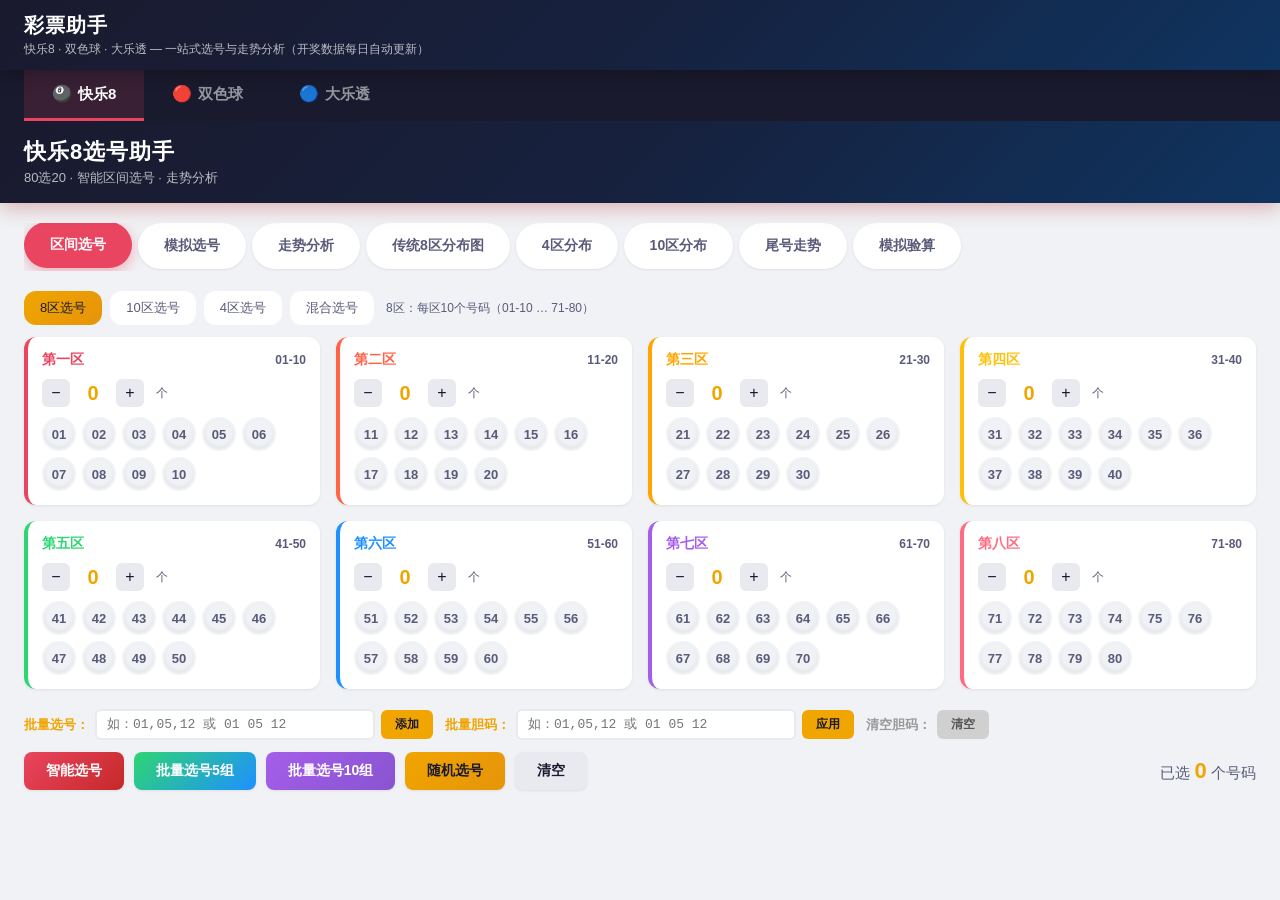
<file: index.html>
<!DOCTYPE html>
<html lang="zh-CN">
<head>
<meta charset="UTF-8">
<meta name="viewport" content="width=device-width, initial-scale=1.0, viewport-fit=cover">
<meta name="theme-color" content="#1a1a2e">
<title>彩票助手 · 快乐8 · 双色球 · 大乐透</title>
<style>
* { margin: 0; padding: 0; box-sizing: border-box; }
::-webkit-scrollbar { width: 6px; height: 6px; }
::-webkit-scrollbar-track { background: transparent; }
::-webkit-scrollbar-thumb { background: #c0c0c0; border-radius: 3px; }
::-webkit-scrollbar-thumb:hover { background: #999; }
:root {
  --bg-dark: #f0f2f5;
  --bg-mid: #ffffff;
  --bg-light: #e8eaf0;
  --fg-primary: #1a1a2e;
  --fg-secondary: #5a5a7a;
  --accent: #e94560;
  --accent-hover: #ff6b81;
  --green: #2ed573;
  --gold: #f0a500;
  --card-bg: #ffffff;
  --shadow-sm: 0 1px 3px rgba(0,0,0,.08);
  --shadow-md: 0 4px 12px rgba(0,0,0,.1);
  --shadow-lg: 0 8px 24px rgba(0,0,0,.12);
  --radius-sm: 8px;
  --radius-md: 12px;
  --radius-lg: 16px;
}
body {
  font-family: "Microsoft YaHei UI", "Segoe UI", sans-serif;
  background: var(--bg-dark);
  color: var(--fg-primary);
  min-height: 100vh;
  display: flex;
  flex-direction: column;
}

/* 顶部导航 */
.top-bar {
  background: linear-gradient(135deg, #1a1a2e 0%, #16213e 50%, #0f3460 100%);
  padding: 12px 24px;
  display: flex;
  align-items: center;
  justify-content: space-between;
  z-index: 100;
  box-shadow: 0 4px 20px rgba(0,0,0,.3);
  flex-shrink: 0;
}
.top-bar h1 {
  font-size: 20px;
  font-weight: 700;
  color: #ffffff;
  letter-spacing: 1px;
}
.top-bar .sub {
  font-size: 12px;
  color: rgba(255,255,255,.7);
  margin-top: 2px;
}

/* 主导航标签 */
.main-tabs {
  display: flex;
  gap: 0;
  background: #1a1a2e;
  padding: 0 24px;
  flex-shrink: 0;
  overflow-x: auto;
  -webkit-overflow-scrolling: touch;
}
.main-tab-btn {
  background: none;
  border: none;
  color: rgba(255,255,255,.55);
  padding: 14px 28px;
  font-size: 15px;
  font-weight: 600;
  cursor: pointer;
  transition: all .25s;
  white-space: nowrap;
  position: relative;
  border-bottom: 3px solid transparent;
}
.main-tab-btn:hover {
  color: rgba(255,255,255,.85);
  background: rgba(255,255,255,.05);
}
.main-tab-btn.active {
  color: #ffffff;
  border-bottom-color: var(--accent);
  background: rgba(233,69,96,.15);
}
.main-tab-btn .tab-icon {
  display: inline-block;
  margin-right: 6px;
  font-size: 16px;
}
.main-tab-btn.klb .tab-icon { color: #ff6b81; }
.main-tab-btn.ssq .tab-icon { color: #e94560; }
.main-tab-btn.dlt .tab-icon { color: #1e90ff; }
.main-tab-btn.active .tab-icon { color: #fff; }

/* iframe 容器 */
.iframe-container {
  flex: 1;
  position: relative;
  overflow: hidden;
}
.iframe-container iframe {
  position: absolute;
  inset: 0;
  width: 100%;
  height: 100%;
  border: none;
  display: none;
}
.iframe-container iframe.active {
  display: block;
}

/* 加载提示 */
.loading-overlay {
  position: absolute;
  inset: 0;
  display: flex;
  align-items: center;
  justify-content: center;
  background: var(--bg-dark);
  z-index: 5;
  pointer-events: none;
  opacity: 0;
  transition: opacity .3s;
}
.loading-overlay.show {
  opacity: 1;
}
.loading-spinner {
  width: 40px;
  height: 40px;
  border: 4px solid var(--bg-light);
  border-top-color: var(--accent);
  border-radius: 50%;
  animation: spin .8s linear infinite;
}
@keyframes spin { to { transform: rotate(360deg); } }

/* 移动端适配 */
@media (max-width: 768px) {
  .top-bar { padding: 10px 16px; }
  .top-bar h1 { font-size: 17px; }
  .main-tabs { padding: 0 8px; }
  .main-tab-btn { padding: 12px 16px; font-size: 14px; }
}
</style>
<link rel="icon" href="data:image/svg+xml,%3Csvg xmlns='http://www.w3.org/2000/svg' viewBox='0 0 32 32'%3E%3Ccircle cx='16' cy='16' r='14' fill='%23e94560'/%3E%3Ccircle cx='16' cy='16' r='6' fill='%23fff'/%3E%3C/svg%3E">
<link rel="stylesheet" href="mobile.css">
</head>
<body class="page-index">

<div class="top-bar">
  <div>
    <h1>彩票助手</h1>
    <div class="sub">快乐8 · 双色球 · 大乐透 — 一站式选号与走势分析（开奖数据每日自动更新）</div>
  </div>
</div>

<div class="main-tabs">
  <button class="main-tab-btn klb active" onclick="switchMainTab('klb', this)">
    <span class="tab-icon">🎱</span>快乐8
  </button>
  <button class="main-tab-btn ssq" onclick="switchMainTab('ssq', this)">
    <span class="tab-icon">🔴</span>双色球
  </button>
  <button class="main-tab-btn dlt" onclick="switchMainTab('dlt', this)">
    <span class="tab-icon">🔵</span>大乐透
  </button>
</div>

<div class="mobile-home" id="mobileHome">
  <div class="m-tip">选择要查看的玩法，开奖数据每日自动更新</div>

  <a class="m-card klb" href="Klb.html">
    <span class="m-ico">🎱</span>
    <span class="m-main">
      <span class="m-title">快乐8</span>
      <span class="m-desc">80选20 · 8/10/4 区智能选号 · 走势与分布</span>
    </span>
    <span class="m-go">进入 ›</span>
  </a>

  <a class="m-card ssq" href="Ssq.html">
    <span class="m-ico">🔴</span>
    <span class="m-main">
      <span class="m-title">双色球</span>
      <span class="m-desc">33选6+16选1 · 红球三区选号 · 走势分析</span>
    </span>
    <span class="m-go">进入 ›</span>
  </a>

  <a class="m-card dlt" href="Dlt.html">
    <span class="m-ico">🔵</span>
    <span class="m-main">
      <span class="m-title">大乐透</span>
      <span class="m-desc">35选5+12选2 · 三区分布 · 走势分析</span>
    </span>
    <span class="m-go">进入 ›</span>
  </a>

  <div class="m-foot">
    开奖数据每日 22:40 自动抓取官方开奖公告<br>数据来源：中国福利彩票网 · 中国体育彩票
  </div>
</div>

<div class="iframe-container" id="iframeContainer">
  <div class="loading-overlay" id="loadingOverlay">
    <div class="loading-spinner"></div>
  </div>
  <iframe id="iframeKlb" src="Klb.html" title="快乐8选号助手"></iframe>
  <iframe id="iframeSsq" src="Ssq.html" title="双色球走势与选号"></iframe>
  <iframe id="iframeDlt" src="Dlt.html" title="大乐透开奖分布图"></iframe>
</div>

<script>
(function() {
  var currentTab = 'klb';
  var iframes = {
    klb: document.getElementById('iframeKlb'),
    ssq: document.getElementById('iframeSsq'),
    dlt: document.getElementById('iframeDlt')
  };
  var loadingOverlay = document.getElementById('loadingOverlay');
  var tabButtons = document.querySelectorAll('.main-tab-btn');

  // 初始化：显示快乐8
  iframes.klb.classList.add('active');

  // 监听所有 iframe 加载完成
  Object.keys(iframes).forEach(function(key) {
    iframes[key].addEventListener('load', function() {
      loadingOverlay.classList.remove('show');
    });
  });

  window.switchMainTab = function(tab, btn) {
    if (currentTab === tab) return;

    // 切换按钮状态
    tabButtons.forEach(function(b) { b.classList.remove('active'); });
    btn.classList.add('active');

    // 隐藏当前 iframe
    iframes[currentTab].classList.remove('active');

    // 显示目标 iframe
    currentTab = tab;
    iframes[tab].classList.add('active');

    // 显示加载提示
    loadingOverlay.classList.add('show');
    // 如果 iframe 已加载完成，立即隐藏加载提示
    setTimeout(function() {
      loadingOverlay.classList.remove('show');
    }, 500);
  };

  // 键盘快捷键切换
  document.addEventListener('keydown', function(e) {
    if (e.ctrlKey && e.key >= '1' && e.key <= '3') {
      e.preventDefault();
      var idx = parseInt(e.key) - 1;
      var tabs = ['klb', 'ssq', 'dlt'];
      var btns = document.querySelectorAll('.main-tab-btn');
      switchMainTab(tabs[idx], btns[idx]);
    }
  });

  // 响应父窗口大小变化
  window.addEventListener('resize', function() {
    Object.keys(iframes).forEach(function(key) {
      var iframe = iframes[key];
      if (iframe.contentWindow) {
        // 触发子页面的 resize 事件
        iframe.contentWindow.dispatchEvent(new Event('resize'));
      }
    });
  });
})();
</script>

</body>
</html>
</file>
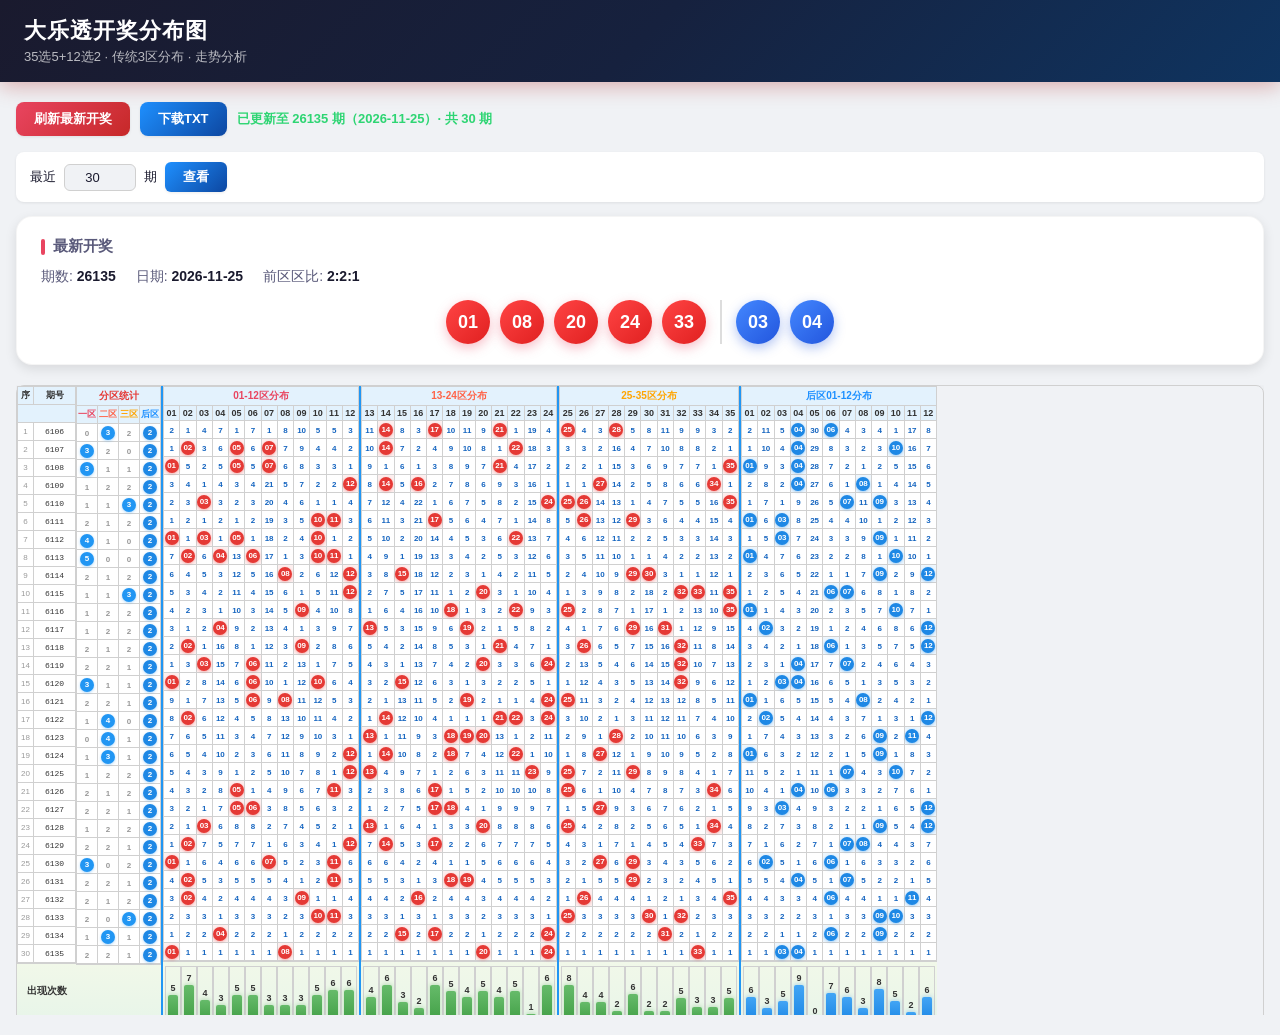
<file: Dlt.html>
<!DOCTYPE html>
<html lang="zh-CN">
<head>
<meta charset="UTF-8">
<meta name="viewport" content="width=device-width, initial-scale=1.0, viewport-fit=cover">
<meta name="theme-color" content="#1a1a2e">
<title>大乐透开奖分布图</title>
<style>
* { margin: 0; padding: 0; box-sizing: border-box; }
::-webkit-scrollbar { width: 6px; height: 6px; }
::-webkit-scrollbar-track { background: transparent; }
::-webkit-scrollbar-thumb { background: #c0c0c0; border-radius: 3px; }
::-webkit-scrollbar-thumb:hover { background: #999; }
:root {
  --bg-dark: #f0f2f5;
  --bg-mid: #ffffff;
  --bg-light: #e8eaf0;
  --fg-primary: #1a1a2e;
  --fg-secondary: #5a5a7a;
  --accent: #e94560;
  --accent-hover: #ff6b81;
  --green: #2ed573;
  --gold: #f0a500;
  --card-bg: #ffffff;
  --shadow-sm: 0 1px 3px rgba(0,0,0,.08);
  --shadow-md: 0 4px 12px rgba(0,0,0,.1);
  --shadow-lg: 0 8px 24px rgba(0,0,0,.12);
  --radius-sm: 8px;
  --radius-md: 12px;
  --radius-lg: 16px;
  --zone1: #e94560; --zone2: #ff6348; --zone3: #ffa502; --zone4: #1e90ff;
}
body {
  font-family: "Microsoft YaHei UI", "Segoe UI", sans-serif;
  background: var(--bg-dark);
  color: var(--fg-primary);
  min-height: 100vh;
}
.top-bar {
  background: linear-gradient(135deg, #1a1a2e 0%, #16213e 50%, #0f3460 100%);
  padding: 16px 24px;
  display: flex;
  align-items: center;
  justify-content: space-between;
  position: sticky; top: 0; z-index: 10;
  box-shadow: 0 4px 20px rgba(165, 10, 10, 0.3);
}
.top-bar h1 {
  font-size: 22px;
  font-weight: 700;
  color: #ffffff;
  letter-spacing: 1px;
}
.top-bar .sub { font-size: 13px; color: rgba(255,255,255,.7); margin-top: 2px; }
.container { max-width: 1400px; margin: 0 auto; padding: 20px 16px; }

.data-bar {
  display: flex;
  gap: 10px;
  align-items: center;
  margin-bottom: 16px;
  flex-wrap: wrap;
}
.data-bar button {
  border: none;
  padding: 8px 18px;
  border-radius: var(--radius-sm);
  font-size: 13px;
  font-weight: 600;
  cursor: pointer;
  transition: all .2s;
  box-shadow: var(--shadow-sm);
}
.btn-fetch {
  background: linear-gradient(135deg, #e94560, #c62828);
  color: #fff;
}
.btn-fetch:hover { box-shadow: var(--shadow-md); transform: translateY(-1px); }
.btn-download {
  background: linear-gradient(135deg, #1e90ff, #0d47a1);
  color: #fff;
}
.btn-download:hover { box-shadow: var(--shadow-md); transform: translateY(-1px); }
.data-status { font-size: 13px; color: var(--fg-secondary); }
.data-status.ok { color: var(--green); font-weight: 600; }

.period-selector {
  display: flex;
  gap: 8px;
  align-items: center;
  margin-bottom: 14px;
  flex-wrap: wrap;
  padding: 10px 14px;
  background: var(--card-bg);
  border-radius: var(--radius-sm);
  box-shadow: var(--shadow-sm);
  font-size: 13px;
  color: var(--fg-primary);
}
.period-input {
  width: 72px;
  padding: 5px 8px;
  border: 1px solid #d0d0d0;
  border-radius: 6px;
  font-size: 13px;
  text-align: center;
  outline: none;
  background: var(--bg-dark);
  color: var(--fg-primary);
  transition: border-color .2s;
}
.period-input:focus { border-color: var(--accent); }
.period-input::placeholder { color: #aaa; font-size: 11px; }
.btn-period-apply {
  border: none;
  padding: 6px 18px;
  border-radius: 6px;
  font-size: 13px;
  font-weight: 600;
  cursor: pointer;
  background: linear-gradient(135deg, #1e90ff, #0d47a1);
  color: #fff;
  transition: all .2s;
  box-shadow: var(--shadow-sm);
}
.btn-period-apply:hover { box-shadow: var(--shadow-md); transform: translateY(-1px); }
.period-hint { font-size: 12px; color: var(--fg-secondary); }
.period-hint.error { color: var(--accent); font-weight: 600; }

.latest-draw {
  background: var(--card-bg);
  border-radius: var(--radius-lg);
  padding: 20px 24px;
  margin-bottom: 20px;
  box-shadow: var(--shadow-md);
  border: 1px solid rgba(0,0,0,.04);
}
.latest-draw h3 {
  font-size: 15px;
  color: var(--fg-secondary);
  margin-bottom: 12px;
  display: flex;
  align-items: center;
  gap: 8px;
}
.latest-draw h3 .title-bar {
  display: inline-block;
  width: 4px;
  height: 16px;
  background: var(--accent);
  border-radius: 2px;
}
.latest-draw .draw-info {
  display: flex;
  gap: 20px;
  margin-bottom: 14px;
  font-size: 14px;
  color: var(--fg-secondary);
  flex-wrap: wrap;
}
.latest-draw .draw-info strong { color: var(--fg-primary); }
.latest-draw .balls-row {
  display: flex;
  align-items: center;
  gap: 10px;
  flex-wrap: wrap;
  justify-content: center;
}
.draw-ball {
  width: 44px; height: 44px;
  border-radius: 50%;
  display: flex;
  align-items: center;
  justify-content: center;
  font-size: 18px;
  font-weight: 700;
  color: #fff;
  box-shadow: 0 4px 12px rgba(233,69,96,.35);
  animation: popIn .4s cubic-bezier(.68,-.55,.27,1.55);
}
.draw-ball.red { background: linear-gradient(135deg, #ff4444, #e02020); }
.draw-ball.blue { background: linear-gradient(135deg, #4488ff, #2255dd); box-shadow: 0 4px 12px rgba(34,85,221,.35); }
.draw-divider { width: 2px; height: 44px; background: #ddd; margin: 0 4px; }
@keyframes popIn {
  0% { transform: scale(0) rotate(-45deg); opacity: 0; }
  70% { transform: scale(1.15) rotate(5deg); }
  100% { transform: scale(1) rotate(0); opacity: 1; }
}

.dist-container { overflow-x: auto; max-height: 70vh; overflow-y: auto; }
.dist-main {
  display: flex;
  gap: 0;
  min-width: max-content;
  border: 1px solid #d0d0d0;
  border-radius: var(--radius-sm);
  box-shadow: var(--shadow-md);
}
.dist-period-col {
  flex-shrink: 0;
  background: #fff;
  padding: 0;
}
.dist-stat-col {
  flex-shrink: 0;
  background: #fff;
  padding: 0;
  border-right: 2px solid #2196f3;
}
.dist-zones-row {
  display: flex;
  gap: 0;
}
.dist-zone-col {
  flex-shrink: 0;
  background: #fff;
  padding: 0;
  border-right: 2px solid #2196f3;
}
.dist-zone-col:last-child { border-right: none; }
.dist-table {
  border-collapse: collapse;
  font-size: 10px;
  border: 1px solid #d0d0d0;
}
.dist-table th {
  background: #e3f2fd;
  padding: 2px 1px;
  text-align: center;
  font-weight: 600;
  font-size: 9px;
  white-space: nowrap;
  min-width: 16px;
  border: 1px solid #d0d0d0;
  color: #333;
}
.dist-table td {
  padding: 0;
  text-align: center;
  border: 1px solid #d0d0d0;
  height: 18px;
  width: 16px;
  min-width: 16px;
  position: relative;
}
.dist-ball {
  display: inline-flex;
  align-items: center;
  justify-content: center;
  width: 14px;
  height: 14px;
  border-radius: 50%;
  font-size: 8px;
  font-weight: 700;
  color: #fff;
  background: #e53935;
  box-shadow: 0 1px 3px rgba(229,57,53,.35);
}
.dist-ball.blue-ball {
  background: #1e88e5;
  box-shadow: 0 1px 3px rgba(30,136,229,.35);
}
.dist-miss {
  font-size: 8px;
  color: #1565c0;
  font-weight: 600;
}
.dist-table .hit { background: rgba(229,57,53,.08); }
.dist-table .hit-blue { background: rgba(30,136,229,.08); }
.dist-stat-ball {
  display: inline-flex;
  align-items: center;
  justify-content: center;
  width: 14px;
  height: 14px;
  border-radius: 50%;
  font-size: 8px;
  font-weight: 700;
  color: #fff;
  background: #2196f3;
  box-shadow: 0 1px 3px rgba(33,150,243,.35);
}
.dist-stat-num {
  font-size: 8px;
  color: #999;
  font-weight: 600;
}
.dist-zone-col, .dist-period-col, .dist-stat-col {
  display: flex;
  flex-direction: column;
}
.zone-stat {
  display: grid;
  grid-template-columns: repeat(var(--cols), 1fr);
  gap: 0;
  padding: 4px 2px;
  border-top: 1px solid #d0d0d0;
  background: linear-gradient(to top, #e8f5e9, #f1f8e9);
  flex-shrink: 0;
}
.zone-stat-cell {
  display: flex;
  flex-direction: column;
  align-items: center;
  justify-content: flex-end;
  height: 55px;
  min-width: 16px;
  border: 1px solid #d0d0d0;
}
.zone-stat-count {
  font-size: 9px;
  font-weight: 700;
  color: #333;
  margin-bottom: 2px;
  line-height: 1;
}
.zone-stat-bar {
  width: 10px;
  min-height: 2px;
  background: linear-gradient(to top, #43a047, #66bb6a);
  border-radius: 2px 2px 0 0;
  transition: height 0.3s ease;
  box-shadow: 0 -1px 4px rgba(67,160,71,.3);
}
.dist-footer-label {
  height: 55px;
  display: flex;
  align-items: center;
  justify-content: center;
  font-size: 10px;
  font-weight: 600;
  color: #333;
  background: linear-gradient(to top, #e8f5e9, #f1f8e9);
  border-top: 1px solid #d0d0d0;
  padding: 4px 2px;
  flex-shrink: 0;
}
.dist-footer-placeholder {
  height: 55px;
  background: linear-gradient(to top, #e8f5e9, #f1f8e9);
  border-top: 1px solid #d0d0d0;
  flex-shrink: 0;
}
</style>
<link rel="icon" href="data:image/svg+xml,%3Csvg xmlns='http://www.w3.org/2000/svg' viewBox='0 0 32 32'%3E%3Ccircle cx='16' cy='16' r='14' fill='%23e94560'/%3E%3Ccircle cx='16' cy='16' r='6' fill='%23fff'/%3E%3C/svg%3E">
<link rel="stylesheet" href="mobile.css">
</head>
<body class="page-dlt">

<div class="top-bar">
  <div>
    <h1>大乐透开奖分布图</h1>
    <div class="sub">35选5+12选2 · 传统3区分布 · 走势分析</div>
  </div>
</div>

<div class="container">
  <div class="data-bar">
    <button class="btn-fetch" onclick="fetchData(null, true)">刷新最新开奖</button>
    <button class="btn-download" onclick="downloadDataTxt()">下载TXT</button>
    <span class="data-status" id="dataStatus">未加载数据</span>
  </div>

  <div class="period-selector">
    <span>最近</span>
    <input type="number" id="recentN" value="30" min="1" max="100" class="period-input" placeholder="期数">
    <span>期</span>
    <button class="btn-period-apply" onclick="applyPeriod()">查看</button>
    <span class="period-hint" id="periodHint"></span>
  </div>

  <div id="latestDraw" class="latest-draw" style="display:none;">
    <h3><span class="title-bar"></span>最新开奖</h3>
    <div class="draw-info" id="drawInfo"></div>
    <div class="balls-row" id="drawBalls"></div>
  </div>

  <div class="scroll-hint">表格较宽，左右滑动查看全部号码</div>
<div class="dist-container" id="distContainer"></div>
</div>

<script src="data.js"></script>
<script>
var drawData = [];

var RED_ZONES = [
  { id: 1, label: '第一区', range: [1, 12],  color: '#e94560' },
  { id: 2, label: '第二区', range: [13, 24], color: '#ff6348' },
  { id: 3, label: '第三区', range: [25, 35], color: '#ffa502' }
];

var BLUE_ZONE = { id: 4, label: '后区', range: [1, 12], color: '#1e90ff' };

function getRedZoneCounts(redNums) {
  return RED_ZONES.map(function(z) {
    return redNums.filter(function(n) { return n >= z.range[0] && n <= z.range[1]; }).length;
  });
}

var RED_KEYS = ['one','two','three','four','five'];
var BLUE_KEYS = ['six','seven'];

function parseItemNums(item) {
  var reds = RED_KEYS.map(function(k) { return parseInt(item[k]); }).filter(function(n) { return !isNaN(n) && n >= 1 && n <= 35; }).sort(function(a, b) { return a - b; });
  var blues = BLUE_KEYS.map(function(k) { return parseInt(item[k]); }).filter(function(n) { return !isNaN(n) && n >= 1 && n <= 12; });
  if (reds.length < 5) {
    var numsStr = item.number || item.nums || item.haoma || '';
    var parts = String(numsStr).split('+');
    reds = parts[0] ? parts[0].split(/[,，\s]+/).map(Number).filter(function(n) { return !isNaN(n) && n >= 1 && n <= 35; }).sort(function(a, b) { return a - b; }) : reds;
    blues = parts[1] ? parts[1].split(/[,，\s]+/).map(Number).filter(function(n) { return !isNaN(n) && n >= 1 && n <= 12; }) : blues;
  }
  return { reds: reds, blues: blues };
}

function downloadDataTxt() {
  if (drawData.length === 0) {
    alert('暂无数据，请先获取最新开奖数据');
    return;
  }
  var data = drawData.slice().reverse();
  var lines = [];
  lines.push('大乐透开奖数据');
  lines.push('期号\t日期\t前区\t后区\t区比');
  data.forEach(function(item) {
    lines.push(
      item.period + '\t' +
      item.date + '\t' +
      item.reds.map(function(n) { return String(n).padStart(2, '0'); }).join(' ') + '\t' +
      item.blues.map(function(n) { return String(n).padStart(2, '0'); }).join(' ') + '\t' +
      item.zoneCounts.join(':')
    );
  });
  var blob = new Blob([lines.join('\n')], { type: 'text/plain;charset=utf-8' });
  var link = document.createElement('a');
  link.download = '大乐透开奖数据.txt';
  link.href = URL.createObjectURL(blob);
  link.click();
  URL.revokeObjectURL(link.href);
}

function fetchData(limit, forceFresh) {
  limit = parseInt(limit || (document.getElementById('recentN') || {}).value, 10) || 30;
  if (limit < 1) limit = 1;
  if (limit > 100) limit = 100;
  document.getElementById('recentN').value = limit;

  var statusEl = document.getElementById('dataStatus');
  statusEl.textContent = '正在获取最新开奖数据...';
  statusEl.className = 'data-status';

  return LotteryData.load('dlt', { fresh: !!forceFresh })
    .then(function(res) {
      drawData = res.draws.slice(0, Math.max(limit, 30)).map(function(d) {
        var reds = (d.nums || []).slice().sort(function(a, b) { return a - b; });
        var blues = (d.extra || []).slice().sort(function(a, b) { return a - b; });
        return {
          period: String(d.period),
          date: d.date || '',
          reds: reds,
          blues: blues,
          zoneCounts: getRedZoneCounts(reds)
        };
      }).filter(function(d) { return d.reds.length >= 5; });

      if (drawData.length === 0) throw new Error('有效数据不足');

      statusEl.textContent = '已更新至 ' + res.latest + ' 期（' + (res.latestDate || '—') + '）· 共 ' + drawData.length + ' 期';
      statusEl.className = 'data-status ok';

      renderLatestDraw();
      buildDistribution();
      return drawData;
    })
    .catch(function(err) {
      statusEl.textContent = '获取失败: ' + (err.message || '请稍后重试');
      statusEl.className = 'data-status';
      throw err;
    });
}

function applyPeriod() {
  var hintEl = document.getElementById('periodHint');
  hintEl.textContent = '';
  hintEl.className = 'period-hint';

  var n = parseInt(document.getElementById('recentN').value) || 30;
  if (n < 1 || n > 100) {
    hintEl.textContent = '期数请填1-100';
    hintEl.className = 'period-hint error';
    return;
  }

  fetchData(n);
}

function renderLatestDraw() {
  if (drawData.length === 0) return;
  var item = drawData[0];
  var el = document.getElementById('latestDraw');
  el.style.display = '';

  document.getElementById('drawInfo').innerHTML =
    '<span>期数: <strong>' + item.period + '</strong></span>' +
    '<span>日期: <strong>' + item.date + '</strong></span>' +
    '<span>前区区比: <strong>' + item.zoneCounts.join(':') + '</strong></span>';

  var ballsHtml = '';
  item.reds.forEach(function(n) {
    ballsHtml += '<div class="draw-ball red">' + String(n).padStart(2, '0') + '</div>';
  });
  ballsHtml += '<div class="draw-divider"></div>';
  item.blues.forEach(function(n) {
    ballsHtml += '<div class="draw-ball blue">' + String(n).padStart(2, '0') + '</div>';
  });
  document.getElementById('drawBalls').innerHTML = ballsHtml;
}

function buildDistribution() {
  var container = document.getElementById('distContainer');
  container.innerHTML = '';
  if (drawData.length === 0) return;

  var dataSlice = drawData.slice().reverse();

  var redMissings = {};
  for (var n = 1; n <= 35; n++) {
    redMissings[n] = [];
    for (var i = 0; i < dataSlice.length; i++) {
      if (dataSlice[i].reds.indexOf(n) !== -1) {
        redMissings[n][i] = 0;
      } else {
        var found = false;
        for (var j = i + 1; j < dataSlice.length; j++) {
          if (dataSlice[j].reds.indexOf(n) !== -1) {
            redMissings[n][i] = j - i;
            found = true;
            break;
          }
        }
        redMissings[n][i] = found ? redMissings[n][i] : dataSlice.length - i;
      }
    }
  }

  var blueMissings = {};
  for (var n = 1; n <= 12; n++) {
    blueMissings[n] = [];
    for (var i = 0; i < dataSlice.length; i++) {
      if (dataSlice[i].blues.indexOf(n) !== -1) {
        blueMissings[n][i] = 0;
      } else {
        var found = false;
        for (var j = i + 1; j < dataSlice.length; j++) {
          if (dataSlice[j].blues.indexOf(n) !== -1) {
            blueMissings[n][i] = j - i;
            found = true;
            break;
          }
        }
        blueMissings[n][i] = found ? blueMissings[n][i] : dataSlice.length - i;
      }
    }
  }

  var redCounts = {};
  for (var n = 1; n <= 35; n++) {
    redCounts[n] = dataSlice.filter(function(d) { return d.reds.indexOf(n) !== -1; }).length;
  }
  var blueCounts = {};
  for (var n = 1; n <= 12; n++) {
    blueCounts[n] = dataSlice.filter(function(d) { return d.blues.indexOf(n) !== -1; }).length;
  }

  var main = document.createElement('div');
  main.className = 'dist-main';

  var periodDiv = document.createElement('div');
  periodDiv.className = 'dist-period-col';
  var periodTbody = '';
  dataSlice.forEach(function(d, i) {
    periodTbody += '<tr>' +
      '<td style="color:#999;font-size:8px;">' + (i + 1) + '</td>' +
      '<td style="font-family:Consolas,monospace;font-size:8px;color:#333;">' + d.period.slice(-4) + '</td>' +
    '</tr>';
  });
  periodDiv.innerHTML =
    '<table class="dist-table">' +
      '<thead><tr><th style="width:16px;">序</th><th style="width:42px;">期号</th></tr><tr><th colspan="2" style="height:18px;"></th></tr></thead>' +
      '<tbody>' + periodTbody + '</tbody>' +
    '</table>' +
    '<div class="dist-footer-label">出现次数</div>';
  main.appendChild(periodDiv);

  var statDiv = document.createElement('div');
  statDiv.className = 'dist-stat-col';
  var statTbody = '';
  dataSlice.forEach(function(d) {
    var rowHtml = '';
    d.zoneCounts.forEach(function(c) {
      if (c >= 3) {
        rowHtml += '<td><span class="dist-stat-ball">' + c + '</span></td>';
      } else {
        rowHtml += '<td><span class="dist-stat-num">' + c + '</span></td>';
      }
    });
    var blueCount = d.blues.length;
    if (blueCount >= 1) {
      rowHtml += '<td><span class="dist-stat-ball" style="background:#1e88e5;">' + blueCount + '</span></td>';
    } else {
      rowHtml += '<td><span class="dist-stat-num">' + blueCount + '</span></td>';
    }
    statTbody += '<tr>' + rowHtml + '</tr>';
  });
  statDiv.innerHTML =
    '<table class="dist-table">' +
      '<thead>' +
        '<tr><th colspan="4" style="color:#e53935;font-size:10px;">分区统计</th></tr>' +
        '<tr>' +
          '<th style="color:#e94560;">一区</th>' +
          '<th style="color:#ff6348;">二区</th>' +
          '<th style="color:#ffa502;">三区</th>' +
          '<th style="color:#1e90ff;">后区</th>' +
        '</tr>' +
      '</thead>' +
      '<tbody>' + statTbody + '</tbody>' +
    '</table>' +
    '<div class="dist-footer-placeholder"></div>';
  main.appendChild(statDiv);

  var zonesDiv = document.createElement('div');
  zonesDiv.className = 'dist-zones-row';

  RED_ZONES.forEach(function(zone) {
    var zoneDiv = document.createElement('div');
    zoneDiv.className = 'dist-zone-col';

    var nums = [];
    for (var n = zone.range[0]; n <= zone.range[1]; n++) nums.push(n);
    var ballCount = nums.length;

    var tbodyHtml = '';
    dataSlice.forEach(function(d, rowIdx) {
      var rowHtml = '';
      nums.forEach(function(n) {
        if (d.reds.indexOf(n) !== -1) {
          rowHtml += '<td class="hit"><span class="dist-ball">' + String(n).padStart(2, '0') + '</span></td>';
        } else {
          var miss = redMissings[n][rowIdx];
          rowHtml += '<td><span class="dist-miss">' + miss + '</span></td>';
        }
      });
      tbodyHtml += '<tr>' + rowHtml + '</tr>';
    });

    var zoneMaxCount = Math.max.apply(null, nums.map(function(n) { return redCounts[n]; }));
    var statHtml = nums.map(function(n) {
      var count = redCounts[n];
      var barHeight = zoneMaxCount > 0 ? Math.max(2, Math.round((count / zoneMaxCount) * 35)) : 0;
      return '<div class="zone-stat-cell">' +
        '<div class="zone-stat-count">' + count + '</div>' +
        '<div class="zone-stat-bar" style="height:' + barHeight + 'px;"></div>' +
      '</div>';
    }).join('');

    zoneDiv.innerHTML =
      '<table class="dist-table">' +
        '<thead>' +
          '<tr><th colspan="' + ballCount + '" style="color:' + zone.color + ';font-size:10px;">' +
            String(zone.range[0]).padStart(2, '0') + '-' + String(zone.range[1]).padStart(2, '0') + '区分布</th></tr>' +
          '<tr>' + nums.map(function(n) { return '<th>' + String(n).padStart(2, '0') + '</th>'; }).join('') + '</tr>' +
        '</thead>' +
        '<tbody>' + tbodyHtml + '</tbody>' +
      '</table>' +
      '<div class="zone-stat" style="--cols:' + ballCount + ';">' + statHtml + '</div>';
    zonesDiv.appendChild(zoneDiv);
  });

  var blueZoneDiv = document.createElement('div');
  blueZoneDiv.className = 'dist-zone-col';

  var blueNums = [];
  for (var n = BLUE_ZONE.range[0]; n <= BLUE_ZONE.range[1]; n++) blueNums.push(n);

  var blueTbodyHtml = '';
  dataSlice.forEach(function(d, rowIdx) {
    var rowHtml = '';
    blueNums.forEach(function(n) {
      if (d.blues.indexOf(n) !== -1) {
        rowHtml += '<td class="hit-blue"><span class="dist-ball blue-ball">' + String(n).padStart(2, '0') + '</span></td>';
      } else {
        var miss = blueMissings[n][rowIdx];
        rowHtml += '<td><span class="dist-miss">' + miss + '</span></td>';
      }
    });
    blueTbodyHtml += '<tr>' + rowHtml + '</tr>';
  });

  var blueMaxCount = Math.max.apply(null, blueNums.map(function(n) { return blueCounts[n]; }));
  var blueStatHtml = blueNums.map(function(n) {
    var count = blueCounts[n];
    var barHeight = blueMaxCount > 0 ? Math.max(2, Math.round((count / blueMaxCount) * 35)) : 0;
    return '<div class="zone-stat-cell">' +
      '<div class="zone-stat-count">' + count + '</div>' +
      '<div class="zone-stat-bar" style="height:' + barHeight + 'px;background:linear-gradient(to top,#1e88e5,#42a5f5);box-shadow:0 -1px 4px rgba(30,136,229,.3);"></div>' +
    '</div>';
  }).join('');

  blueZoneDiv.innerHTML =
    '<table class="dist-table">' +
      '<thead>' +
        '<tr><th colspan="12" style="color:' + BLUE_ZONE.color + ';font-size:10px;">后区01-12分布</th></tr>' +
        '<tr>' + blueNums.map(function(n) { return '<th>' + String(n).padStart(2, '0') + '</th>'; }).join('') + '</tr>' +
      '</thead>' +
      '<tbody>' + blueTbodyHtml + '</tbody>' +
    '</table>' +
    '<div class="zone-stat" style="--cols:12;">' + blueStatHtml + '</div>';
  zonesDiv.appendChild(blueZoneDiv);

  main.appendChild(zonesDiv);
  container.appendChild(main);
}

fetchData().catch(function () { /* 状态已提示 */ });
</script>
<script src="mobile.js"></script>
</body>
</html>
</file>
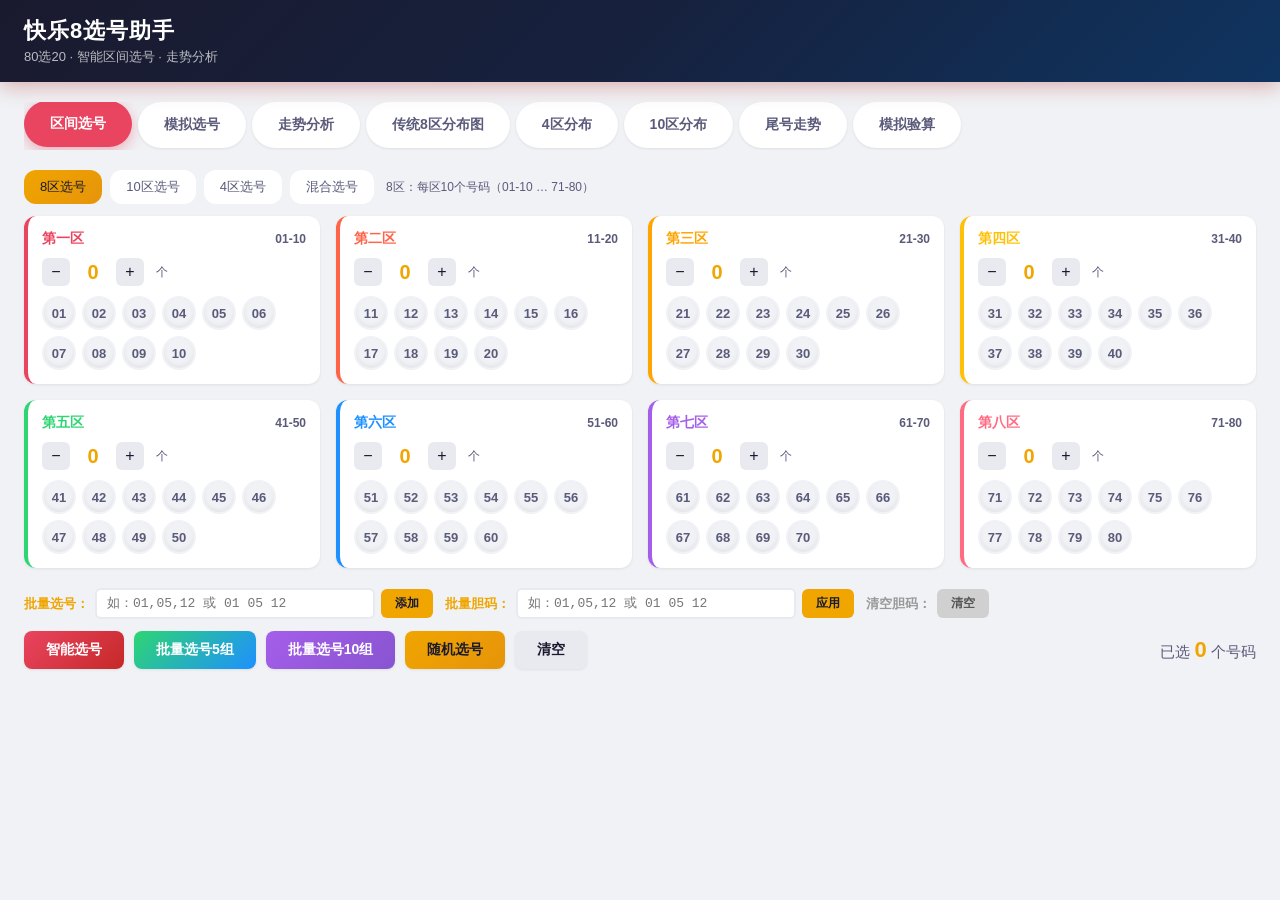
<file: Klb.html>
<!DOCTYPE html>
<html lang="zh-CN">
<head>
<meta charset="UTF-8">
<meta name="viewport" content="width=device-width, initial-scale=1.0, viewport-fit=cover">
<meta name="theme-color" content="#1a1a2e">
<title>快乐8选号助手</title>
<style>
* { margin: 0; padding: 0; box-sizing: border-box; }
::-webkit-scrollbar { width: 6px; height: 6px; }
::-webkit-scrollbar-track { background: transparent; }
::-webkit-scrollbar-thumb { background: #c0c0c0; border-radius: 3px; }
::-webkit-scrollbar-thumb:hover { background: #999; }
:root {
  --bg-dark: #f0f2f5;
  --bg-mid: #ffffff;
  --bg-light: #e8eaf0;
  --fg-primary: #1a1a2e;
  --fg-secondary: #5a5a7a;
  --accent: #e94560;
  --accent-hover: #ff6b81;
  --green: #2ed573;
  --gold: #f0a500;
  --card-bg: #ffffff;
  --shadow-sm: 0 1px 3px rgba(0,0,0,.08);
  --shadow-md: 0 4px 12px rgba(0,0,0,.1);
  --shadow-lg: 0 8px 24px rgba(0,0,0,.12);
  --radius-sm: 8px;
  --radius-md: 12px;
  --radius-lg: 16px;
  --zone1: #e94560; --zone2: #ff6348; --zone3: #ffa502; --zone4: #ffc107;
  --zone5: #2ed573; --zone6: #1e90ff; --zone7: #a55eea; --zone8: #ff6b81;
}
body {
  font-family: "Microsoft YaHei UI", "Segoe UI", sans-serif;
  background: var(--bg-dark);
  color: var(--fg-primary);
  min-height: 100vh;
}
.top-bar {
  background: linear-gradient(135deg, #1a1a2e 0%, #16213e 50%, #0f3460 100%);
  padding: 16px 24px;
  display: flex;
  align-items: center;
  justify-content: space-between;
  position: sticky; top: 0; z-index: 10;
  box-shadow: 0 4px 20px rgba(165, 10, 10, 0.3);
}
.top-bar h1 {
  font-size: 22px;
  font-weight: 700;
  color: #ffffff;
  letter-spacing: 1px;
}
.top-bar .sub { font-size: 13px; color: rgba(255,255,255,.7); margin-top: 2px; }

.container { max-width: 1920px; margin: 0 auto; padding: 20px 24px; }

/* Tabs */
.tabs { display: flex; gap: 6px; margin-bottom: 20px; overflow-x: auto; -webkit-overflow-scrolling: touch; padding-bottom: 2px; min-height: 48px; }
.tab-btn {
  background: var(--bg-mid);
  color: var(--fg-secondary);
  border: 2px solid transparent;
  padding: 10px 24px;
  border-radius: 24px;
  font-size: 14px;
  font-weight: 600;
  cursor: grab;
  transition: all .25s;
  white-space: nowrap;
  flex-shrink: 0;
  box-shadow: var(--shadow-sm);
  position: relative;
}
.tab-btn:active { cursor: grabbing; }
.tab-btn.dragging {
  opacity: 0.5;
  transform: scale(1.05);
}
.tab-btn.drag-over {
  border-color: var(--accent);
  background: rgba(233,69,96,0.1);
}
.tab-btn.active {
  background: var(--accent);
  color: #fff;
  box-shadow: 0 4px 14px rgba(233,69,96,.4);
  transform: translateY(-1px);
}
.tab-btn:hover:not(.active) { background: var(--bg-light); color: var(--fg-primary); }
.tab-panel { display: none; }
.tab-panel.active { display: block; animation: fadeIn .3s ease; }
@keyframes fadeIn { from { opacity: 0; transform: translateY(6px); } to { opacity: 1; transform: translateY(0); } }

/* 选号面板 */
.zone-grid {
  display: grid;
  grid-template-columns: repeat(auto-fill, minmax(280px, 1fr));
  gap: 16px;
  margin-bottom: 20px;
}
.zone-card {
  background: var(--card-bg);
  border-radius: var(--radius-md);
  padding: 14px;
  border-left: 4px solid var(--zcolor, var(--accent));
  box-shadow: var(--shadow-sm);
  transition: box-shadow .2s, transform .2s;
}
.zone-card:hover { box-shadow: var(--shadow-md); transform: translateY(-2px); }
.zone-card h3 {
  font-size: 14px;
  margin-bottom: 10px;
  display: flex;
  align-items: center;
  justify-content: space-between;
}
.zone-card h3 .range { color: var(--fg-secondary); font-size: 12px; }
.zone-count-ctrl {
  display: flex;
  align-items: center;
  gap: 8px;
  margin-bottom: 10px;
}
.zone-count-ctrl button {
  width: 28px; height: 28px;
  border-radius: 6px;
  border: none;
  background: var(--bg-light);
  color: var(--fg-primary);
  font-size: 16px;
  cursor: pointer;
  transition: all .15s;
}
.zone-count-ctrl button:hover { background: var(--accent); color: #fff; transform: scale(1.1); }
.zone-count-ctrl .count-display {
  font-size: 20px;
  font-weight: 700;
  min-width: 30px;
  text-align: center;
  color: var(--gold);
}
.zone-balls {
  display: flex;
  flex-wrap: wrap;
  gap: 6px;
}
.ball {
  width: 34px; height: 34px;
  border-radius: 50%;
  display: flex;
  align-items: center;
  justify-content: center;
  font-size: 13px;
  font-weight: 600;
  cursor: pointer;
  transition: all .2s;
  background: var(--bg-dark);
  color: var(--fg-secondary);
  border: 2px solid transparent;
  box-shadow: inset 0 -2px 4px rgba(0,0,0,.06);
}
.ball:hover { border-color: var(--accent); color: var(--fg-primary); transform: scale(1.08); }
.ball.selected {
  background: var(--zcolor, var(--accent));
  color: #fff;
  border-color: transparent;
  transform: scale(1.1);
  box-shadow: 0 3px 10px rgba(233,69,96,.35);
}
.ball.auto-picked {
  background: var(--green);
  color: #1a1a2e;
  border-color: transparent;
  transform: scale(1.1);
  box-shadow: 0 0 10px rgba(46,213,115,.5);
}
.ball.fixed {
  background: var(--gold);
  color: #1a1a2e;
  border-color: transparent;
  transform: scale(1.1);
  box-shadow: 0 0 10px rgba(240,165,0,.5);
  position: relative;
}
.ball.fixed::after {
  content: '★';
  position: absolute;
  top: -8px;
  right: -8px;
  font-size: 10px;
  color: var(--gold);
  text-shadow: 0 0 2px rgba(0,0,0,.5);
}

/* 操作栏 */
.action-bar {
  display: flex;
  gap: 10px;
  margin-bottom: 20px;
  flex-wrap: wrap;
  align-items: center;
}
.action-bar button {
  border: none;
  padding: 10px 22px;
  border-radius: var(--radius-sm);
  font-size: 14px;
  font-weight: 600;
  cursor: pointer;
  transition: all .25s;
  box-shadow: var(--shadow-sm);
}
.action-bar button:hover { opacity: .9; transform: translateY(-2px); box-shadow: var(--shadow-md); }
.action-bar button:active { transform: translateY(0); }
.btn-generate {
  background: linear-gradient(135deg, #e94560, #c62828);
  color: #fff;
}
.btn-mode {
  padding: 8px 16px;
  border: 2px solid var(--border-color);
  background: var(--card-bg);
  color: var(--fg-secondary);
  border-radius: var(--radius-md);
  font-size: 13px;
  cursor: pointer;
  transition: all 0.2s;
}
.btn-mode:hover { border-color: var(--gold); color: var(--gold); }
.btn-mode.active {
  background: linear-gradient(135deg, var(--gold), #e6940a);
  border-color: var(--gold);
  color: #1a1a2e;
}
.zone-mode-row {
  display: flex;
  gap: 8px;
  margin-bottom: 12px;
  flex-wrap: wrap;
  align-items: center;
}
.zone-mode-hint {
  font-size: 12px;
  color: var(--fg-secondary);
  margin-left: 4px;
}
/* 10区选号：每区8个号码，球排成一行 */
.zone-grid.zone-grid-10 {
  grid-template-columns: repeat(auto-fill, minmax(268px, 1fr));
  gap: 12px;
}
.zone-grid.zone-grid-10 .zone-balls {
  display: grid;
  grid-template-columns: repeat(8, 1fr);
  gap: 4px;
}
.zone-grid.zone-grid-10 .ball {
  width: 100%;
  min-width: 0;
  height: auto;
  aspect-ratio: 1 / 1;
  font-size: 12px;
}
.btn-clear { background: var(--bg-light); color: var(--fg-primary); }
.btn-random {
  background: linear-gradient(135deg, #f0a500, #e6940a);
  color: #1a1a2e;
}
.total-info {
  margin-left: auto;
  font-size: 15px;
  color: var(--fg-secondary);
}
.total-info strong { color: var(--gold); font-size: 22px; }

/* 结果区 */
.result-area {
  background: var(--card-bg);
  border-radius: var(--radius-lg);
  padding: 24px;
  margin-bottom: 20px;
  min-height: 80px;
  box-shadow: var(--shadow-md);
  border: 1px solid rgba(0,0,0,.04);
}
.result-area h3 { margin-bottom: 14px; font-size: 15px; color: var(--fg-secondary); }
.result-balls {
  display: flex;
  flex-wrap: wrap;
  gap: 10px;
  justify-content: center;
}
.result-ball {
  width: 44px; height: 44px;
  border-radius: 50%;
  display: flex;
  align-items: center;
  justify-content: center;
  font-size: 16px;
  font-weight: 700;
  background: var(--accent);
  color: #fff;
  box-shadow: 0 4px 12px rgba(233,69,96,.4);
  animation: popIn .4s cubic-bezier(.68,-.55,.27,1.55);
}
@keyframes popIn {
  0% { transform: scale(0) rotate(-45deg); opacity: 0; }
  70% { transform: scale(1.15) rotate(5deg); }
  100% { transform: scale(1) rotate(0); opacity: 1; }
}

/* 历史记录 */
.history-list {
  display: flex;
  flex-direction: column;
  gap: 8px;
}
.history-item {
  background: var(--card-bg);
  border-radius: var(--radius-sm);
  padding: 12px 16px;
  box-shadow: var(--shadow-sm);
  transition: box-shadow .2s;
}
.history-item:hover { box-shadow: var(--shadow-md); }
.history-item .label {
  font-size: 12px;
  color: var(--fg-secondary);
  margin-bottom: 6px;
}
.history-item .nums {
  display: flex;
  flex-wrap: wrap;
  gap: 5px;
}
.history-item .mini-ball {
  width: 28px; height: 28px;
  border-radius: 50%;
  display: flex;
  align-items: center;
  justify-content: center;
  font-size: 11px;
  font-weight: 600;
  background: var(--bg-light);
  color: var(--fg-primary);
  box-shadow: inset 0 -1px 2px rgba(0,0,0,.08);
}

/* 已保存选号区域 */
.history-section {
  background: var(--card-bg);
  border-radius: var(--radius-lg);
  padding: 16px;
  margin-bottom: 16px;
  box-shadow: var(--shadow-sm);
  border: 1px solid rgba(0,0,0,.04);
}
.history-section-header {
  display: flex;
  align-items: center;
  justify-content: space-between;
  margin-bottom: 12px;
}
.history-section-header h3 {
  font-size: 15px;
  display: flex;
  align-items: center;
  gap: 8px;
}
.saved-card {
  background: var(--card-bg);
  border-radius: var(--radius-lg);
  padding: 16px;
  margin-bottom: 16px;
  box-shadow: var(--shadow-md);
  border: 2px solid var(--gold);
  animation: fadeIn .3s ease;
}
.saved-card-header {
  display: flex;
  align-items: center;
  justify-content: space-between;
  margin-bottom: 10px;
}
.saved-card-title {
  font-size: 14px;
  font-weight: 700;
  color: var(--gold);
}
.saved-balls-preview {
  display: flex;
  flex-wrap: wrap;
  gap: 6px;
  padding: 12px;
  background: var(--bg-dark);
  border-radius: 8px;
  min-height: 50px;
  margin-bottom: 10px;
}
.saved-balls-preview .preview-ball {
  width: 30px; height: 30px;
  border-radius: 50%;
  display: flex;
  align-items: center;
  justify-content: center;
  font-size: 12px;
  font-weight: 600;
  background: var(--accent);
  color: #fff;
  box-shadow: 0 2px 6px rgba(233,69,96,.3);
}
.saved-card-footer {
  display: flex;
  gap: 8px;
  align-items: center;
  flex-wrap: wrap;
}
.save-name-input {
  flex: 1;
  min-width: 160px;
  padding: 8px 12px;
  border: 1px solid var(--bg-light);
  border-radius: 6px;
  font-size: 13px;
  background: var(--bg-dark);
  color: var(--fg-primary);
  outline: none;
}
.save-name-input:focus {
  border-color: var(--gold);
}
.btn-save {
  border: none;
  padding: 8px 18px;
  border-radius: 6px;
  font-size: 13px;
  font-weight: 600;
  cursor: pointer;
  background: linear-gradient(135deg, #f0a500, #e6940a);
  color: #1a1a2e;
  transition: all .2s;
  box-shadow: var(--shadow-sm);
}
.btn-save:hover {
  transform: translateY(-1px);
  box-shadow: var(--shadow-md);
}

/* 已保存列表项 */
.saved-bet-item {
  background: var(--bg-dark);
  border-radius: var(--radius-sm);
  padding: 10px 14px;
  transition: all .2s;
  border: 1px solid transparent;
}
.saved-bet-item:hover {
  background: var(--bg-light);
  border-color: var(--gold);
}
.saved-bet-top {
  display: flex;
  align-items: center;
  justify-content: space-between;
  margin-bottom: 6px;
}
.saved-bet-name {
  font-size: 13px;
  font-weight: 700;
  color: var(--gold);
}
.saved-bet-time {
  font-size: 11px;
  color: var(--fg-secondary);
}
.saved-bet-count {
  font-size: 11px;
  color: var(--fg-secondary);
}
.saved-bet-nums {
  display: flex;
  flex-wrap: wrap;
  gap: 4px;
  margin-bottom: 6px;
}
.saved-bet-ball {
  width: 24px; height: 24px;
  border-radius: 50%;
  display: flex;
  align-items: center;
  justify-content: center;
  font-size: 10px;
  font-weight: 600;
  background: var(--accent);
  color: #fff;
}
.saved-bet-actions {
  display: flex;
  gap: 6px;
  margin-top: 6px;
}
.saved-bet-actions button {
  border: none;
  padding: 4px 10px;
  border-radius: 4px;
  font-size: 12px;
  cursor: pointer;
  transition: all .2s;
}
.btn-load { background: var(--green); color: #fff; }
.btn-load:hover { opacity: .85; }
.btn-copy-saved { background: var(--bg-light); color: var(--fg-primary); }
.btn-copy-saved:hover { background: var(--accent); color: #fff; }
.btn-del { background: #ffebee; color: #c62828; }
.btn-del:hover { background: #c62828; color: #fff; }

/* 模拟选号 */
.sim-play-bar {
  display: flex; gap: 12px; align-items: center; margin-bottom: 16px; flex-wrap: wrap;
}
.sim-play-bar select {
  padding: 10px 16px; border-radius: var(--radius-sm); border: 2px solid var(--accent);
  font-size: 15px; font-weight: 700; color: var(--accent); background: var(--card-bg);
  cursor: pointer; outline: none;
}
.sim-hint { font-size: 13px; color: var(--fg-secondary); }
.sim-hint strong { color: var(--accent); }
.sim-dan-hint { font-size: 12px; color: var(--gold); margin-left: auto; }
.sim-batch-row {
  display: flex; gap: 12px; align-items: center; margin-bottom: 12px; flex-wrap: wrap;
}
.sim-batch-group {
  display: flex; align-items: center; gap: 6px;
}
.sim-batch-label {
  font-size: 13px; font-weight: 600; white-space: nowrap;
}
.sim-batch-label.dan-label { color: var(--gold); }
.sim-batch-label.exclude-label { color: #999; }
.sim-batch-input {
  width: 280px; padding: 6px 10px; border: 2px solid var(--bg-light);
  border-radius: 6px; font-size: 13px; font-family: Consolas, 'Courier New', monospace;
  background: var(--card-bg); color: var(--fg-primary); outline: none;
  transition: border-color .2s;
}
.sim-batch-input:focus { border-color: var(--accent); }
.sim-batch-input.dan-input:focus { border-color: var(--gold); }
.sim-batch-apply {
  border: none; padding: 6px 14px; border-radius: 6px; font-size: 12px;
  font-weight: 600; cursor: pointer; transition: all .2s; white-space: nowrap;
}
.sim-batch-apply.dan-apply { background: var(--gold); color: #1a1a2e; }
.sim-batch-apply.dan-apply:hover { opacity: .85; }
.sim-batch-apply.exclude-apply { background: #d0d0d0; color: #555; }
.sim-batch-apply.exclude-apply:hover { opacity: .85; }
.sim-grid-wrap {
  background: var(--card-bg); border-radius: var(--radius-md); padding: 16px;
  box-shadow: var(--shadow-sm); margin-bottom: 16px; overflow-x: auto;
  -webkit-touch-callout: none; -webkit-user-select: none; user-select: none;
  touch-action: manipulation;
}
.sim-grid {
  display: grid; grid-template-columns: repeat(10, 1fr); gap: 6px; min-width: 420px;
}
.sim-cell { display: flex; flex-direction: column; align-items: center; gap: 2px; }
.sim-ball {
  width: 38px; height: 38px; border-radius: 50%; display: flex; align-items: center;
  justify-content: center; font-size: 14px; font-weight: 700; cursor: pointer;
  transition: all .2s; background: var(--bg-dark); color: var(--fg-primary);
  border: 2px solid transparent; user-select: none;
  -webkit-touch-callout: none;
}
.sim-ball:hover { border-color: var(--accent); transform: scale(1.08); }
.sim-ball.selected {
  background: var(--accent); color: #fff; border-color: transparent;
  transform: scale(1.1); box-shadow: 0 3px 10px rgba(233,69,96,.35);
}
.sim-ball.dan {
  background: var(--gold); color: #1a1a2e; border-color: transparent;
  transform: scale(1.1); box-shadow: 0 3px 10px rgba(240,165,0,.5);
}
.sim-ball.excluded {
  background: #d0d0d0; color: #aaa; text-decoration: line-through;
  opacity: 0.5; cursor: not-allowed; transform: scale(0.9);
}
.sim-count { font-size: 10px; color: var(--fg-secondary); }
.sim-exclude-hint { font-size: 12px; color: #999; margin-left: auto; }
.sim-actions {
  display: flex; gap: 10px; margin-bottom: 16px; flex-wrap: wrap; align-items: center;
}
.sim-actions button {
  border: none; padding: 10px 22px; border-radius: var(--radius-sm);
  font-size: 14px; font-weight: 600; cursor: pointer; transition: all .25s;
  box-shadow: var(--shadow-sm);
}
.sim-actions button:hover { opacity: .9; transform: translateY(-2px); box-shadow: var(--shadow-md); }
.sim-slip {
  background: var(--card-bg); border-radius: var(--radius-lg); padding: 16px;
  box-shadow: var(--shadow-md); border: 2px solid var(--gold);
}
.sim-slip-header {
  display: flex; align-items: center; justify-content: space-between; margin-bottom: 12px;
}
.sim-slip-header h3 { font-size: 16px; display: flex; align-items: center; gap: 8px; }
.sim-slip-list { max-height: 320px; overflow-y: auto; margin-bottom: 12px; }
.sim-slip-bet {
  display: flex; align-items: center; padding: 10px 12px; border-radius: var(--radius-sm);
  background: var(--bg-dark); margin-bottom: 6px; gap: 8px; flex-wrap: wrap;
}
.sim-slip-bet-info {
  flex-shrink: 0; font-size: 12px; color: var(--fg-secondary); min-width: 80px;
}
.sim-slip-bet-info strong { color: var(--accent); }
.sim-slip-bet-nums { display: flex; flex-wrap: wrap; gap: 3px; flex: 1; }
.sim-slip-bet-nums .s-ball {
  width: 24px; height: 24px; border-radius: 50%; display: flex; align-items: center;
  justify-content: center; font-size: 10px; font-weight: 600; background: var(--accent); color: #fff;
}
.sim-slip-bet-nums .s-ball.dan-ball { background: var(--gold); color: #1a1a2e; }
.sim-slip-bet-del {
  border: none; background: transparent; color: var(--accent); font-size: 18px;
  cursor: pointer; padding: 2px 6px; flex-shrink: 0;
}
.sim-slip-bet-del:hover { background: #ffebee; border-radius: 4px; }
.sim-slip-footer {
  display: flex; align-items: center; justify-content: space-between; gap: 12px; flex-wrap: wrap;
}
.sim-slip-total { font-size: 15px; color: var(--fg-secondary); }
.sim-slip-total strong { color: var(--accent); font-size: 20px; }
.sim-slip-empty { text-align: center; padding: 20px; color: var(--fg-secondary); font-size: 13px; }
.sim-selected-info {
  font-size: 13px; color: var(--fg-secondary); margin-left: auto;
}
.sim-selected-info strong { color: var(--accent); font-size: 16px; }

@media (max-width: 600px) {
  .sim-batch-row { flex-direction: column; align-items: stretch; }
  .sim-batch-group { flex-wrap: wrap; }
  .sim-batch-input { width: auto; flex: 1; min-width: 0; font-size: 16px; }
  .sim-grid { grid-template-columns: repeat(8, 1fr); gap: 4px; min-width: 300px; }
  .sim-ball { width: 32px; height: 32px; font-size: 12px; }
  .sim-slip-footer { flex-direction: column; align-items: flex-start; }
}

@media (max-width: 600px) {
  .saved-card-footer { flex-direction: column; }
  .save-name-input { width: 100%; }
  .btn-save, .saved-card-footer .btn-icon { width: 100%; }
}

/* 走势图面板 */
.trend-tables-grid {
  margin-bottom: 12px;
}
.trend-main {
  display: flex;
  gap: 2px;
  overflow-x: auto;
  padding-bottom: 2px;
}
.trend-period-col {
  flex-shrink: 0;
  background: var(--card-bg);
  border-radius: var(--radius-md);
  padding: 4px 2px;
  box-shadow: var(--shadow-sm);
}
.trend-zones-row {
  display: flex;
  gap: 2px;
  flex: 1;
  min-width: 0;
}
.trend-zone-col {
  flex: 1;
  min-width: 52px;
  background: var(--card-bg);
  border-radius: var(--radius-md);
  padding: 4px 2px;
  box-shadow: var(--shadow-sm);
}
.trend-wrapper {
  position: relative;
  overflow: hidden;
}
.trend-table {
  width: 100%;
  border-collapse: collapse;
  font-size: 10px;
  border: 1px solid #d0d0d0;
}
.trend-table th {
  background: var(--bg-light);
  padding: 1px 0;
  text-align: center;
  font-weight: 600;
  font-size: 9px;
  white-space: nowrap;
  border: 1px solid #d0d0d0;
}
.trend-table td {
  padding: 0;
  text-align: center;
  border: 1px solid #d0d0d0;
  height: 16px;
  position: relative;
}
.trend-ball {
  display: inline-flex;
  align-items: center;
  justify-content: center;
  width: 14px;
  height: 14px;
  border-radius: 50%;
  font-size: 8px;
  font-weight: 700;
  color: #fff;
  position: relative;
  z-index: 2;
  box-shadow: 0 1px 3px rgba(0,0,0,.25);
}
.trend-svg {
  position: absolute;
  top: 0;
  left: 0;
  width: 100%;
  height: 100%;
  pointer-events: none;
  z-index: 1;
}
.data-bar {
  display: flex;
  gap: 10px;
  align-items: center;
  margin-bottom: 16px;
  flex-wrap: wrap;
}
.data-bar button {
  border: none;
  padding: 8px 18px;
  border-radius: var(--radius-sm);
  font-size: 13px;
  font-weight: 600;
  cursor: pointer;
  transition: all .2s;
  box-shadow: var(--shadow-sm);
}
.btn-fetch {
  background: linear-gradient(135deg, #e94560, #c62828);
  color: #fff;
}
.btn-fetch:hover { box-shadow: var(--shadow-md); transform: translateY(-1px); }
.btn-download {
  background: linear-gradient(135deg, #1e90ff, #0d47a1);
  color: #fff;
}
.btn-download:hover { box-shadow: var(--shadow-md); transform: translateY(-1px); }
.period-selector {
  display: flex;
  gap: 8px;
  align-items: center;
  margin-bottom: 14px;
  flex-wrap: wrap;
  padding: 10px 14px;
  background: var(--card-bg);
  border-radius: var(--radius-sm);
  box-shadow: var(--shadow-sm);
  font-size: 13px;
  color: var(--fg-primary);
}
.period-select {
  padding: 5px 8px;
  border: 1px solid #d0d0d0;
  border-radius: 6px;
  font-size: 13px;
  outline: none;
  background: var(--bg-dark);
  color: var(--fg-primary);
  cursor: pointer;
  transition: border-color .2s;
}
.period-select:focus {
  border-color: var(--accent);
}
.period-input {
  width: 72px;
  padding: 5px 8px;
  border: 1px solid #d0d0d0;
  border-radius: 6px;
  font-size: 13px;
  text-align: center;
  outline: none;
  background: var(--bg-dark);
  color: var(--fg-primary);
  transition: border-color .2s;
}
.period-input:focus {
  border-color: var(--accent);
}
.period-input::placeholder {
  color: #aaa;
  font-size: 11px;
}
.btn-period-apply {
  border: none;
  padding: 6px 18px;
  border-radius: 6px;
  font-size: 13px;
  font-weight: 600;
  cursor: pointer;
  background: linear-gradient(135deg, #1e90ff, #0d47a1);
  color: #fff;
  transition: all .2s;
  box-shadow: var(--shadow-sm);
}
.btn-period-apply:hover { box-shadow: var(--shadow-md); transform: translateY(-1px); }
.period-hint {
  font-size: 12px;
  color: var(--fg-secondary);
}
.period-hint.error {
  color: var(--accent);
  font-weight: 600;
}
.data-status { font-size: 13px; color: var(--fg-secondary); }
.data-status.ok { color: var(--green); font-weight: 600; }

/* ========== 分布图 ========== */
.dist-container { overflow-x: auto; max-height: 70vh; overflow-y: auto; }
.dist-main {
  display: flex;
  gap: 0;
  min-width: max-content;
  border: 1px solid #d0d0d0;
  border-radius: var(--radius-sm);
  box-shadow: var(--shadow-md);
}
.dist-period-col {
  position: sticky;
  left: 0;
  z-index: 3;
  flex-shrink: 0;
  align-self: flex-start;
  background: #fff;
  padding: 0;
}
.dist-stat-col {
  position: sticky;
  left: 72px;
  z-index: 3;
  flex-shrink: 0;
  align-self: flex-start;
  background: #fff;
  padding: 0;
  border-right: 2px solid #2196f3;
}
.dist-zones-row {
  display: flex;
  gap: 0;
}
.dist-zone-col {
  flex-shrink: 0;
  background: #fff;
  padding: 0;
  border-right: 2px solid #2196f3;
}
.dist-zone-col:last-child {
  border-right: none;
}
.dist-table {
  border-collapse: collapse;
  font-size: 11px;
  border: 1px solid #d0d0d0;
}
.dist-table th {
  background: #e3f2fd;
  padding: 2px 1px;
  text-align: center;
  font-weight: 600;
  font-size: 10px;
  white-space: nowrap;
  min-width: 20px;
  border: 1px solid #d0d0d0;
  color: #333;
}
.dist-table td {
  padding: 0;
  text-align: center;
  border: 1px solid #d0d0d0;
  height: 22px;
  width: 20px;
  min-width: 20px;
  position: relative;
}
.dist-ball {
  display: inline-flex;
  align-items: center;
  justify-content: center;
  width: 18px;
  height: 18px;
  border-radius: 50%;
  font-size: 10px;
  font-weight: 700;
  color: #fff;
  background: #e53935;
  box-shadow: 0 1px 3px rgba(229,57,53,.35);
}
.dist-miss {
  font-size: 10px;
  color: #777;
  font-weight: 500;
}
.dist-table .hit {
  background: rgba(229,57,53,.08);
}
.dist-stat-ball {
  display: inline-flex;
  align-items: center;
  justify-content: center;
  width: 18px;
  height: 18px;
  border-radius: 50%;
  font-size: 10px;
  font-weight: 700;
  color: #fff;
  background: #1976d2;
  box-shadow: 0 1px 3px rgba(25,118,210,.35);
}
.dist-stat-num {
  font-size: 10px;
  color: #555;
  font-weight: 600;
}

/* 分布图底部统计 */
.dist-zone-col, .dist-period-col, .dist-stat-col {
  display: flex;
  flex-direction: column;
}
.zone-stat {
  display: grid;
  grid-template-columns: repeat(var(--cols), 1fr);
  gap: 0;
  padding: 4px 2px;
  border-top: 1px solid #d0d0d0;
  background: linear-gradient(to top, #e8f5e9, #f1f8e9);
  flex-shrink: 0;
}
.zone-stat-cell {
  display: flex;
  flex-direction: column;
  align-items: center;
  justify-content: flex-end;
  height: 60px;
  min-width: 20px;
  border: 1px solid #d0d0d0;
}
.zone-stat-count {
  font-size: 10px;
  font-weight: 700;
  color: #333;
  margin-bottom: 2px;
  line-height: 1;
}
.zone-stat-bar {
  width: 12px;
  min-height: 2px;
  background: linear-gradient(to top, #43a047, #66bb6a);
  border-radius: 2px 2px 0 0;
  transition: height 0.3s ease;
  box-shadow: 0 -1px 4px rgba(67,160,71,.3);
}
.dist-footer-label {
  height: 60px;
  display: flex;
  align-items: center;
  justify-content: center;
  font-size: 11px;
  font-weight: 600;
  color: #333;
  background: linear-gradient(to top, #e8f5e9, #f1f8e9);
  border-top: 1px solid #d0d0d0;
  padding: 4px 2px;
  flex-shrink: 0;
}
.dist-footer-placeholder {
  height: 60px;
  background: linear-gradient(to top, #e8f5e9, #f1f8e9);
  border-top: 1px solid #d0d0d0;
  flex-shrink: 0;
}

/* 横向滚动容器 */
.trend-tables-grid, .dist-container {
  overflow-x: auto;
  -webkit-overflow-scrolling: touch;
  width: 100%;
}
.trend-main, .dist-main {
  min-width: max-content;
}

/* 验算面板 */
.verify-card {
  background: var(--card-bg);
  border-radius: var(--radius-lg);
  padding: 20px;
  margin-bottom: 16px;
  box-shadow: var(--shadow-md);
  border: 1px solid rgba(0,0,0,.04);
}
.verify-header {
  display: flex;
  align-items: center;
  justify-content: space-between;
  margin-bottom: 12px;
}
.verify-header h3 {
  font-size: 15px;
  display: flex;
  align-items: center;
  gap: 8px;
}
.verify-title-bar {
  display: inline-block;
  width: 4px;
  height: 16px;
  background: var(--accent);
  border-radius: 2px;
}
.verify-sub {
  color: var(--fg-secondary);
  font-size: 13px;
  font-weight: normal;
}
.verify-sub strong {
  color: var(--accent);
  font-size: 16px;
}
.verify-textarea {
  width: 100%;
  min-height: 140px;
  border: 1px solid var(--bg-light);
  border-radius: 8px;
  padding: 12px;
  font-family: Consolas, 'Courier New', monospace;
  font-size: 14px;
  resize: vertical;
  background: var(--bg-dark);
  color: var(--fg-primary);
  line-height: 1.8;
  outline: none;
}
.verify-textarea:focus {
  border-color: var(--accent);
}
.verify-toolbar {
  display: flex;
  align-items: center;
  justify-content: space-between;
  margin-top: 12px;
  gap: 12px;
  flex-wrap: wrap;
}
.verify-toolbar-left {
  display: flex;
  gap: 8px;
}
.verify-toolbar-right {
  display: flex;
  align-items: center;
  gap: 10px;
  flex-wrap: wrap;
}
.btn-icon {
  border: none;
  padding: 8px 14px;
  border-radius: var(--radius-sm);
  font-size: 13px;
  cursor: pointer;
  background: var(--bg-light);
  color: var(--fg-primary);
  display: flex;
  align-items: center;
  gap: 4px;
  transition: all .2s;
}
.btn-icon:hover {
  background: var(--accent);
  color: #fff;
}
.period-tabs {
  display: flex;
  gap: 2px;
  background: var(--bg-light);
  border-radius: 6px;
  padding: 2px;
}
.period-tab {
  border: none;
  background: transparent;
  padding: 6px 12px;
  border-radius: 4px;
  font-size: 13px;
  cursor: pointer;
  color: var(--fg-secondary);
  font-weight: 600;
  transition: all .2s;
}
.period-tab.active {
  background: var(--gold);
  color: #1a1a2e;
}
.verify-select {
  padding: 8px 12px;
  border-radius: 6px;
  border: 1px solid var(--bg-light);
  background: var(--bg-mid);
  color: var(--fg-primary);
  font-size: 13px;
  cursor: pointer;
  outline: none;
}
.verify-period-input {
  display: flex;
  align-items: center;
  gap: 4px;
  background: var(--bg-light);
  padding: 6px 10px;
  border-radius: 6px;
}
.verify-period-input input {
  width: 44px;
  text-align: center;
  border: none;
  background: transparent;
  font-size: 14px;
  font-weight: 700;
  color: var(--fg-primary);
  outline: none;
}
.verify-period-input span {
  font-size: 13px;
  color: var(--fg-secondary);
}
.verify-check {
  display: flex;
  align-items: center;
  gap: 4px;
  font-size: 13px;
  color: var(--fg-secondary);
  cursor: pointer;
  user-select: none;
}
.verify-check input {
  cursor: pointer;
}
.verify-result-empty {
  font-size: 13px;
  color: var(--fg-secondary);
  text-align: center;
  padding: 30px;
}
.verify-result-item {
  padding: 12px;
  border-bottom: 1px solid var(--bg-light);
}
.verify-result-item:last-child {
  border-bottom: none;
}
.verify-result-period {
  font-size: 14px;
  font-weight: 700;
  color: var(--fg-primary);
  margin-bottom: 6px;
}
.verify-result-detail {
  font-size: 13px;
  color: var(--fg-secondary);
  line-height: 1.6;
}
.verify-hit-tag {
  display: inline-block;
  padding: 2px 8px;
  border-radius: 4px;
  font-size: 12px;
  font-weight: 600;
  margin-left: 6px;
}
.verify-hit-tag.win {
  background: #e8f5e9;
  color: #2e7d32;
}
.verify-hit-tag.lose {
  background: #ffebee;
  color: #c62828;
}
.verify-num-ball {
  display: inline-flex;
  align-items: center;
  justify-content: center;
  width: 24px;
  height: 24px;
  border-radius: 50%;
  font-size: 11px;
  font-weight: 600;
  background: var(--accent);
  color: #fff;
  margin: 1px;
}
.verify-num-ball.miss {
  background: var(--bg-light);
  color: var(--fg-secondary);
}

/* 验算模式选择 */
.verify-mode-tabs {
  display: flex;
  gap: 4px;
  margin-bottom: 10px;
}
.verify-mode-btn {
  border: 2px solid var(--bg-light);
  background: var(--bg-light);
  color: var(--fg-secondary);
  padding: 8px 20px;
  border-radius: 20px;
  font-size: 13px;
  font-weight: 600;
  cursor: pointer;
  transition: all .2s;
}
.verify-mode-btn.active {
  background: var(--accent);
  color: #fff;
  border-color: var(--accent);
}
.verify-mode-btn:hover:not(.active) {
  border-color: var(--accent);
  color: var(--accent);
}

/* 移动端适配 */
@media (max-width: 768px) {
  .container { padding: 12px 8px; }
  .top-bar { padding: 12px 16px; }
  .top-bar h1 { font-size: 18px; }
  .top-bar .sub { font-size: 12px; }
  .tab-btn { padding: 8px 14px; font-size: 13px; }
  .action-bar button { padding: 8px 16px; font-size: 13px; }
  .result-ball { width: 36px; height: 36px; font-size: 14px; }
  .ball { width: 30px; height: 30px; font-size: 12px; }

  /* 走势表格缩小 */
  .trend-zone-col { min-width: 40px; }
  .trend-table { font-size: 9px; }
  .trend-table th { font-size: 8px; padding: 1px 0; }
  .trend-ball { width: 12px; height: 12px; font-size: 7px; }

  /* 分布图缩小 */
  .dist-table { font-size: 10px; }
  .dist-table th { min-width: 18px; width: 18px; padding: 2px 0; font-size: 9px; }
  .dist-table td { width: 18px; min-width: 18px; height: 20px; }
  .dist-ball, .dist-stat-ball { width: 16px; height: 16px; font-size: 9px; }
  .dist-miss, .dist-stat-num { font-size: 9px; }
  .zone-stat-cell { height: 52px; min-width: 18px; }
  .zone-stat-count { font-size: 9px; }
  .zone-stat-bar { width: 10px; }
  .dist-footer-label, .dist-footer-placeholder { height: 52px; font-size: 10px; }

  /* 数据栏 */
  .data-bar { gap: 6px; }
  .data-bar button { padding: 6px 12px; font-size: 12px; }

  /* 验算面板 */
  .verify-toolbar {
    flex-direction: column;
    align-items: flex-start;
  }
  .verify-toolbar-right {
    width: 100%;
  }
}

/* 手动输入弹窗 */
.modal-overlay {
  display: none;
  position: fixed;
  inset: 0;
  background: rgba(0,0,0,.5);
  backdrop-filter: blur(4px);
  z-index: 100;
  justify-content: center;
  align-items: center;
}
.modal-overlay.show { display: flex; }
.modal-box {
  background: var(--bg-mid);
  border-radius: var(--radius-lg);
  padding: 24px;
  max-width: 500px;
  width: 90%;
  max-height: 80vh;
  overflow-y: auto;
  box-shadow: var(--shadow-lg);
  animation: modalIn .3s ease;
}
@keyframes modalIn { from { transform: scale(.9); opacity: 0; } to { transform: scale(1); opacity: 1; } }
.modal-box h3 { margin-bottom: 12px; font-size: 16px; }
.modal-box textarea {
  width: 100%;
  min-height: 200px;
  background: var(--card-bg);
  color: var(--fg-primary);
  border: 1px solid var(--bg-light);
  border-radius: 8px;
  padding: 10px;
  font-size: 13px;
  font-family: Consolas, monospace;
  resize: vertical;
}
.modal-box textarea:focus { outline: 1px solid var(--accent); border-color: var(--accent); }
.modal-actions { display: flex; gap: 8px; margin-top: 12px; justify-content: flex-end; }
.modal-actions button {
  border: none;
  padding: 8px 20px;
  border-radius: 6px;
  font-size: 13px;
  cursor: pointer;
}

/* 保存区验算结果 */
.saved-verify-item {
  margin-bottom: 8px;
  padding: 8px;
  background: var(--bg-dark);
  border-radius: 6px;
}
.saved-verify-hit {
  color: var(--gold);
  font-weight: 700;
}
.saved-verify-miss {
  opacity: 0.4;
}

/* 预测区 */
.pred-row {
  display: flex;
  align-items: center;
  gap: 8px;
  margin-bottom: 8px;
  padding: 8px;
  background: var(--bg-dark);
  border-radius: 8px;
  flex-wrap: wrap;
}
.pred-row-label {
  font-size: 12px;
  color: var(--fg-secondary);
  min-width: 60px;
}
.pred-row-input {
  flex: 1;
  min-width: 200px;
  background: var(--card-bg);
  color: var(--fg-primary);
  border: 1px solid var(--bg-light);
  border-radius: 6px;
  padding: 6px 10px;
  font-size: 13px;
  font-family: Consolas, monospace;
}
.pred-row-input:focus { outline: 1px solid var(--accent); border-color: var(--accent); }
.pred-row-balls {
  display: flex;
  flex-wrap: wrap;
  gap: 3px;
}
.pred-ball {
  display: inline-flex;
  align-items: center;
  justify-content: center;
  width: 26px;
  height: 26px;
  border-radius: 50%;
  font-size: 11px;
  font-weight: 600;
  background: var(--bg-light);
  color: var(--fg-secondary);
  cursor: pointer;
  transition: all .2s;
}
.pred-ball:hover { background: var(--accent); color: #fff; }
.pred-ball.selected {
  background: var(--accent);
  color: #fff;
  box-shadow: 0 0 6px rgba(30,144,255,.5);
}
.pred-ball.hit {
  background: var(--gold);
  color: #1a1a2e;
}
.pred-analyze-result {
  padding: 10px;
  background: var(--bg-dark);
  border-radius: 8px;
  font-size: 13px;
}
.pred-grid {
  display: grid;
  grid-template-columns: repeat(10, 1fr);
  gap: 4px;
  margin-top: 8px;
}
@media (max-width: 640px) {
  .pred-grid { grid-template-columns: repeat(8, 1fr); }
  .zone-grid.zone-grid-10 { grid-template-columns: 1fr; }
}

/* ============================================================
   选号结果：纯文本行 + 一键复制 + 可折叠验算（与双色球一致）
   ============================================================ */
.pick-tools {
  display: flex;
  gap: 8px;
  flex-wrap: wrap;
  align-items: center;
  justify-content: center;
  margin-bottom: 12px;
}
.pick-tools .period-wrap {
  display: flex;
  align-items: center;
  gap: 6px;
  font-size: 13px;
  color: var(--fg-secondary);
}
.pick-tools .period-wrap input {
  width: 108px;
  padding: 7px 8px;
  border: 1px solid var(--bg-light);
  border-radius: 6px;
  background: var(--bg-mid);
  color: var(--fg-primary);
  font-size: 13px;
}

/* 一行一注：序号 / 号码 / 操作，号码多时按逗号自动折行 */
.pick-row {
  display: grid;
  grid-template-columns: 24px minmax(0, 1fr) auto;
  grid-template-areas:
    "idx bet ops"
    "idx meta ops";
  align-items: center;
  gap: 3px 10px;
  padding: 9px 12px;
  border-radius: 10px;
  background: var(--bg-dark);
  margin-bottom: 8px;
  font-size: 13px;
}
.pick-row .idx {
  grid-area: idx;
  align-self: start;
  padding-top: 2px;
  color: #90a4ae;
  font-size: 12px;
  font-weight: 700;
}
.bet-text {
  font-family: Consolas, "SF Mono", Menlo, monospace;
  font-size: 15px;
  font-weight: 700;
  letter-spacing: .3px;
  color: var(--fg-primary);
  line-height: 1.55;
  overflow-wrap: break-word;
  word-break: break-word;
}
.pick-row .bet-text { grid-area: bet; }
.bet-text .sep { color: #1e88e5; margin: 0 3px; font-weight: 600; }
.bet-text .blue { color: #1565c0; }
.pick-row .meta {
  grid-area: meta;
  display: flex;
  align-items: baseline;
  gap: 10px;
  flex-wrap: wrap;
  color: var(--fg-secondary);
  font-size: 12px;
}
.pick-row .hit { color: var(--gold); font-weight: 700; }
.pick-row .ops { grid-area: ops; display: flex; gap: 6px; }
.pick-op {
  border: none;
  background: var(--card-bg);
  color: #37474f;
  font-size: 12px;
  padding: 6px 11px;
  border-radius: 6px;
  cursor: pointer;
  box-shadow: 0 1px 2px rgba(0,0,0,.08);
  white-space: nowrap;
  font-family: inherit;
}
.pick-op:hover { background: #e8f0fe; color: #1565c0; }

/* 选号单 / 保存区：号码同样用纯文本 */
.sim-slip-bet-nums { display: block; flex: 1 1 120px; min-width: 0; }
.sim-slip-bet-nums .bet-text { font-size: 14px; font-weight: 700; }
.dan-tag, .tuo-tag {
  display: inline-block;
  font-family: inherit;
  font-size: 11px;
  font-weight: 700;
  border-radius: 4px;
  padding: 0 4px;
  margin-right: 4px;
}
.dan-tag { color: #8d6e00; background: #fff3cd; }
.tuo-tag { color: #1565c0; background: #e8f0fe; }

/* ---------- 历史验算：可折叠 ---------- */
.verify-box {
  margin-top: 12px;
  border-radius: 10px;
  border: 1px solid #cfe0f5;
  background: #f7fbff;
  overflow: hidden;
}
.verify-box > summary {
  display: flex;
  align-items: center;
  gap: 10px;
  flex-wrap: wrap;
  padding: 11px 12px;
  cursor: pointer;
  list-style: none;
  font-size: 13px;
  color: #37474f;
  background: linear-gradient(135deg, #eaf4ff, #f4faff);
  user-select: none;
}
.verify-box > summary::-webkit-details-marker { display: none; }
.verify-box > summary::before {
  content: '▸';
  color: #1e88e5;
  font-size: 12px;
  transition: transform .18s;
}
.verify-box[open] > summary::before { transform: rotate(90deg); }
.verify-box .v-title { font-weight: 700; color: #1565c0; }
.verify-box .v-inline { font-family: Consolas, monospace; font-size: 13px; color: #546e7a; }
.verify-box .v-inline b { font-size: 14px; }
.verify-box .v-inline .pos { color: #2e7d32; }
.verify-box .v-inline .neg { color: #c62828; }
.verify-box .v-hint { margin-left: auto; font-size: 11px; color: #90a4ae; }
.verify-box > summary .v-hint::after { content: '点击展开明细'; }
.verify-box[open] > summary .v-hint::after { content: '点击收起'; }

.v-body { padding: 10px 12px 12px; }
.v-draw {
  font-family: Consolas, monospace;
  font-size: 12px;
  color: #546e7a;
  line-height: 1.7;
  margin-bottom: 6px;
  overflow-wrap: normal;
  word-break: normal;
}
.v-stats {
  display: flex;
  flex-wrap: wrap;
  gap: 4px 18px;
  font-size: 12px;
  color: #546e7a;
  line-height: 1.8;
  padding-bottom: 8px;
  margin-bottom: 8px;
  border-bottom: 1px dashed #d6e4f0;
}
.v-stats em { font-style: normal; color: #c62828; font-weight: 700; }
.v-row {
  display: grid;
  grid-template-columns: 18px minmax(0, 1fr) auto;
  align-items: start;
  gap: 2px 8px;
  padding: 6px 0;
}
.v-row + .v-row { border-top: 1px solid #eef4fa; }
.v-row .v-idx { color: #b0bec5; font-size: 12px; padding-top: 3px; }
.v-row .v-prize { font-size: 12px; color: #90a4ae; text-align: right; padding-top: 3px; }
.v-row .v-prize.win { color: #c62828; font-weight: 700; }
.v-hits {
  grid-column: 2 / -1;
  font-size: 11px;
  color: #78909c;
  line-height: 1.7;
  word-break: break-word;
}
.verify-empty { font-size: 12px; color: #90a4ae; padding: 6px 0; }

/* 手动复制面板（剪贴板被拦时兜底） */
.copy-mask {
  position: fixed;
  inset: 0;
  background: rgba(0,0,0,.45);
  display: flex;
  align-items: center;
  justify-content: center;
  padding: 20px;
  z-index: 1000;
}
.copy-panel {
  width: min(420px, 100%);
  background: #fff;
  border-radius: 12px;
  padding: 16px;
  box-shadow: 0 12px 32px rgba(0,0,0,.25);
}
.copy-title { font-size: 13px; color: #5a5a7a; margin-bottom: 8px; }
.copy-panel textarea {
  width: 100%;
  height: 130px;
  font-family: Consolas, monospace;
  font-size: 13px;
  line-height: 1.7;
  padding: 10px;
  border: 1px solid #d0d0d0;
  border-radius: 8px;
  resize: vertical;
  box-sizing: border-box;
}
.copy-panel button {
  margin-top: 10px;
  width: 100%;
  border: none;
  padding: 10px;
  border-radius: 8px;
  background: var(--accent);
  color: #fff;
  font-size: 14px;
  font-family: inherit;
  cursor: pointer;
}
</style>
<link rel="icon" href="data:image/svg+xml,%3Csvg xmlns='http://www.w3.org/2000/svg' viewBox='0 0 32 32'%3E%3Ccircle cx='16' cy='16' r='14' fill='%23e94560'/%3E%3Ccircle cx='16' cy='16' r='6' fill='%23fff'/%3E%3C/svg%3E">
<link rel="stylesheet" href="mobile.css">
</head>
<body class="page-klb">

<div class="top-bar">
  <div>
    <h1>快乐8选号助手</h1>
    <div class="sub">80选20 · 智能区间选号 · 走势分析</div>
  </div>
</div>

<div class="container">
  <div class="tabs">
    <button class="tab-btn active" onclick="switchTab('pick')">区间选号</button>
    <button class="tab-btn" onclick="switchTab('sim')">模拟选号</button>
    <button class="tab-btn" onclick="switchTab('trend')">走势分析</button>
    <button class="tab-btn" onclick="switchTab('dist')">传统8区分布图</button>
    <button class="tab-btn" onclick="switchTab('dist4')">4区分布</button>
    <button class="tab-btn" onclick="switchTab('dist10')">10区分布</button>
    <button class="tab-btn" onclick="switchTab('tail')">尾号走势</button>
    <button class="tab-btn" onclick="switchTab('verify')">模拟验算</button>
  </div>

  <!-- ========== 选号面板 ========== -->
  <div id="pickPanel" class="tab-panel active">
    <div class="zone-mode-row">
      <button id="zoneMode8" class="btn-mode active" onclick="switchZoneMode(8)">8区选号</button>
      <button id="zoneMode10" class="btn-mode" onclick="switchZoneMode(10)">10区选号</button>
      <button id="zoneMode4" class="btn-mode" onclick="switchZoneMode(4)">4区选号</button>
      <button id="zoneModeMix" class="btn-mode" onclick="switchZoneMode('mix')">混合选号</button>
      <span class="zone-mode-hint" id="zoneModeHint">8区：每区10个号码（01-10 … 71-80）</span>
    </div>
    <div class="zone-grid" id="zoneGrid"></div>

    <div class="sim-batch-row">
      <div class="sim-batch-group">
        <span class="sim-batch-label dan-label">批量选号：</span>
        <input type="text" class="sim-batch-input dan-input" id="pickBatchInput" placeholder="如：01,05,12 或 01 05 12" onkeydown="if(event.key==='Enter')pickApplyBatch()">
        <button class="sim-batch-apply dan-apply" onclick="pickApplyBatch()">添加</button>
      </div>
      <div class="sim-batch-group">
        <span class="sim-batch-label dan-label">批量胆码：</span>
        <input type="text" class="sim-batch-input dan-input" id="pickDanInput" placeholder="如：01,05,12 或 01 05 12" onkeydown="if(event.key==='Enter')pickApplyDan()">
        <button class="sim-batch-apply dan-apply" onclick="pickApplyDan()">应用</button>
      </div>
      <div class="sim-batch-group">
        <span class="sim-batch-label exclude-label">清空胆码：</span>
        <button class="sim-batch-apply exclude-apply" onclick="pickClearDan()">清空</button>
      </div>
    </div>

    <div class="action-bar">
      <button class="btn-generate" onclick="generateNumbers()">智能选号</button>
      <button class="btn-generate" onclick="batchGenerate(5)" style="background:linear-gradient(135deg,#2ed573,#1e90ff);">批量选号5组</button>
      <button class="btn-generate" onclick="batchGenerate(10)" style="background:linear-gradient(135deg,#a55eea,#8854d0);">批量选号10组</button>
      <button class="btn-random" onclick="randomAll()">随机选号</button>
      <button class="btn-clear" onclick="clearAll()">清空</button>
      <div class="total-info">
        已选 <strong id="totalPicked">0</strong> 个号码
      </div>
    </div>

    <div id="pickResultArea" class="result-area" style="display:none;">
      <div class="pick-tools">
        <button class="btn-icon" onclick="copyAllGroups()">📋 复制全部</button>
        <div class="period-wrap">
          <span>期号</span>
          <input type="text" id="pickVerifyPeriodNum" placeholder="如2026150">
        </div>
        <button class="btn-generate" onclick="verifyPickResults()" style="padding:8px 18px;font-size:13px;background:linear-gradient(135deg,#ff6b6b,#ee5a6f);">🎯 验证中奖</button>
        <button class="btn-generate" onclick="importPickToSim()" style="padding:8px 18px;font-size:13px;background:linear-gradient(135deg,#2ed573,#1e90ff);">导入选号单</button>
        <button class="btn-clear" onclick="clearPickResults()">清除结果</button>
      </div>
      <h3 style="display:flex;align-items:center;justify-content:space-between;">选号结果 <span style="font-size:12px;color:var(--fg-secondary);font-weight:normal;" id="pickResultCount"></span></h3>
      <div id="pickResultGroups"></div>
      <div id="pickVerifyResult" style="margin-top:15px;"></div>
    </div>
  </div>

  <!-- ========== 模拟选号面板 ========== -->
  <div id="simPanel" class="tab-panel">
    <div class="sim-play-bar">
      <select id="simPlayType" onchange="simOnTypeChange()">
        <option value="1">选一</option>
        <option value="2">选二</option>
        <option value="3">选三</option>
        <option value="4">选四</option>
        <option value="5">选五</option>
        <option value="6">选六</option>
        <option value="7">选七</option>
        <option value="8">选八</option>
        <option value="9">选九</option>
        <option value="10" selected>选十</option>
        <option value="11">复式11</option>
        <option value="12">复式12</option>
        <option value="13">复式13</option>
        <option value="14">复式14</option>
        <option value="15">复式15</option>
      </select>
      <span class="sim-hint" id="simHint">选十至少选10个号码</span>
      <span class="sim-selected-info">已选 <strong id="simSelectedCount">0</strong> 个号码</span>
      <span class="sim-dan-hint">双击设胆 | 右键排除</span>
      <span class="sim-exclude-hint" id="simExcludeHint">已排除 0 个</span>
    </div>

    <div class="sim-batch-row">
      <div class="sim-batch-group">
        <span class="sim-batch-label dan-label">胆码：</span>
        <input type="text" class="sim-batch-input dan-input" id="simDanInput" placeholder="如：01,05,12 或 01 05 12" onkeydown="if(event.key==='Enter')simApplyDan()">
        <button class="sim-batch-apply dan-apply" onclick="simApplyDan()">应用</button>
      </div>
      <div class="sim-batch-group">
        <span class="sim-batch-label exclude-label">排除号：</span>
        <input type="text" class="sim-batch-input" id="simExcludeInput" placeholder="如：04,08,15 或 04 08 15" onkeydown="if(event.key==='Enter')simApplyExclude()">
        <button class="sim-batch-apply exclude-apply" onclick="simApplyExclude()">应用</button>
      </div>
    </div>

    <div class="sim-batch-row">
      <div class="sim-batch-group">
        <span class="sim-batch-label" style="color:var(--green);">批量选号：</span>
        <input type="text" class="sim-batch-input" id="simBatchInput" placeholder="如：01,05,12,30 或 01 05 12 30（粘贴一串号码）" onkeydown="if(event.key==='Enter')simApplyBatch()">
        <button class="sim-batch-apply" onclick="simApplyBatch()" style="background:linear-gradient(135deg,#2ed573,#1e90ff);color:#fff;">加入选号</button>
        <span class="sim-batch-note" style="font-size:12px;color:var(--fg-secondary);margin-left:4px;">把上面号码一次性加入选号（可与已有叠加）</span>
      </div>
    </div>

    <div class="sim-grid-wrap">
      <div class="sim-grid" id="simGrid"></div>
    </div>

    <div class="sim-actions">
      <button class="btn-clear" onclick="simClear()">清空</button>
      <button class="btn-random" onclick="simRandom()" id="simRandomBtn">10机选</button>
      <button class="btn-generate" onclick="simAddToSlip()">加入选号单</button>
    </div>

    <div class="sim-batch-row">
      <div class="sim-batch-group">
        <span class="sim-batch-label">批量机选：</span>
        <input type="number" class="sim-batch-input" id="simBatchCount" value="5" min="1" max="200" style="width:68px;font-family:inherit;" onkeydown="if(event.key==='Enter')simBatchRandom()">
        <span style="font-size:13px;color:var(--fg-secondary);">注</span>
        <button class="sim-batch-apply dan-apply" onclick="simBatchRandom()">生成并加入选号单</button>
      </div>
      <div class="sim-batch-group">
        <button class="sim-batch-apply dan-apply" onclick="showSimBatchImport()" style="background:linear-gradient(135deg,#1e90ff,#0d47a1);color:#fff;">批量导入文本</button>
      </div>
    </div>

    <div class="sim-slip">
      <div class="sim-slip-header">
        <h3><span style="display:inline-block;width:4px;height:16px;background:var(--gold);border-radius:2px;"></span> 选号单 <span id="simSlipCount" style="font-size:13px;color:var(--fg-secondary);font-weight:normal;"></span></h3>
        <button class="btn-icon" onclick="simClearSlip()" style="font-size:12px;">清空选号单</button>
      </div>
      <div class="sim-slip-list" id="simSlipList">
        <div class="sim-slip-empty">暂未添加选号</div>
      </div>
      <div class="sim-slip-footer">
        <div class="sim-slip-total">
          共 <strong id="simTotalBets">0</strong> 注，共 <strong id="simTotalCost">0</strong> 元
        </div>
        <div style="display:flex;gap:8px;flex-wrap:wrap;align-items:center;">
          <button class="btn-random" onclick="simAddRandomToSlip()" style="padding:8px 18px;font-size:13px;">机选一注加入选号单</button>
          <div style="display:flex;align-items:center;gap:6px;font-size:13px;color:var(--fg-secondary);">
            <span>期号</span>
            <input type="text" id="simVerifyPeriodNum" placeholder="如2026150" style="width:100px;padding:4px 6px;border:1px solid var(--border);border-radius:4px;background:var(--bg-secondary);color:var(--fg-primary);font-size:13px;">
          </div>
          <button class="btn-generate" onclick="simVerifySlip()" style="padding:8px 18px;font-size:13px;background:linear-gradient(135deg,#1e90ff,#0d47a1);">验证中奖</button>
          <button class="btn-generate" onclick="simCopySlip()" style="padding:8px 18px;font-size:13px;background:linear-gradient(135deg,#2ed573,#1e90ff);">复制号码</button>
        </div>
      </div>
      <div id="simSlipResult" style="margin-top:12px;"></div>
    </div>

    <!-- 保存区 -->
    <div class="sim-slip" id="simSavedArea" style="margin-top:12px;display:none;">
      <div class="sim-slip-header">
        <h3><span style="display:inline-block;width:4px;height:16px;background:var(--green);border-radius:2px;"></span> 已保存选号 <span id="simSavedCount" style="font-size:13px;color:var(--fg-secondary);font-weight:normal;"></span></h3>
        <div style="display:flex;gap:8px;align-items:center;flex-wrap:wrap;">
          <div style="display:flex;align-items:center;gap:6px;font-size:13px;color:var(--fg-secondary);">
            <span>期号</span>
            <input type="text" id="simSavedVerifyPeriodNum" placeholder="如2026150" style="width:100px;padding:4px 6px;border:1px solid var(--border);border-radius:4px;background:var(--bg-secondary);color:var(--fg-primary);font-size:13px;">
          </div>
          <button class="btn-icon" onclick="simVerifySaved()" style="font-size:12px;background:var(--accent);color:#fff;">验算</button>
          <button class="btn-icon" onclick="simClearSaved()" style="font-size:12px;">清空</button>
        </div>
      </div>
      <div class="sim-slip-list" id="simSavedList"></div>
      <div id="simSavedResult" style="margin-top:8px;"></div>
    </div>
  </div>

  <!-- ========== 走势面板 ========== -->
  <div id="trendPanel" class="tab-panel">
    <div class="data-bar">
      <button style="background:var(--bg-light);color:var(--fg-primary);" onclick="showManualInput()">手动录入数据</button>
      <span class="data-status" id="dataStatus">未加载数据</span>
    </div>

    <div class="trend-tables-grid" id="trendTables"></div>
  </div>

  <!-- ========== 分布图面板 ========== -->
  <div id="distPanel" class="tab-panel">
    <div class="data-bar">
      <button class="btn-download" onclick="downloadDataTxt()">下载TXT</button>
      <span class="data-status" id="distStatus">未加载数据</span>
    </div>
    <div class="period-selector">
      <span>最近</span>
      <input type="number" id="distRecentN" value="30" min="1" max="200" class="period-input" onchange="distApplyPeriod()">
      <span>期，从</span>
      <select id="distStartMode" class="period-select" onchange="distStartModeChange()">
        <option value="latest">当前</option>
        <option value="custom">指定期号</option>
      </select>
      <input type="number" id="distStartPeriod" placeholder="起始期号" class="period-input" style="display:none;" onchange="distApplyPeriod()">
      <span>开始</span>
      <button class="btn-period-apply" onclick="distApplyPeriod()">查看</button>
      <span class="period-hint" id="distPeriodHint"></span>
    </div>
    <div class="scroll-hint">表格较宽，左右滑动查看全部号码</div>
    <div class="dist-container" id="distContainer"></div>
  </div>

  <!-- ========== 4区分布图面板 ========== -->
  <div id="dist4Panel" class="tab-panel">
    <div class="data-bar">
      <span class="data-status" id="dist4Status">未加载数据</span>
    </div>
    <div class="scroll-hint">表格较宽，左右滑动查看全部号码</div>
    <div class="dist-container" id="dist4Container"></div>
  </div>

  <!-- ========== 10区分布图面板 ========== -->
  <div id="dist10Panel" class="tab-panel">
    <div class="data-bar">
      <span class="data-status" id="dist10Status">未加载数据</span>
    </div>
    <div class="scroll-hint">表格较宽，左右滑动查看全部号码</div>
    <div class="dist-container" id="dist10Container"></div>
  </div>

  <!-- ========== 尾号走势面板 ========== -->
  <div id="tailPanel" class="tab-panel">
    <div class="data-bar">
      <button class="btn-fetch" onclick="fetchData(null,true)" title="从官方数据文件重新拉取">刷新最新开奖</button>
      <span class="data-status" id="tailStatus">未加载数据</span>
    </div>
    <div class="trend-tables-grid" id="tailTables"></div>
  </div>

  <!-- ========== 模拟验算面板 ========== -->
  <div id="verifyPanel" class="tab-panel">
    <div class="data-bar">
      <span class="data-status" id="verifyStatus">未加载数据</span>
    </div>

    <!-- 奖金说明卡 -->
    <div class="verify-card" style="background:linear-gradient(135deg,#fff8e1,#fffde7);border:1px solid var(--gold);">
      <div class="verify-header">
        <h3><span class="verify-title-bar" style="background:var(--gold);"></span>奖金说明</h3>
      </div>
      <div id="prizeInfo" style="font-size:13px;color:var(--fg-secondary);line-height:1.8;">
        选择玩法后显示对应奖金规则
      </div>
    </div>

    <div class="verify-card">
      <div class="verify-header">
        <h3><span class="verify-title-bar"></span>验算号码 <span class="verify-sub">共计 <strong id="verifyCount">0</strong> 注</span></h3>
        <span style="font-size:13px;color:var(--gold);cursor:pointer;" onclick="showVerifyHelp()">帮助</span>
      </div>
      <div class="verify-mode-tabs">
        <button class="verify-mode-btn active" onclick="setVerifyMode('single',this)">单式</button>
        <button class="verify-mode-btn" onclick="setVerifyMode('multiple',this)">复式</button>
        <button class="verify-mode-btn" onclick="setVerifyMode('dantuo',this)">胆拖</button>
      </div>
      <textarea id="verifyInput" class="verify-textarea" placeholder="每行输入一注号码，号码间用空格或逗号分隔&#10;例如：01 05 12 23 34 41 55 62 71 08&#10;可输入多注，每注占一行"></textarea>
      <div class="verify-toolbar">
        <div class="verify-toolbar-left">
          <button class="btn-icon" onclick="clearVerify()"><span class="icon">🗑</span> 清除</button>
          <button class="btn-icon" onclick="copyVerify()"><span class="icon">📋</span> 复制</button>
        </div>
        <div class="verify-toolbar-right">
          <div class="period-tabs">
            <button class="period-tab active" onclick="setVerifyPeriod(1,this)">1</button>
            <button class="period-tab" onclick="setVerifyPeriod(10,this)">10</button>
            <button class="period-tab" onclick="setVerifyPeriod(30,this)">30</button>
          </div>
          <select id="verifyPlayType" class="verify-select" onchange="onPlayTypeChange();updatePrizeInfo();">
            <option value="1">选一</option>
            <option value="2">选二</option>
            <option value="3">选三</option>
            <option value="4">选四</option>
            <option value="5">选五</option>
            <option value="6">选六</option>
            <option value="7">选七</option>
            <option value="8">选八</option>
            <option value="9">选九</option>
            <option value="10" selected>选十</option>
            <option value="11">复式11</option>
            <option value="12">复式12</option>
            <option value="13">复式13</option>
            <option value="14">复式14</option>
            <option value="15">复式15</option>
          </select>
          <button class="btn-random" onclick="randomVerify()" style="padding:8px 14px;font-size:13px;"><span>⚡</span> 机选10注</button>
          <div class="verify-period-input">
            <input type="number" id="verifyPeriodNum" value="1" min="1" max="100" onchange="syncPeriodFromInput()">
            <span>期</span>
          </div>
          <label class="verify-check">
            <input type="checkbox" id="verifyFirstOnly">
            <span>只验算第1注</span>
          </label>
          <button class="btn-generate" onclick="runVerify()" style="padding:10px 22px;"><span>验算</span></button>
        </div>
      </div>
    </div>

    <div class="verify-card">
      <div class="verify-header">
        <h3><span class="verify-title-bar"></span>验算结果</h3>
        <span style="font-size:13px;color:var(--gold);cursor:pointer;" onclick="showVerifyHelp()">帮助</span>
      </div>
      <div id="verifyResult" class="verify-result-empty">请输入号码并点击"验算"按钮查看结果</div>
    </div>
  </div>
</div>

<!-- 手动录入弹窗 -->
<div class="modal-overlay" id="manualModal">
  <div class="modal-box">
    <h3>手动录入开奖数据</h3>
    <p style="font-size:13px;color:var(--fg-secondary);margin-bottom:10px;">
      每行一期，格式：期号,号码1 号码2 ... 号码20<br>
      例如：2025090,01 05 12 23 34 41 55 62 71 08 19 27 38 44 58 67 74 03 16 49<br>
      提示：也可直接从 <a href="https://www.917500.cn/kl8tgj/fenbu/jiben8.html" target="_blank" style="color:var(--accent);">917500.cn</a> 复制开奖数据粘贴到此处
    </p>
    <textarea id="manualInput" placeholder="粘贴开奖数据..."></textarea>
    <div class="modal-actions">
      <button style="background:var(--bg-light);color:var(--fg-primary);" onclick="closeManualModal()">取消</button>
      <button style="background:var(--accent);color:#fff;" onclick="parseManualInput()">导入</button>
    </div>
  </div>
</div>

<!-- 批量导入选号弹窗 -->
<div class="modal-overlay" id="simBatchModal">
  <div class="modal-box">
    <h3>批量导入选号</h3>
    <p style="font-size:13px;color:var(--fg-secondary);margin-bottom:10px;">
      每行输入一注号码，号码间用空格或逗号分隔。<br>
      当前玩法：<strong id="simBatchImportType"></strong>（至少 <strong id="simBatchImportMin"></strong> 个号码，多于该数量将自动按复式展开）。<br>
      示例：<br>
      01 05 12 23 34 41 55 62 71 08<br>
      03 09 17 25 33 44 56 68 77 02
    </p>
    <textarea id="simBatchImportInput" placeholder="每行一注，例如：&#10;01 05 12 23 34 41 55 62 71 08&#10;03 09 17 25 33 44 56 68 77 02"></textarea>
    <div class="modal-actions">
      <button style="background:var(--bg-light);color:var(--fg-primary);" onclick="closeSimBatchModal()">取消</button>
      <button style="background:var(--accent);color:#fff;" onclick="simImportBatch()">导入到选号单</button>
    </div>
  </div>
</div>

<script src="data.js"></script>
<script>
// ==================== 常量 ====================
const ZONES = [
  { id: 1, label: '第一区', range: [1, 10],  color: '#e94560' },
  { id: 2, label: '第二区', range: [11, 20], color: '#ff6348' },
  { id: 3, label: '第三区', range: [21, 30], color: '#ffa502' },
  { id: 4, label: '第四区', range: [31, 40], color: '#ffc107' },
  { id: 5, label: '第五区', range: [41, 50], color: '#2ed573' },
  { id: 6, label: '第六区', range: [51, 60], color: '#1e90ff' },
  { id: 7, label: '第七区', range: [61, 70], color: '#a55eea' },
  { id: 8, label: '第八区', range: [71, 80], color: '#ff6b81' },
];

// 混合选号模式的8区间配置
const ZONES_MIX = [
  { id: 1, label: '区间一', range: [1, 10],  color: '#e53935' },
  { id: 2, label: '区间二', range: [11, 20], color: '#f4511e' },
  { id: 3, label: '区间三', range: [21, 30], color: '#fb8c00' },
  { id: 4, label: '区间四', range: [31, 40], color: '#ffc107' },
  { id: 5, label: '区间五', range: [41, 50], color: '#8bc34a' },
  { id: 6, label: '区间六', range: [51, 60], color: '#00acc1' },
  { id: 7, label: '区间七', range: [61, 70], color: '#1e88e5' },
  { id: 8, label: '区间八', range: [71, 80], color: '#3949ab' },
];

// ==================== 状态 ====================
// 4区选号配置
const ZONES4_PICK = [
  { id: 1, label: '第一区', range: [1, 20],  color: '#e94560' },
  { id: 2, label: '第二区', range: [21, 40], color: '#ff6348' },
  { id: 3, label: '第三区', range: [41, 60], color: '#ffa502' },
  { id: 4, label: '第四区', range: [61, 80], color: '#2ed573' },
];

// 10区选号配置（80个号码分10区，每区8个）
const ZONES10_PICK = [
  { id: 1,  label: '一区', range: [1, 8],   color: '#e53935' },
  { id: 2,  label: '二区', range: [9, 16],  color: '#f4511e' },
  { id: 3,  label: '三区', range: [17, 24], color: '#fb8c00' },
  { id: 4,  label: '四区', range: [25, 32], color: '#ffc107' },
  { id: 5,  label: '五区', range: [33, 40], color: '#8bc34a' },
  { id: 6,  label: '六区', range: [41, 48], color: '#43a047' },
  { id: 7,  label: '七区', range: [49, 56], color: '#00acc1' },
  { id: 8,  label: '八区', range: [57, 64], color: '#1e88e5' },
  { id: 9,  label: '九区', range: [65, 72], color: '#3949ab' },
  { id: 10, label: '十区', range: [73, 80], color: '#8e24aa' },
];

// 根据当前模式返回区间配置
function getActiveZones(mode) {
  const m = mode === undefined ? zoneMode : mode;
  if (m === 10) return ZONES10_PICK;
  if (m === 4) return ZONES4_PICK;
  if (m === 'mix') return ZONES_MIX;
  return ZONES;
}

let zoneMode = 8; // 8区、10区、4区或'mix'混合模式
let zoneCounts = [0, 0, 0, 0, 0, 0, 0, 0]; // 每区选几个
let manualSelected = new Set();              // 手动点击选中的号码
let fixedNumbers = new Set();                // 双击固定的号码
let drawData = [];                           // [{period, numbers}]
let pickedGroups = [];                        // 多组选号结果，每组为一个排序数组

// ==================== 初始化选号面板 ====================
function buildZoneGrid() {
  const grid = document.getElementById('zoneGrid');
  grid.innerHTML = '';
  
  const zones = getActiveZones();
  grid.classList.toggle('zone-grid-10', zoneMode === 10);
  
  zones.forEach((z, idx) => {
    const card = document.createElement('div');
    card.className = 'zone-card';
    card.style.setProperty('--zcolor', z.color);
    card.style.borderLeftColor = z.color;

    let ballsHtml = '';
    for (let n = z.range[0]; n <= z.range[1]; n++) {
      const sn = String(n).padStart(2, '0');
      ballsHtml += `<div class="ball" data-num="${n}" id="ball-${n}" onclick="toggleBall(${n})" ondblclick="toggleFixed(${n})" style="--zcolor:${z.color}">${sn}</div>`;
    }

    card.innerHTML = `
      <h3>
        <span style="color:${z.color}">${z.label}</span>
        <span class="range">${String(z.range[0]).padStart(2,'0')}-${String(z.range[1]).padStart(2,'0')}</span>
      </h3>
      <div class="zone-count-ctrl">
        <button onclick="changeCount(${idx},-1)">−</button>
        <span class="count-display" id="count-${idx}">${zoneCounts[idx] || 0}</span>
        <button onclick="changeCount(${idx},1)">+</button>
        <span style="font-size:12px;color:var(--fg-secondary);margin-left:4px;">个</span>
      </div>
      <div class="zone-balls">${ballsHtml}</div>
    `;
    grid.appendChild(card);
  });
}

function switchZoneMode(mode) {
  zoneMode = mode;
  
  document.getElementById('zoneMode8').classList.toggle('active', mode === 8);
  document.getElementById('zoneMode10').classList.toggle('active', mode === 10);
  document.getElementById('zoneMode4').classList.toggle('active', mode === 4);
  document.getElementById('zoneModeMix').classList.toggle('active', mode === 'mix');
  
  const zones = getActiveZones(mode);
  zoneCounts = new Array(zones.length).fill(0);
  
  const hint = document.getElementById('zoneModeHint');
  if (hint) {
    const per = zones[0].range[1] - zones[0].range[0] + 1;
    const name = mode === 10 ? '10区' : mode === 4 ? '4区' : mode === 'mix' ? '混合' : '8区';
    hint.textContent = `${name}：每区${per}个号码（${String(zones[0].range[0]).padStart(2,'0')}-${String(zones[0].range[1]).padStart(2,'0')} … ${String(zones[zones.length-1].range[0]).padStart(2,'0')}-${String(zones[zones.length-1].range[1]).padStart(2,'0')}）`;
  }
  
  buildZoneGrid();
  updateTotalPicked();
}

function changeCount(idx, delta) {
  const zones = getActiveZones();
  const zoneSize = zones[idx] ? zones[idx].range[1] - zones[idx].range[0] + 1 : 10;
  zoneCounts[idx] = Math.max(0, Math.min(zoneSize, zoneCounts[idx] + delta));
  document.getElementById(`count-${idx}`).textContent = zoneCounts[idx];
  updateTotalPicked();
}

function updateTotalPicked() {
  const fromCounts = zoneCounts.reduce((s, c) => s + c, 0);
  document.getElementById('totalPicked').textContent = fromCounts;
}

// 手动点击号码球
function toggleBall(n) {
  if (manualSelected.has(n)) {
    manualSelected.delete(n);
    document.getElementById(`ball-${n}`).classList.remove('selected');
  } else {
    manualSelected.add(n);
    document.getElementById(`ball-${n}`).classList.add('selected');
  }
  updateTotalPicked();
}

function toggleFixed(n) {
  const ball = document.getElementById(`ball-${n}`);
  if (fixedNumbers.has(n)) {
    fixedNumbers.delete(n);
    ball.classList.remove('fixed');
    showToast(`已取消固定号码 ${String(n).padStart(2, '0')}`);
  } else {
    fixedNumbers.add(n);
    ball.classList.add('fixed');
    showToast(`已固定号码 ${String(n).padStart(2, '0')}`);
  }
}

// 解析输入字符串中的号码（支持逗号、空格、中文逗号分隔）
function parseNumbers(input) {
  if (!input || !input.trim()) return [];
  const nums = [];
  const parts = input.replace(/[，]/g, ',').split(/[,，\s]+/);
  parts.forEach(p => {
    const n = parseInt(p);
    if (n >= 1 && n <= 80) nums.push(n);
  });
  return [...new Set(nums)];
}

// 批量添加选号
function pickApplyBatch() {
  const input = document.getElementById('pickBatchInput').value;
  const nums = parseNumbers(input);
  if (nums.length === 0) {
    showToast('请输入有效号码（1-80）');
    return;
  }
  nums.forEach(n => {
    manualSelected.add(n);
    const ball = document.getElementById(`ball-${n}`);
    if (ball) ball.classList.add('selected');
  });
  document.getElementById('pickBatchInput').value = '';
  updateTotalPicked();
  showToast(`已添加 ${nums.length} 个选号`);
}

// 批量添加胆码（固定号码）
function pickApplyDan() {
  const input = document.getElementById('pickDanInput').value;
  const nums = parseNumbers(input);
  if (nums.length === 0) {
    showToast('请输入有效号码（1-80）');
    return;
  }
  nums.forEach(n => {
    fixedNumbers.add(n);
    const ball = document.getElementById(`ball-${n}`);
    if (ball) {
      ball.classList.add('fixed');
      ball.classList.remove('selected');
      manualSelected.delete(n);
    }
  });
  document.getElementById('pickDanInput').value = '';
  updateTotalPicked();
  showToast(`已设置 ${nums.length} 个胆码`);
}

// 清空胆码
function pickClearDan() {
  const count = fixedNumbers.size;
  fixedNumbers.forEach(n => {
    const ball = document.getElementById(`ball-${n}`);
    if (ball) ball.classList.remove('fixed');
  });
  fixedNumbers.clear();
  updateTotalPicked();
  showToast(`已清空 ${count} 个胆码`);
}

// ==================== 选号逻辑 ====================
function generateNumbers() {
  const result = new Set();
  
  const zones = getActiveZones();

  // 按区选号：固定号码优先，然后自选，不足随机补
  zones.forEach((z, idx) => {
    const count = zoneCounts[idx] || 0;
    if (count <= 0) return;

    // 该区的固定号码
    const fixedInZone = [];
    for (let n = z.range[0]; n <= z.range[1]; n++) {
      if (fixedNumbers.has(n)) fixedInZone.push(n);
    }

    // 该区自选的号码（排除固定号码）
    const manualInZone = [];
    for (let n = z.range[0]; n <= z.range[1]; n++) {
      if (manualSelected.has(n) && !fixedNumbers.has(n)) manualInZone.push(n);
    }

    // 先添加固定号码
    fixedInZone.forEach(n => result.add(n));
    const need = count - fixedInZone.length;

    if (need <= 0) {
      // 固定号码已经满足或超过区间要求
      return;
    }

    if (manualInZone.length >= need) {
      // 自选数量 >= 剩余需求，从自选里随机挑need个
      shuffle(manualInZone);
      for (let i = 0; i < need; i++) result.add(manualInZone[i]);
    } else {
      // 自选数量 < 剩余需求，先添加自选，再从非固定、非自选中随机补
      manualInZone.forEach(n => result.add(n));
      const remaining = need - manualInZone.length;
      const pool = [];
      for (let n = z.range[0]; n <= z.range[1]; n++) {
        if (!fixedNumbers.has(n) && !manualSelected.has(n)) pool.push(n);
      }
      shuffle(pool);
      for (let i = 0; i < remaining && i < pool.length; i++) result.add(pool[i]);
    }
  });

  // 标记选中状态
  highlightBalls(result, manualSelected);

  // 渲染结果
  renderResult([...result].sort((a, b) => a - b));
}

function batchGenerate(count) {
  const totalNeeded = zoneCounts.reduce((sum, c) => sum + c, 0);
  if (totalNeeded === 0) {
    showToast('请先设定每区选号数量');
    return;
  }
  
  const zones = getActiveZones();
  
  for (let i = 0; i < count; i++) {
    const result = new Set();
    
    zones.forEach((z, idx) => {
      const zoneCount = zoneCounts[idx] || 0;
      if (zoneCount <= 0) return;
      
      // 该区的固定号码
      const fixedInZone = [];
      for (let n = z.range[0]; n <= z.range[1]; n++) {
        if (fixedNumbers.has(n)) fixedInZone.push(n);
      }
      
      // 先添加固定号码
      fixedInZone.forEach(n => result.add(n));
      const need = zoneCount - fixedInZone.length;
      
      if (need <= 0) return;
      
      // 从非固定号码中随机选择
      const pool = [];
      for (let n = z.range[0]; n <= z.range[1]; n++) {
        if (!fixedNumbers.has(n)) pool.push(n);
      }
      shuffle(pool);
      for (let j = 0; j < need && j < pool.length; j++) {
        result.add(pool[j]);
      }
    });
    
    pickedGroups.push([...result].sort((a, b) => a - b));
  }
  
  renderPickResults();
  showToast(`已生成${count}组选号`);
}

function randomAll() {
  // 按当前区间数自适应：总目标约20个，每区在平均值的 ±1 范围内随机
  const zones = getActiveZones();
  const target = 20;
  const avg = target / zones.length;
  const lo = Math.max(1, Math.floor(avg) - 1);
  const hi = Math.max(lo, Math.ceil(avg) + 1);
  zoneCounts = zones.map(z => {
    const zoneSize = z.range[1] - z.range[0] + 1;
    const c = lo + Math.floor(Math.random() * (hi - lo + 1));
    return Math.min(zoneSize, c);
  });
  zoneCounts.forEach((c, i) => {
    const el = document.getElementById(`count-${i}`);
    if (el) el.textContent = c;
  });
  manualSelected.clear();
  generateNumbers();
}

function clearAll() {
  const zones = getActiveZones();
  zoneCounts = new Array(zones.length).fill(0);
  zoneCounts.forEach((_, i) => {
    document.getElementById(`count-${i}`).textContent = 0;
  });
  manualSelected.clear();
  fixedNumbers.clear();
  document.querySelectorAll('.ball').forEach(b => {
    b.classList.remove('selected', 'auto-picked', 'fixed');
  });
  document.getElementById('pickResultArea').style.display = 'none';
  updateTotalPicked();
}

function highlightBalls(resultSet, manualSet) {
  document.querySelectorAll('.ball').forEach(b => {
    b.classList.remove('selected', 'auto-picked');
    const n = parseInt(b.dataset.num);
    if (manualSet.has(n)) {
      b.classList.add('selected');
    } else if (resultSet.has(n)) {
      b.classList.add('auto-picked');
    }
  });
}

function renderResult(sorted) {
  if (sorted.length === 0) {
    showToast('未选择任何号码，请设定每区选号数量或手动点击号码球');
    return;
  }
  pickedGroups.push(sorted);
  renderPickResults();
  clearPickVerify();   // 组数变了，旧验算结果作废
}

// 号码数组 -> 纯文本：逗号分隔（和双色球一致，看着清楚、复制即用）
function klbBetText(nums) {
  return nums.map(n => String(n).padStart(2, '0')).join(',');
}
// 金额：整数不带小数，有小数保留两位（不带「元」字，单位在外层拼）
function moneyText(v) {
  return v.toFixed(v % 1 === 0 ? 0 : 2);
}

// 统一的折叠验算面板：标题行直接给投入/中奖/盈亏/中奖注数，明细收在下面
function buildVerifyBox(title, cost, prize, profit, winLabel, drawText, bodyHtml) {
  return '<details class="verify-box" open>' +
    '<summary>' +
      '<span class="v-title">' + title + '</span>' +
      '<span class="v-inline">投入 ' + moneyText(cost) + ' · 中奖 ' + moneyText(prize) +
        ' · 盈亏 <b class="' + (profit >= 0 ? 'pos' : 'neg') + '">' +
        (profit >= 0 ? '+' : '') + moneyText(profit) + '</b> 元 · ' + winLabel + '</span>' +
      '<span class="v-hint"></span>' +
    '</summary>' +
    '<div class="v-body">' +
      (drawText ? '<div class="v-draw">' + drawText + '</div>' : '') +
      bodyHtml +
    '</div>' +
  '</details>';
}
// HTML 版：每个逗号后面留一个断行点，复式十几码在手机上也不会撑破一行
function klbBetTextHtml(nums) {
  return '<span class="bet-text">' + nums.map(n => String(n).padStart(2, '0')).join(',<wbr>') + '</span>';
}
// 同上，但只给断行点、不带 .bet-text 样式（用在开奖号码这类小字里）
function klbNumHtml(nums) {
  return nums.map(n => String(n).padStart(2, '0')).join(',<wbr>');
}
// 号码个数对应的玩法名：≤10 单选，>10 视为复式（选十复式）
function klbRule(nums) {
  if (nums.length > 10) return { name: '复式' + nums.length };
  return PRIZE_RULES[nums.length] || PRIZE_RULES[10];
}

// 选号单 / 保存区：有胆码就 胆…| 拖…，否则直接全号码
function simBetTextHtml(bet) {
  if (!bet.dan || bet.dan.length === 0) return klbBetTextHtml(bet.tuo || []);
  return '<span class="bet-text"><span class="dan-tag">胆</span>' + klbBetText(bet.dan) +
    '<span class="sep">|</span><span class="tuo-tag">拖</span>' +
    (bet.tuo || []).map(n => String(n).padStart(2, '0')).join(',<wbr>') + '</span>';
}

function renderPickResults() {
  const area = document.getElementById('pickResultArea');
  const groupsEl = document.getElementById('pickResultGroups');
  const countEl = document.getElementById('pickResultCount');
  if (pickedGroups.length === 0) {
    area.style.display = 'none';
    return;
  }
  area.style.display = '';
  const totalNums = pickedGroups.reduce((s, g) => s + g.length, 0);
  countEl.textContent = `(${pickedGroups.length}组 ${totalNums}个号码)`;

  const latest = (typeof drawData !== 'undefined' && drawData.length) ? drawData[0] : null;
  const latestSet = latest ? new Set(latest.numbers) : null;

  groupsEl.innerHTML = pickedGroups.map((group, idx) => {
    const rule = klbRule(group);
    let metaHtml = `<span>${rule.name} · ${group.length}个号</span>`;
    if (latestSet) {
      const hit = group.filter(n => latestSet.has(n)).length;
      const prize = getPrize(Math.min(group.length, 15), hit);
      metaHtml += `<span class="hit">最新期命中 ${hit} 个${prize > 0 ? ' · ' + formatPrize(prize) : ''}</span>`;
    }
    return `
      <div class="pick-row">
        <span class="idx">${idx + 1}</span>
        ${klbBetTextHtml(group)}
        <span class="meta">${metaHtml}</span>
        <span class="ops">
          <button class="pick-op" type="button" onclick="copyOneGroup(${idx})">复制</button>
          <button class="pick-op" type="button" onclick="removeOneGroup(${idx})">删除</button>
        </span>
      </div>
    `;
  }).join('');
}

// 注数一变，旧验算结果就失效了，直接清掉免得看错
function clearPickVerify() {
  const el = document.getElementById('pickVerifyResult');
  if (el) el.innerHTML = '';
}

function copyOneGroup(i) {
  const group = pickedGroups[i];
  if (!group) return;
  copyText(klbBetText(group), `第 ${i + 1} 组已复制`);
}

function copyAllGroups() {
  if (pickedGroups.length === 0) { showToast('还没有选号结果'); return; }
  copyText(pickedGroups.map(klbBetText).join('\n'), `已复制 ${pickedGroups.length} 组号码`);
}

function removeOneGroup(i) {
  pickedGroups.splice(i, 1);
  renderPickResults();
  clearPickVerify();
  if (pickedGroups.length === 0) showToast('选号结果已清空');
}

function clearPickResults() {
  pickedGroups = [];
  document.getElementById('pickResultArea').style.display = 'none';
  const verifyEl = document.getElementById('pickVerifyResult');
  if (verifyEl) verifyEl.innerHTML = '';
  if (typeof simClearSlip === 'function') simClearSlip();
  showToast('已清除选号结果及选号单');
}

function verifyPickResults() {
  if (pickedGroups.length === 0) {
    showToast('请先生成选号');
    return;
  }
  if (drawData.length === 0) {
    showToast('请先获取开奖数据');
    return;
  }
  const periodInput = document.getElementById('pickVerifyPeriodNum').value.trim();
  let draw;
  if (periodInput) {
    draw = drawData.find(d => String(d.period) === String(periodInput) || String(d.period).endsWith(String(periodInput)));
    if (!draw) {
      showToast(`未找到期号 ${periodInput} 的开奖数据`);
      return;
    }
  } else {
    draw = drawData[0];
  }
  const drawSet = new Set(draw.numbers);

  let totalPrize = 0;
  let totalWinGroups = 0;

  const rows = pickedGroups.map((group, idx) => {
    const type = Math.min(group.length, 15);
    const hits = group.filter(n => drawSet.has(n));
    const hitCount = hits.length;
    const prize = getPrize(type, hitCount);
    const isWin = checkWin(type, hitCount);
    if (isWin) { totalPrize += prize; totalWinGroups += 1; }

    return `
      <div class="v-row">
        <span class="v-idx">${idx + 1}</span>
        ${klbBetTextHtml(group)}
        <span class="v-prize ${isWin ? 'win' : ''}">命中 ${hitCount} 个 · ${isWin ? '中 ' + formatPrize(prize) : (hits.length ? '未中奖' : '未命中')}</span>
        ${hits.length > 0 ? `<div class="v-hits">中奖号码 ${klbBetText(hits)}</div>` : ''}
      </div>
    `;
  }).join('');

  const totalGroups = pickedGroups.length;
  const totalCost = totalGroups * 2;
  const profit = totalPrize - totalCost;
  const money = moneyText;

  const html =
    '<details class="verify-box" open>' +
      '<summary>' +
        '<span class="v-title">' + draw.period + ' 期验算</span>' +
        '<span class="v-inline">投入 ' + totalCost + ' · 中奖 ' + money(totalPrize) +
          ' · 盈亏 <b class="' + (profit >= 0 ? 'pos' : 'neg') + '">' + (profit >= 0 ? '+' : '') + money(profit) + '</b> 元' +
          ' · 中奖 <b>' + totalWinGroups + '/' + totalGroups + '</b> 组</span>' +
        '<span class="v-hint"></span>' +
      '</summary>' +
      '<div class="v-body">' +
        '<div class="v-draw">本期开奖：' + klbNumHtml(draw.numbers) + '</div>' +
        '<div class="v-stats">' +
          '<span>共 ' + totalGroups + ' 注 · 单注 2 元</span>' +
          '<span>中奖 <em>' + totalWinGroups + '</em> 组</span>' +
        '</div>' +
        rows +
      '</div>' +
    '</details>';

  document.getElementById('pickVerifyResult').innerHTML = html;
  showToast(`验算完成：${draw.period}`);
  scrollVerifyIntoView();
}

// 手机端：验算完把面板滚到眼前
function scrollVerifyIntoView() {
  if (!window.matchMedia('(max-width: 768px)').matches) return;
  setTimeout(() => {
    const el = document.querySelector('#pickVerifyResult .verify-box') ||
               document.querySelector('#simSlipResult .verify-box') ||
               document.querySelector('#simSavedResult .verify-box');
    if (!el) return;
    window.scrollTo({ top: el.getBoundingClientRect().top + window.pageYOffset - 60, behavior: 'smooth' });
  }, 60);
}

// ---------- 复制：clipboard API → execCommand → 手动面板 ----------
function copyText(text, msg) {
  let settled = false;
  const ok = () => { if (settled) return; settled = true; showToast(msg); };
  const fail = () => { if (settled) return; settled = true; fallbackCopy(); };

  function fallbackCopy() {
    const ta = document.createElement('textarea');
    ta.value = text;
    ta.style.position = 'fixed';
    ta.style.top = '-1000px';
    document.body.appendChild(ta);
    ta.select();
    let done = false;
    try { done = document.execCommand('copy'); } catch (e) { done = false; }
    document.body.removeChild(ta);
    done ? showToast(msg) : showCopyManual(text);
  }

  if (navigator.clipboard && navigator.clipboard.writeText) {
    navigator.clipboard.writeText(text).then(ok, fail);
    // Safari / 无用户手势时 Promise 可能一直挂着，兜底降级
    setTimeout(() => { if (!settled) fail(); }, 800);
  } else {
    fallbackCopy();
  }
}

function showCopyManual(text) {
  const mask = document.createElement('div');
  mask.className = 'copy-mask';
  mask.innerHTML =
    '<div class="copy-panel">' +
      '<div class="copy-title">长按号码全选复制</div>' +
      '<textarea readonly></textarea>' +
      '<button type="button">关闭</button>' +
    '</div>';
  const ta = mask.querySelector('textarea');
  ta.value = text;
  document.body.appendChild(mask);
  ta.focus();
  ta.select();
  mask.querySelector('button').onclick = () => document.body.removeChild(mask);
  mask.addEventListener('click', e => { if (e.target === mask) document.body.removeChild(mask); });
}

// 兼容旧调用
function copyCurrentPick() { copyAllGroups(); }


function shuffle(arr) {
  for (let i = arr.length - 1; i > 0; i--) {
    const j = Math.floor(Math.random() * (i + 1));
    [arr[i], arr[j]] = [arr[j], arr[i]];
  }
}

// ==================== 走势分析 ====================

function showToast(msg) {
  let t = document.getElementById('toast');
  if (!t) {
    t = document.createElement('div');
    t.id = 'toast';
    t.style.cssText = 'position:fixed;bottom:60px;left:50%;transform:translateX(-50%);background:rgba(0,0,0,.78);color:#fff;padding:8px 20px;border-radius:20px;font-size:13px;z-index:999;transition:opacity .3s;pointer-events:none;';
    document.body.appendChild(t);
  }
  t.textContent = msg;
  t.style.opacity = '1';
  clearTimeout(t._timer);
  t._timer = setTimeout(() => { t.style.opacity = '0'; }, 2000);
}

// ==================== 走势分析 ====================
function getZoneCounts(numbers) {
  const counts = new Array(8).fill(0);
  numbers.forEach(n => {
    const zi = Math.floor((n - 1) / 10);
    if (zi >= 0 && zi < 8) counts[zi]++;
  });
  return counts;
}

function buildTrendTables() {
  const container = document.getElementById('trendTables');
  container.innerHTML = '';

  const dataSlice = drawData.slice(0, 30).reverse();
  const maxCount = 6;

  const main = document.createElement('div');
  main.className = 'trend-main';

  // 左侧：期号列
  const periodDiv = document.createElement('div');
  periodDiv.className = 'trend-period-col';
  periodDiv.innerHTML = `
    <table class="trend-table">
      <thead>
        <tr><th colspan="2" style="font-size:9px;">期号</th></tr>
        <tr><th style="width:22px;">序</th><th style="width:46px;">期号</th></tr>
      </thead>
      <tbody>
        ${dataSlice.map((d, i) => `
          <tr>
            <td style="color:var(--fg-secondary);font-size:9px;">${i+1}</td>
            <td style="font-family:Consolas,monospace;font-size:9px;color:var(--fg-secondary)">${d.period.slice(-4)}</td>
          </tr>
        `).join('')}
      </tbody>
    </table>
  `;
  main.appendChild(periodDiv);

  // 右侧：8个区间横排
  const zonesDiv = document.createElement('div');
  zonesDiv.className = 'trend-zones-row';

  ZONES.forEach((zone, zidx) => {
    const zoneDiv = document.createElement('div');
    zoneDiv.className = 'trend-zone-col';
    zoneDiv.innerHTML = `
      <div class="trend-wrapper" id="trend-wrapper-${zidx}">
        <table class="trend-table" id="trend-table-${zidx}">
          <thead>
            <tr>
              <th colspan="${maxCount+1}" style="color:${zone.color};font-size:10px;padding:1px 0;">
                ${zone.label} (${String(zone.range[0]).padStart(2,'0')}-${String(zone.range[1]).padStart(2,'0')})
              </th>
            </tr>
            <tr>${Array.from({length: maxCount+1}, (_, i) => `<th>${i}</th>`).join('')}</tr>
          </thead>
          <tbody>
            ${dataSlice.map((d, rowIdx) => {
              const count = d.zoneCounts[zidx];
              return `<tr>
                ${Array.from({length: maxCount+1}, (_, colIdx) => {
                  if (colIdx === count) {
                    return `<td class="trend-hit" data-row="${rowIdx}" data-col="${colIdx}">
                      <span class="trend-ball" style="background:${zone.color}">${count}</span>
                    </td>`;
                  }
                  return `<td></td>`;
                }).join('')}
              </tr>`;
            }).join('')}
          </tbody>
        </table>
        <svg class="trend-svg" id="trend-svg-${zidx}"></svg>
      </div>
    `;
    zonesDiv.appendChild(zoneDiv);
  });

  main.appendChild(zonesDiv);
  container.appendChild(main);

  ZONES.forEach((zone, zidx) => {
    requestAnimationFrame(() => drawTrendLines(zidx, zone.color));
  });
}

// ==================== 分布图 ====================
let distPeriodConfig = { recentN: 30, startMode: 'latest', startPeriod: null };

function distStartModeChange() {
  const mode = document.getElementById('distStartMode').value;
  const customInput = document.getElementById('distStartPeriod');
  customInput.style.display = mode === 'custom' ? '' : 'none';
  distPeriodConfig.startMode = mode;
}

function getDistDataSlice() {
  if (drawData.length === 0) return [];
  const n = Math.min(distPeriodConfig.recentN || 30, drawData.length);
  if (distPeriodConfig.startMode === 'custom' && distPeriodConfig.startPeriod) {
    const startIdx = drawData.findIndex(d => parseInt(d.period) <= distPeriodConfig.startPeriod);
    if (startIdx === -1) return drawData.slice(0, n).reverse();
    const endIdx = Math.min(startIdx + n, drawData.length);
    return drawData.slice(startIdx, endIdx).reverse();
  }
  return drawData.slice(0, n).reverse();
}

async function distApplyPeriod() {
  const hintEl = document.getElementById('distPeriodHint');
  if (!hintEl) return;
  hintEl.textContent = '';
  hintEl.className = 'period-hint';

  const n = parseInt(document.getElementById('distRecentN').value) || 30;
  if (n < 1 || n > 200) {
    hintEl.textContent = '期数请填1-200';
    hintEl.className = 'period-hint error';
    return;
  }
  distPeriodConfig.recentN = n;

  const startMode = document.getElementById('distStartMode').value;
  distPeriodConfig.startMode = startMode;

  if (startMode === 'custom') {
    const sp = parseInt(document.getElementById('distStartPeriod').value);
    if (!sp) {
      hintEl.textContent = '请输入起始期号';
      hintEl.className = 'period-hint error';
      return;
    }
    distPeriodConfig.startPeriod = sp;
  } else {
    distPeriodConfig.startPeriod = null;
  }

  hintEl.textContent = '正在获取数据...';
  await fetchData(n);
  const slice = getDistDataSlice();
  hintEl.textContent = `已显示 ${slice.length} 期数据`;
}

function buildDistribution() {
  const container = document.getElementById('distContainer');
  if (!container) return;
  container.innerHTML = '';

  const dataSlice = getDistDataSlice();

  // 计算每个号码每期的遗漏值
  const missings = {};
  for (let n = 1; n <= 80; n++) {
    missings[n] = [];
    for (let i = 0; i < dataSlice.length; i++) {
      if (dataSlice[i].numbers.includes(n)) {
        missings[n][i] = 0;
      } else {
        let found = false;
        for (let j = i + 1; j < dataSlice.length; j++) {
          if (dataSlice[j].numbers.includes(n)) {
            missings[n][i] = j - i;
            found = true;
            break;
          }
        }
        missings[n][i] = found ? missings[n][i] : dataSlice.length - i;
      }
    }
  }

  // 计算每个号码出现次数
  const numberCounts = {};
  for (let n = 1; n <= 80; n++) {
    numberCounts[n] = dataSlice.filter(d => d.numbers.includes(n)).length;
  }

  const main = document.createElement('div');
  main.className = 'dist-main';

  // 左侧：期号列
  const periodDiv = document.createElement('div');
  periodDiv.className = 'dist-period-col';
  periodDiv.innerHTML = `
    <table class="dist-table">
      <thead>
        <tr><th colspan="2">期号</th></tr>
        <tr><th style="width:20px;">序</th><th style="width:52px;">期号</th></tr>
      </thead>
      <tbody>
        ${dataSlice.map((d, i) => `
          <tr>
            <td style="color:#999;font-size:10px;">${i+1}</td>
            <td style="font-family:Consolas,monospace;font-size:10px;color:#333">${d.period}</td>
          </tr>
        `).join('')}
      </tbody>
    </table>
    <div class="dist-footer-label">出现次数</div>
    <div style="padding:8px 4px;display:flex;flex-direction:column;gap:6px;">
      <button class="btn-icon" onclick="distAddPredRow()" style="font-size:11px;padding:6px 8px;width:100%;">+ 添加预测行</button>
      <button class="btn-icon" onclick="distClearPred()" style="font-size:11px;padding:6px 8px;width:100%;">清空预测</button>
    </div>
  `;
  main.appendChild(periodDiv);

  // 分区统计列
  const statDiv = document.createElement('div');
  statDiv.className = 'dist-stat-col';
  let statTbody = '';
  dataSlice.forEach((d) => {
    let rowHtml = '';
    d.zoneCounts.forEach((c) => {
      if (c >= 3) {
        rowHtml += `<td><span class="dist-stat-ball">${c}</span></td>`;
      } else {
        rowHtml += `<td><span class="dist-stat-num">${c}</span></td>`;
      }
    });
    statTbody += `<tr>${rowHtml}</tr>`;
  });
  statDiv.innerHTML = `
    <table class="dist-table">
      <thead>
        <tr><th colspan="8" style="color:#e53935;font-size:10px;">分区统计</th></tr>
        <tr>${[1,2,3,4,5,6,7,8].map(i => `<th>${i}</th>`).join('')}</tr>
      </thead>
      <tbody>${statTbody}</tbody>
    </table>
    <div class="dist-footer-placeholder"></div>
  `;
  main.appendChild(statDiv);

  // 右侧：8个区间横排
  const zonesDiv = document.createElement('div');
  zonesDiv.className = 'dist-zones-row';

  ZONES.forEach((zone) => {
    const zoneDiv = document.createElement('div');
    zoneDiv.className = 'dist-zone-col';

    const ballCount = zone.range[1] - zone.range[0] + 1;
    const nums = [];
    for (let n = zone.range[0]; n <= zone.range[1]; n++) nums.push(n);

    let tbodyHtml = '';
    dataSlice.forEach((d, rowIdx) => {
      let rowHtml = '';
      nums.forEach((n) => {
        if (d.numbers.includes(n)) {
          rowHtml += `<td class="hit"><span class="dist-ball">${String(n).padStart(2,'0')}</span></td>`;
        } else {
          const miss = missings[n][rowIdx];
          rowHtml += `<td><span class="dist-miss">${miss}</span></td>`;
        }
      });
      tbodyHtml += `<tr>${rowHtml}</tr>`;
    });

    // 添加预测行
    distPredRows.forEach((predRow, predIdx) => {
      let predRowHtml = '';
      nums.forEach((n) => {
        const isPred = predRow.numbers.has(n);
        if (isPred) {
          predRowHtml += `<td class="hit" style="background:rgba(229,57,53,0.15);cursor:pointer;" onclick="distTogglePred(${n}, '${predRow.id}')"><span class="dist-ball">${String(n).padStart(2,'0')}</span></td>`;
        } else {
          predRowHtml += `<td style="background:#f5f5f5;cursor:pointer;" onclick="distTogglePred(${n}, '${predRow.id}')"><span style="font-size:8px;color:#999;">-</span></td>`;
        }
      });
      tbodyHtml += `<tr>${predRowHtml}</tr>`;
    });

    const zoneMaxCount = Math.max(...nums.map(n => numberCounts[n]));
    const statHtml = nums.map(n => {
      const count = numberCounts[n];
      const barHeight = zoneMaxCount > 0 ? Math.max(2, Math.round((count / zoneMaxCount) * 35)) : 0;
      return `
        <div class="zone-stat-cell">
          <div class="zone-stat-count">${count}</div>
          <div class="zone-stat-bar" style="height:${barHeight}px;"></div>
        </div>
      `;
    }).join('');

    zoneDiv.innerHTML = `
      <table class="dist-table">
        <thead>
          <tr><th colspan="${ballCount}" style="color:${zone.color};font-size:10px;">${String(zone.range[0]).padStart(2,'0')}-${String(zone.range[1]).padStart(2,'0')}区分布</th></tr>
          <tr>${nums.map(n => `<th>${String(n).padStart(2,'0')}</th>`).join('')}</tr>
        </thead>
        <tbody>${tbodyHtml}</tbody>
      </table>
      ${distPredRows.map((predRow, predIdx) => `
        <div style="padding:4px 2px;text-align:center;font-size:9px;color:var(--green);font-weight:600;background:#e8f5e9;border-top:1px solid #d0d0d0;display:flex;align-items:center;justify-content:space-between;">
          <span>预测行${predIdx + 1}</span>
          <button onclick="distRemovePredRow('${predRow.id}')" style="background:none;border:none;color:#c62828;cursor:pointer;font-size:11px;padding:2px 6px;">删除</button>
        </div>
      `).join('')}
      <div class="zone-stat" style="--cols:${ballCount};">${statHtml}</div>
    `;
    zonesDiv.appendChild(zoneDiv);
  });

  main.appendChild(zonesDiv);
  container.appendChild(main);
}

// ==================== 4区分布图 ====================
const ZONES4 = [
  { id: 1, label: '第一区', range: [1, 20],  color: '#e53935' },
  { id: 2, label: '第二区', range: [21, 40], color: '#1e88e5' },
  { id: 3, label: '第三区', range: [41, 60], color: '#43a047' },
  { id: 4, label: '第四区', range: [61, 80], color: '#8e24aa' },
];

const ZONES10 = [
  { id: 1, label: '一区', range: [1, 8],   color: '#e53935' },
  { id: 2, label: '二区', range: [9, 16],  color: '#f4511e' },
  { id: 3, label: '三区', range: [17, 24], color: '#fb8c00' },
  { id: 4, label: '四区', range: [25, 32], color: '#ffc107' },
  { id: 5, label: '五区', range: [33, 40], color: '#8bc34a' },
  { id: 6, label: '六区', range: [41, 48], color: '#43a047' },
  { id: 7, label: '七区', range: [49, 56], color: '#00acc1' },
  { id: 8, label: '八区', range: [57, 64], color: '#1e88e5' },
  { id: 9, label: '九区', range: [65, 72], color: '#3949ab' },
  { id: 10, label: '十区', range: [73, 80], color: '#8e24aa' },
];

function getZone4Counts(numbers) {
  return ZONES4.map(z => numbers.filter(n => n >= z.range[0] && n <= z.range[1]).length);
}

function getZone10Counts(numbers) {
  return ZONES10.map(z => numbers.filter(n => n >= z.range[0] && n <= z.range[1]).length);
}

function buildDistribution4() {
  const container = document.getElementById('dist4Container');
  if (!container) return;
  container.innerHTML = '';

  const dataSlice = drawData.slice(0, 30).reverse();

  const missings = {};
  for (let n = 1; n <= 80; n++) {
    missings[n] = [];
    for (let i = 0; i < dataSlice.length; i++) {
      if (dataSlice[i].numbers.includes(n)) {
        missings[n][i] = 0;
      } else {
        let found = false;
        for (let j = i + 1; j < dataSlice.length; j++) {
          if (dataSlice[j].numbers.includes(n)) {
            missings[n][i] = j - i;
            found = true;
            break;
          }
        }
        missings[n][i] = found ? missings[n][i] : dataSlice.length - i;
      }
    }
  }

  // 计算每个号码出现次数
  const numberCounts = {};
  for (let n = 1; n <= 80; n++) {
    numberCounts[n] = dataSlice.filter(d => d.numbers.includes(n)).length;
  }

  const main = document.createElement('div');
  main.className = 'dist-main';

  // 左侧：期号列
  const periodDiv = document.createElement('div');
  periodDiv.className = 'dist-period-col';
  periodDiv.innerHTML = `
    <table class="dist-table">
      <thead>
        <tr><th colspan="2">期号</th></tr>
        <tr><th style="width:20px;">序</th><th style="width:52px;">期号</th></tr>
      </thead>
      <tbody>
        ${dataSlice.map((d, i) => `
          <tr>
            <td style="color:#999;font-size:10px;">${i+1}</td>
            <td style="font-family:Consolas,monospace;font-size:10px;color:#333">${d.period}</td>
          </tr>
        `).join('')}
      </tbody>
    </table>
    <div class="dist-footer-label">出现次数</div>
  `;
  main.appendChild(periodDiv);

  // 分区统计列（4区）
  const statDiv = document.createElement('div');
  statDiv.className = 'dist-stat-col';
  let statTbody = '';
  dataSlice.forEach((d) => {
    const z4c = getZone4Counts(d.numbers);
    let rowHtml = '';
    z4c.forEach((c) => {
      if (c >= 5) {
        rowHtml += `<td><span class="dist-stat-ball">${c}</span></td>`;
      } else {
        rowHtml += `<td><span class="dist-stat-num">${c}</span></td>`;
      }
    });
    statTbody += `<tr>${rowHtml}</tr>`;
  });
  statDiv.innerHTML = `
    <table class="dist-table">
      <thead>
        <tr><th colspan="4" style="color:#e53935;font-size:10px;">分区统计</th></tr>
        <tr>${[1,2,3,4].map(i => `<th>${i}</th>`).join('')}</tr>
      </thead>
      <tbody>${statTbody}</tbody>
    </table>
    <div class="dist-footer-placeholder"></div>
  `;
  main.appendChild(statDiv);

  // 右侧：4个区间横排
  const zonesDiv = document.createElement('div');
  zonesDiv.className = 'dist-zones-row';

  ZONES4.forEach((zone) => {
    const zoneDiv = document.createElement('div');
    zoneDiv.className = 'dist-zone-col';

    const nums = [];
    for (let n = zone.range[0]; n <= zone.range[1]; n++) nums.push(n);

    let tbodyHtml = '';
    dataSlice.forEach((d, rowIdx) => {
      let rowHtml = '';
      nums.forEach((n) => {
        if (d.numbers.includes(n)) {
          rowHtml += `<td class="hit"><span class="dist-ball">${String(n).padStart(2,'0')}</span></td>`;
        } else {
          const miss = missings[n][rowIdx];
          rowHtml += `<td><span class="dist-miss">${miss}</span></td>`;
        }
      });
      tbodyHtml += `<tr>${rowHtml}</tr>`;
    });

    const zoneMaxCount = Math.max(...nums.map(n => numberCounts[n]));
    const statHtml = nums.map(n => {
      const count = numberCounts[n];
      const barHeight = zoneMaxCount > 0 ? Math.max(2, Math.round((count / zoneMaxCount) * 35)) : 0;
      return `
        <div class="zone-stat-cell">
          <div class="zone-stat-count">${count}</div>
          <div class="zone-stat-bar" style="height:${barHeight}px;"></div>
        </div>
      `;
    }).join('');

    zoneDiv.innerHTML = `
      <table class="dist-table">
        <thead>
          <tr><th colspan="20" style="color:${zone.color};font-size:10px;">${zone.label} (${String(zone.range[0]).padStart(2,'0')}-${String(zone.range[1]).padStart(2,'0')})</th></tr>
          <tr>${nums.map(n => `<th>${String(n).padStart(2,'0')}</th>`).join('')}</tr>
        </thead>
        <tbody>${tbodyHtml}</tbody>
      </table>
      <div class="zone-stat" style="--cols:${nums.length};">${statHtml}</div>
    `;
    zonesDiv.appendChild(zoneDiv);
  });

  main.appendChild(zonesDiv);
  container.appendChild(main);
}

function buildDistribution10() {
  const container = document.getElementById('dist10Container');
  if (!container) return;
  container.innerHTML = '';

  const dataSlice = drawData.slice(0, 30).reverse();

  const missings = {};
  for (let n = 1; n <= 80; n++) {
    missings[n] = [];
    for (let i = 0; i < dataSlice.length; i++) {
      if (dataSlice[i].numbers.includes(n)) {
        missings[n][i] = 0;
      } else {
        let found = false;
        for (let j = i + 1; j < dataSlice.length; j++) {
          if (dataSlice[j].numbers.includes(n)) {
            missings[n][i] = j - i;
            found = true;
            break;
          }
        }
        missings[n][i] = found ? missings[n][i] : dataSlice.length - i;
      }
    }
  }

  const numberCounts = {};
  for (let n = 1; n <= 80; n++) {
    numberCounts[n] = dataSlice.filter(d => d.numbers.includes(n)).length;
  }

  const main = document.createElement('div');
  main.className = 'dist-main';

  const periodDiv = document.createElement('div');
  periodDiv.className = 'dist-period-col';
  periodDiv.innerHTML = `
    <table class="dist-table">
      <thead>
        <tr><th colspan="2">期号</th></tr>
        <tr><th style="width:20px;">序</th><th style="width:52px;">期号</th></tr>
      </thead>
      <tbody>
        ${dataSlice.map((d, i) => `
          <tr>
            <td style="color:#999;font-size:10px;">${i+1}</td>
            <td style="font-family:Consolas,monospace;font-size:10px;color:#333">${d.period}</td>
          </tr>
        `).join('')}
      </tbody>
    </table>
    <div class="dist-footer-label">出现次数</div>
  `;
  main.appendChild(periodDiv);

  const statDiv = document.createElement('div');
  statDiv.className = 'dist-stat-col';
  let statTbody = '';
  dataSlice.forEach((d) => {
    const z10c = getZone10Counts(d.numbers);
    let rowHtml = '';
    z10c.forEach((c) => {
      if (c >= 3) {
        rowHtml += `<td><span class="dist-stat-ball">${c}</span></td>`;
      } else {
        rowHtml += `<td><span class="dist-stat-num">${c}</span></td>`;
      }
    });
    statTbody += `<tr>${rowHtml}</tr>`;
  });
  statDiv.innerHTML = `
    <table class="dist-table">
      <thead>
        <tr><th colspan="10" style="color:#e53935;font-size:10px;">分区统计</th></tr>
        <tr>${[1,2,3,4,5,6,7,8,9,10].map(i => `<th>${i}</th>`).join('')}</tr>
      </thead>
      <tbody>${statTbody}</tbody>
    </table>
    <div class="dist-footer-placeholder"></div>
  `;
  main.appendChild(statDiv);

  const zonesDiv = document.createElement('div');
  zonesDiv.className = 'dist-zones-row';

  ZONES10.forEach((zone) => {
    const zoneDiv = document.createElement('div');
    zoneDiv.className = 'dist-zone-col';

    const nums = [];
    for (let n = zone.range[0]; n <= zone.range[1]; n++) nums.push(n);

    let tbodyHtml = '';
    dataSlice.forEach((d, rowIdx) => {
      let rowHtml = '';
      nums.forEach((n) => {
        if (d.numbers.includes(n)) {
          rowHtml += `<td class="hit"><span class="dist-ball">${String(n).padStart(2,'0')}</span></td>`;
        } else {
          const miss = missings[n][rowIdx];
          rowHtml += `<td><span class="dist-miss">${miss}</span></td>`;
        }
      });
      tbodyHtml += `<tr>${rowHtml}</tr>`;
    });

    const zoneMaxCount = Math.max(...nums.map(n => numberCounts[n]));
    const statHtml = nums.map(n => {
      const count = numberCounts[n];
      const barHeight = zoneMaxCount > 0 ? Math.max(2, Math.round((count / zoneMaxCount) * 35)) : 0;
      return `
        <div class="zone-stat-cell">
          <div class="zone-stat-count">${count}</div>
          <div class="zone-stat-bar" style="height:${barHeight}px;"></div>
        </div>
      `;
    }).join('');

    zoneDiv.innerHTML = `
      <table class="dist-table">
        <thead>
          <tr><th colspan="8" style="color:${zone.color};font-size:10px;">${zone.label} (${String(zone.range[0]).padStart(2,'0')}-${String(zone.range[1]).padStart(2,'0')})</th></tr>
          <tr>${nums.map(n => `<th>${String(n).padStart(2,'0')}</th>`).join('')}</tr>
        </thead>
        <tbody>${tbodyHtml}</tbody>
      </table>
      <div class="zone-stat" style="--cols:${nums.length};">${statHtml}</div>
    `;
    zonesDiv.appendChild(zoneDiv);
  });

  main.appendChild(zonesDiv);
  container.appendChild(main);
}

// ==================== 尾号走势 ====================
const TAILS = [
  { id: 0, label: '尾号0', color: '#e53935' },
  { id: 1, label: '尾号1', color: '#e53935' },
  { id: 2, label: '尾号2', color: '#e53935' },
  { id: 3, label: '尾号3', color: '#e53935' },
  { id: 4, label: '尾号4', color: '#e53935' },
  { id: 5, label: '尾号5', color: '#e53935' },
  { id: 6, label: '尾号6', color: '#e53935' },
  { id: 7, label: '尾号7', color: '#e53935' },
  { id: 8, label: '尾号8', color: '#e53935' },
  { id: 9, label: '尾号9', color: '#e53935' },
];

function getTailCounts(numbers) {
  const counts = new Array(10).fill(0);
  numbers.forEach(n => {
    const tail = n % 10;
    counts[tail]++;
  });
  return counts;
}

function buildTailTables() {
  const container = document.getElementById('tailTables');
  if (!container) return;
  container.innerHTML = '';

  // 为每期数据预计算尾号个数
  const dataSlice = drawData.slice(0, 30).reverse().map(d => ({
    ...d,
    tailCounts: getTailCounts(d.numbers),
  }));

  const maxCount = 6;

  const main = document.createElement('div');
  main.className = 'trend-main';

  // 左侧：期号列
  const periodDiv = document.createElement('div');
  periodDiv.className = 'trend-period-col';
  periodDiv.innerHTML = `
    <table class="trend-table">
      <thead>
        <tr><th colspan="2" style="font-size:9px;">期号</th></tr>
        <tr><th style="width:22px;">序</th><th style="width:46px;">期号</th></tr>
      </thead>
      <tbody>
        ${dataSlice.map((d, i) => `
          <tr>
            <td style="color:var(--fg-secondary);font-size:9px;">${i+1}</td>
            <td style="font-family:Consolas,monospace;font-size:9px;color:var(--fg-secondary)">${d.period.slice(-4)}</td>
          </tr>
        `).join('')}
      </tbody>
    </table>
  `;
  main.appendChild(periodDiv);

  // 右侧：10个尾号横排
  const tailsDiv = document.createElement('div');
  tailsDiv.className = 'trend-zones-row';

  TAILS.forEach((tail, tidx) => {
    const tailDiv = document.createElement('div');
    tailDiv.className = 'trend-zone-col';
    tailDiv.innerHTML = `
      <div class="trend-wrapper" id="tail-wrapper-${tidx}">
        <table class="trend-table" id="tail-table-${tidx}">
          <thead>
            <tr>
              <th colspan="${maxCount+1}" style="color:${tail.color};font-size:10px;padding:1px 0;">
                ${tail.label}的个数
              </th>
            </tr>
            <tr>${Array.from({length: maxCount+1}, (_, i) => `<th>${i}</th>`).join('')}</tr>
          </thead>
          <tbody>
            ${dataSlice.map((d, rowIdx) => {
              const count = d.tailCounts[tidx];
              return `<tr>
                ${Array.from({length: maxCount+1}, (_, colIdx) => {
                  if (colIdx === count) {
                    return `<td class="trend-hit" data-row="${rowIdx}" data-col="${colIdx}">
                      <span class="trend-ball" style="background:${tail.color}">${count}</span>
                    </td>`;
                  }
                  return `<td></td>`;
                }).join('')}
              </tr>`;
            }).join('')}
          </tbody>
        </table>
        <svg class="trend-svg" id="tail-svg-${tidx}"></svg>
      </div>
    `;
    tailsDiv.appendChild(tailDiv);
  });

  main.appendChild(tailsDiv);
  container.appendChild(main);

  TAILS.forEach((tail, tidx) => {
    requestAnimationFrame(() => drawTailLines(tidx, tail.color));
  });
}

function drawTailLines(tailIdx, color) {
  const svg = document.getElementById(`tail-svg-${tailIdx}`);
  const wrapper = document.getElementById(`tail-wrapper-${tailIdx}`);
  const table = document.getElementById(`tail-table-${tailIdx}`);
  if (!svg || !wrapper || !table) return;

  const tRect = table.getBoundingClientRect();
  svg.style.width = tRect.width + 'px';
  svg.style.height = tRect.height + 'px';

  const balls = wrapper.querySelectorAll('.trend-ball');
  if (balls.length < 2) return;

  const points = [];
  balls.forEach(ball => {
    const cell = ball.closest('td');
    if (!cell) return;
    const cellRect = cell.getBoundingClientRect();
    const tableRect = table.getBoundingClientRect();
    points.push({
      x: cellRect.left - tableRect.left + cellRect.width / 2,
      y: cellRect.top - tableRect.top + cellRect.height / 2,
    });
  });

  points.sort((a, b) => a.y - b.y);

  let pathD = '';
  points.forEach((p, i) => {
    if (i === 0) pathD += `M ${p.x} ${p.y}`;
    else pathD += ` L ${p.x} ${p.y}`;
  });

  svg.innerHTML = `<path d="${pathD}" stroke="${color}" stroke-width="2" fill="none" opacity="0.75" />`;
}

function drawTrendLines(zoneIdx, color) {
  const svg = document.getElementById(`trend-svg-${zoneIdx}`);
  const wrapper = document.getElementById(`trend-wrapper-${zoneIdx}`);
  const table = document.getElementById(`trend-table-${zoneIdx}`);
  if (!svg || !wrapper || !table) return;

  // 设置SVG尺寸与wrapper一致
  const wRect = wrapper.getBoundingClientRect();
  const tRect = table.getBoundingClientRect();
  svg.style.width = tRect.width + 'px';
  svg.style.height = tRect.height + 'px';

  const balls = wrapper.querySelectorAll('.trend-ball');
  if (balls.length < 2) return;

  // 按行顺序收集点坐标（从表头往下算）
  const points = [];
  balls.forEach(ball => {
    const cell = ball.closest('td');
    if (!cell) return;
    const cellRect = cell.getBoundingClientRect();
    const tableRect = table.getBoundingClientRect();
    points.push({
      x: cellRect.left - tableRect.left + cellRect.width / 2,
      y: cellRect.top - tableRect.top + cellRect.height / 2,
    });
  });

  // 按y坐标排序（确保从上到下）
  points.sort((a, b) => a.y - b.y);

  let pathD = '';
  points.forEach((p, i) => {
    if (i === 0) pathD += `M ${p.x} ${p.y}`;
    else pathD += ` L ${p.x} ${p.y}`;
  });

  svg.innerHTML = `<path d="${pathD}" stroke="${color}" stroke-width="2" fill="none" opacity="0.75" />`;
}

// ==================== 数据获取 ====================

function downloadDataTxt() {
  if (drawData.length === 0) {
    alert('暂无数据，请先获取最新开奖数据');
    return;
  }
  const data = getDistDataSlice().reverse();
  const lines = [];
  lines.push('快乐8开奖数据');
  lines.push('期号\t开奖号码');
  data.forEach(item => {
    const sortedNums = [...item.numbers].sort((a, b) => a - b);
    lines.push(item.period + '\t' + sortedNums.join(' '));
  });
  const blob = new Blob([lines.join('\n')], { type: 'text/plain;charset=utf-8' });
  const link = document.createElement('a');
  link.download = '快乐8开奖数据.txt';
  link.href = URL.createObjectURL(blob);
  link.click();
  URL.revokeObjectURL(link.href);
}

async function fetchData(limit, forceFresh) {
  const inputEl = document.getElementById('distRecentN');
  limit = parseInt(limit || (inputEl ? inputEl.value : 30), 10) || 30;
  if (limit < 1) limit = 1;
  if (limit > 200) limit = 200;

  const statusIds = ['dataStatus', 'distStatus', 'dist4Status', 'dist10Status', 'tailStatus', 'verifyStatus'];
  const setAllStatus = (text, cls) => {
    statusIds.forEach(id => {
      const el = document.getElementById(id);
      if (el) {
        el.textContent = text;
        el.className = 'data-status' + (cls ? ' ' + cls : '');
      }
    });
  };

  setAllStatus('正在获取最新开奖数据...');

  try {
    const res = forceFresh ? await LotteryData.refresh('kl8') : await LotteryData.load('kl8');
    const rows = res.draws.slice(0, Math.max(limit, 30));

    drawData = rows.map(d => ({
      period: String(d.period),
      numbers: (d.nums || []).slice().sort((a, b) => a - b),
      date: d.date || '',
      zoneCounts: getZoneCounts(d.nums || []),
    })).filter(d => d.numbers.length >= 10);

    if (drawData.length < 3) throw new Error('有效数据不足');

    localStorage.setItem('kl8_drawdata', JSON.stringify(drawData));
    setAllStatus(`已更新至 ${res.latest} 期（${res.latestDate || '—'}）· 共 ${drawData.length} 期`, 'ok');

    buildTrendTables();
    buildDistribution();
    buildDistribution4();
    buildDistribution10();
    buildTailTables();
    simUpdateCounts();
  } catch (e) {
    console.error('获取数据失败:', e.message);
    // 尝试本地缓存
    const cached = localStorage.getItem('kl8_drawdata');
    if (cached) {
      try {
        drawData = JSON.parse(cached);
        setAllStatus(`网络失败，使用缓存（${drawData.length} 期，最新 ${drawData[0] ? drawData[0].period : '—'}）`, 'ok');
        buildTrendTables();
        buildDistribution();
        buildDistribution4();
        buildDistribution10();
        buildTailTables();
        return;
      } catch (e2) { /* ignore */ }
    }
    setAllStatus('未加载数据');
  }
}

// ==================== 手动录入 ====================
function showManualInput() {
  document.getElementById('manualModal').classList.add('show');
}
function closeManualModal() {
  document.getElementById('manualModal').classList.remove('show');
}
function parseManualInput() {
  const text = document.getElementById('manualInput').value.trim();
  if (!text) { alert('请输入数据！'); return; }

  const lines = text.split('\n').filter(l => l.trim());
  const parsed = [];

  for (const line of lines) {
    const parts = line.trim().split(/[,，\t]+/);
    if (parts.length < 2) continue;

    const period = parts[0].trim();
    const nums = parts[1].trim().split(/[\s,，]+/).map(Number).filter(n => n >= 1 && n <= 80);

    if (nums.length < 5) continue; // 至少5个号码才有效

    parsed.push({
      period,
      numbers: nums.sort((a, b) => a - b),
      zoneCounts: getZoneCounts(nums),
    });
  }

  if (parsed.length === 0) {
    alert('未解析到有效数据，请检查格式！');
    return;
  }

  drawData = parsed.reverse();
  localStorage.setItem('kl8_drawdata', JSON.stringify(drawData));

  const statusEl = document.getElementById('dataStatus');
  statusEl.textContent = `已录入 ${drawData.length} 期数据`;
  statusEl.className = 'data-status ok';
  const distStatusEl = document.getElementById('distStatus');
  if (distStatusEl) {
    distStatusEl.textContent = `已录入 ${drawData.length} 期数据`;
    distStatusEl.className = 'data-status ok';
  }
  const tailStatusEl3 = document.getElementById('tailStatus');
  if (tailStatusEl3) {
    tailStatusEl3.textContent = `已录入 ${drawData.length} 期数据`;
    tailStatusEl3.className = 'data-status ok';
  }

  buildTrendTables();
  buildDistribution();
  buildDistribution4();
  buildDistribution10();
  buildTailTables();
  closeManualModal();
}

// ==================== Tab 初始化 ====================
function initTabDrag() {
}

// ==================== Tab 切换 ====================
function switchTab(tab) {
  const tabsContainer = document.querySelector('.tabs');
  const buttons = tabsContainer.querySelectorAll('.tab-btn');
  
  buttons.forEach((b) => {
    const onclickValue = b.getAttribute('onclick');
    const tabName = onclickValue.match(/switchTab\('(.+?)'\)/)?.[1];
    b.classList.toggle('active', tabName === tab);
  });
  
  // 手机端标签栏为单行横滑，切换后让当前标签自动滚入可视区
  const activeBtn = tabsContainer.querySelector('.tab-btn.active');
  if (activeBtn && tabsContainer.scrollWidth > tabsContainer.clientWidth + 2) {
    activeBtn.scrollIntoView({ behavior: 'smooth', block: 'nearest', inline: 'center' });
  }

  document.getElementById('pickPanel').classList.toggle('active', tab === 'pick');
  document.getElementById('simPanel').classList.toggle('active', tab === 'sim');
  document.getElementById('trendPanel').classList.toggle('active', tab === 'trend');
  document.getElementById('distPanel').classList.toggle('active', tab === 'dist');
  document.getElementById('dist4Panel').classList.toggle('active', tab === 'dist4');
  document.getElementById('dist10Panel').classList.toggle('active', tab === 'dist10');
  document.getElementById('tailPanel').classList.toggle('active', tab === 'tail');
  document.getElementById('verifyPanel').classList.toggle('active', tab === 'verify');

  if (tab === 'sim') {
    if (drawData.length === 0) {
      const cached = localStorage.getItem('kl8_drawdata');
      if (cached) { try { drawData = JSON.parse(cached); } catch(e){} }
    }
    simUpdateCounts();
  }

  const cached = localStorage.getItem('kl8_drawdata');

  if (tab === 'trend') {
    if (drawData.length === 0) {
      if (cached) {
        drawData = JSON.parse(cached);
        document.getElementById('dataStatus').textContent = `已加载 ${drawData.length} 期缓存数据`;
        document.getElementById('dataStatus').className = 'data-status ok';
      }
    }
    if (drawData.length > 0) buildTrendTables();
    else fetchData();
  }

  if (tab === 'dist') {
    if (drawData.length === 0) {
      if (cached) {
        drawData = JSON.parse(cached);
        document.getElementById('distStatus').textContent = `已加载 ${drawData.length} 期缓存数据`;
        document.getElementById('distStatus').className = 'data-status ok';
      }
    }
    if (drawData.length > 0) buildDistribution();
    else fetchData();
  }

  if (tab === 'dist4') {
    if (drawData.length === 0) {
      if (cached) {
        drawData = JSON.parse(cached);
        document.getElementById('dist4Status').textContent = `已加载 ${drawData.length} 期缓存数据`;
        document.getElementById('dist4Status').className = 'data-status ok';
      }
    }
    if (drawData.length > 0) buildDistribution4();
    else fetchData();
  }

  if (tab === 'dist10') {
    if (drawData.length === 0) {
      if (cached) {
        drawData = JSON.parse(cached);
        document.getElementById('dist10Status').textContent = `已加载 ${drawData.length} 期缓存数据`;
        document.getElementById('dist10Status').className = 'data-status ok';
      }
    }
    if (drawData.length > 0) buildDistribution10();
    else fetchData();
  }

  if (tab === 'tail') {
    if (drawData.length === 0) {
      if (cached) {
        drawData = JSON.parse(cached);
        document.getElementById('tailStatus').textContent = `已加载 ${drawData.length} 期缓存数据`;
        document.getElementById('tailStatus').className = 'data-status ok';
      }
    }
    if (drawData.length > 0) buildTailTables();
    else fetchData();
  }

  if (tab === 'verify') {
    if (drawData.length === 0) {
      if (cached) {
        drawData = JSON.parse(cached);
        document.getElementById('verifyStatus').textContent = `已加载 ${drawData.length} 期缓存数据`;
        document.getElementById('verifyStatus').className = 'data-status ok';
      }
    } else {
      document.getElementById('verifyStatus').textContent = `已加载 ${drawData.length} 期数据`;
      document.getElementById('verifyStatus').className = 'data-status ok';
    }
    if (drawData.length === 0) fetchData();
  }
}

// 快乐8奖金规则（根据快乐8奖金对照表.xlsx）
const PRIZE_RULES = {
  1: { name: '选一', prizes: { 1: 4.6 }, minHit: 1 },
  2: { name: '选二', prizes: { 2: 19 }, minHit: 2 },
  3: { name: '选三', prizes: { 3: 53, 2: 3 }, minHit: 2 },
  4: { name: '选四', prizes: { 4: 100, 3: 5, 2: 3 }, minHit: 2 },
  5: { name: '选五', prizes: { 5: 1000, 4: 21, 3: 3 }, minHit: 3 },
  6: { name: '选六', prizes: { 6: 3000, 5: 30, 4: 10, 3: 3 }, minHit: 3 },
  7: { name: '选七', prizes: { 7: 10000, 6: 300, 5: 30, 4: 4, 0: 2 }, minHit: 4 },
  8: { name: '选八', prizes: { 8: 50000, 7: 800, 6: 80, 5: 10, 4: 3, 0: 2 }, minHit: 4 },
  9: { name: '选九', prizes: { 9: 250000, 8: 2000, 7: 225, 6: 22, 5: 5, 4: 3, 0: 2 }, minHit: 4 },
  10: { name: '选十', prizes: { 10: 5000000, 9: 8000, 8: 720, 7: 80, 6: 5, 5: 3, 0: 2 }, minHit: 5 },
};

function getPrize(type, hitCount) {
  const rule = PRIZE_RULES[type] || PRIZE_RULES[10];
  if (rule.prizes[hitCount] !== undefined) {
    return rule.prizes[hitCount];
  }
  return 0;
}

function getPrizeText(prize) {
  if (prize === undefined || prize === 0) return '';
  if (prize >= 10000) return `+${(prize/10000).toFixed(0)}万`;
  return `+${prize.toFixed(prize % 1 === 0 ? 0 : 2)}元`;
}

// ==================== 模拟验算 ====================
let verifyPeriods = 1;
let verifyMode = 'single'; // 'single', 'multiple', 'dantuo'

function setVerifyMode(mode, btn) {
  verifyMode = mode;
  document.querySelectorAll('.verify-mode-btn').forEach(b => b.classList.remove('active'));
  btn.classList.add('active');
  const ta = document.getElementById('verifyInput');
  if (mode === 'single') {
    ta.placeholder = '每行输入一注号码，号码间用空格或逗号分隔\n例如：01 05 12 23 34 41 55 62 71 08\n可输入多注，每注占一行';
  } else if (mode === 'multiple') {
    ta.placeholder = '每行输入一组复式号码，号码数量可多于玩法要求\n例如：01 05 12 23 34 41 55 62 71 08 19 27\n系统自动展开为所有组合进行验算';
  } else {
    ta.placeholder = '每行输入一注胆拖号码，胆码和拖码用 | 分隔\n例如：01 05|12 23 34 41 55 62 71 08\n胆码必须包含在每注组合中';
  }
}

function setVerifyPeriod(n, btn) {
  verifyPeriods = n;
  document.getElementById('verifyPeriodNum').value = n;
  document.querySelectorAll('.period-tab').forEach(b => b.classList.remove('active'));
  btn.classList.add('active');
}

function syncPeriodFromInput() {
  const val = parseInt(document.getElementById('verifyPeriodNum').value) || 1;
  verifyPeriods = Math.max(1, Math.min(100, val));
  document.getElementById('verifyPeriodNum').value = verifyPeriods;
  document.querySelectorAll('.period-tab').forEach(b => b.classList.remove('active'));
}

function onPlayTypeChange() {
  updateVerifyCount();
}

function parseVerifyInput() {
  const text = document.getElementById('verifyInput').value.trim();
  if (!text) return [];
  const lines = text.split('\n').filter(l => l.trim());
  const bets = [];
  for (const line of lines) {
    const nums = line.trim().split(/[\s,，]+/).map(s => parseInt(s)).filter(n => !isNaN(n) && n >= 1 && n <= 80);
    const unique = [...new Set(nums)].sort((a, b) => a - b);
    if (unique.length > 0) bets.push(unique);
  }
  return bets;
}

function updateVerifyCount() {
  let count;
  if (verifyMode === 'dantuo') {
    count = parseDanTuoInput().length;
  } else {
    count = parseVerifyInput().length;
  }
  document.getElementById('verifyCount').textContent = count;
}

function clearVerify() {
  document.getElementById('verifyInput').value = '';
  updateVerifyCount();
}

function copyVerify() {
  const ta = document.getElementById('verifyInput');
  ta.select();
  navigator.clipboard.writeText(ta.value).then(() => showToast('已复制')).catch(() => {
    document.execCommand('copy');
    showToast('已复制');
  });
}

function randomVerify() {
  const type = parseInt(document.getElementById('verifyPlayType').value) || 10;
  const count = type <= 10 ? type : 10;
  const lines = [];

  if (verifyMode === 'dantuo') {
    // 胆拖随机：1-3个胆码，其余为拖码
    for (let i = 0; i < 5; i++) {
      const pool = Array.from({length: 80}, (_, j) => j + 1);
      shuffle(pool);
      const danCount = Math.min(Math.floor(Math.random() * 3) + 1, count - 1);
      const tuoCount = count - danCount + Math.floor(Math.random() * 3);
      const danNums = pool.slice(0, danCount).sort((a, b) => a - b);
      const tuoNums = pool.slice(danCount, danCount + tuoCount).sort((a, b) => a - b);
      lines.push(
        danNums.map(n => String(n).padStart(2, '0')).join(' ') + '|' +
        tuoNums.map(n => String(n).padStart(2, '0')).join(' ')
      );
    }
  } else {
    for (let i = 0; i < 10; i++) {
      const pool = Array.from({length: 80}, (_, j) => j + 1);
      shuffle(pool);
      const numCount = verifyMode === 'multiple' ? count + Math.floor(Math.random() * 3) + 1 : count;
      const nums = pool.slice(0, numCount).sort((a, b) => a - b);
      lines.push(nums.map(n => String(n).padStart(2, '0')).join(' '));
    }
  }
  document.getElementById('verifyInput').value = lines.join('\n');
  updateVerifyCount();
}

function runVerify() {
  if (drawData.length === 0) {
    showToast('请先获取开奖数据');
    return;
  }

  const type = parseInt(document.getElementById('verifyPlayType').value) || 10;
  const required = type <= 10 ? type : 10;
  const periods = verifyPeriods;
  const recentData = drawData.slice(0, periods);

  if (verifyMode === 'single') {
    runVerifySingle(type, required, recentData);
  } else if (verifyMode === 'multiple') {
    runVerifyMultiple(type, required, recentData);
  } else {
    runVerifyDanTuo(type, required, recentData);
  }
}

// ---------- 单式验算 ----------
function runVerifySingle(type, required, recentData) {
  const bets = parseVerifyInput();
  if (bets.length === 0) {
    showToast('请输入验算号码');
    return;
  }

  const firstOnly = document.getElementById('verifyFirstOnly').checked;
  const checkBets = firstOnly ? bets.slice(0, 1) : bets;
  const validBets = checkBets.filter(b => b.length >= required);
  if (validBets.length === 0) {
    document.getElementById('verifyResult').innerHTML = '<div class="verify-result-empty">号码数量不足，当前玩法至少需要 ' + required + ' 个号码</div>';
    return;
  }

  let html = '';
  let grandTotalBets = 0, grandWinBets = 0, grandTotalPrize = 0;
  let grandPrizeBreakdown = {};

  recentData.forEach(draw => {
    const drawSet = new Set(draw.numbers);
    let periodHtml = '';
    let periodTotal = 0, periodWins = 0, periodPrize = 0;

    validBets.forEach((bet, idx) => {
      const hits = bet.filter(n => drawSet.has(n));
      const hitCount = hits.length;
      const isWin = checkWin(type, hitCount);
      const prize = getPrize(type, hitCount);
      const prizeNum = typeof prize === 'number' ? prize : 0;
      if (isWin) { periodWins++; periodPrize += prizeNum; }
      periodTotal++;
      grandTotalBets++;
      if (isWin) {
        grandWinBets++;
        grandTotalPrize += prizeNum;
        grandPrizeBreakdown[hitCount] = (grandPrizeBreakdown[hitCount] || 0) + prizeNum;
      }

      const hitBalls = bet.map(n => {
        const isHit = drawSet.has(n);
        return `<span class="verify-num-ball ${isHit ? '' : 'miss'}">${String(n).padStart(2, '0')}</span>`;
      }).join('');
      const prizeTag = prizeNum > 0 ? `<span style="color:var(--gold);font-weight:700;margin-left:8px;">+${formatPrize(prizeNum)}</span>` : '';

      periodHtml += `
        <div style="margin-bottom:8px;padding:8px;background:var(--bg-dark);border-radius:6px;">
          <div style="display:flex;align-items:center;justify-content:space-between;margin-bottom:4px;">
            <span style="font-size:13px;font-weight:600;">第${idx + 1}注</span>
            <span>命中 <strong style="color:var(--accent);">${hitCount}</strong> 个 ${isWin ? '<span class="verify-hit-tag win">中奖</span>' : ''}${prizeTag}</span>
          </div>
          <div style="display:flex;flex-wrap:wrap;gap:2px;">${hitBalls}</div>
          ${hits.length > 0 ? `<div style="font-size:12px;color:var(--fg-secondary);margin-top:4px;">命中号码: ${hits.map(n => String(n).padStart(2,'0')).join(', ')}</div>` : ''}
        </div>
      `;
    });

    html += `
      <div class="verify-result-item">
        <div class="verify-result-period">
          第 ${draw.period} 期 <span style="font-size:12px;color:var(--fg-secondary);font-weight:normal;">(${periodWins}/${periodTotal}注中奖)</span>
          ${periodPrize > 0 ? '<span class="verify-hit-tag win">+' + formatPrize(periodPrize) + '</span>' : '<span class="verify-hit-tag lose">未中奖</span>'}
        </div>
        <div class="verify-result-detail">${periodHtml}</div>
      </div>
    `;
  });

  renderVerifySummary(type, recentData, validBets.length, grandTotalBets, grandWinBets, grandTotalPrize, grandPrizeBreakdown, html);
}

// ---------- 复式验算 ----------
function runVerifyMultiple(type, required, recentData) {
  const bets = parseVerifyInput();
  if (bets.length === 0) {
    showToast('请输入验算号码');
    return;
  }

  const validBets = bets.filter(b => b.length >= required);
  if (validBets.length === 0) {
    document.getElementById('verifyResult').innerHTML = '<div class="verify-result-empty">号码数量不足，当前玩法至少需要 ' + required + ' 个号码</div>';
    return;
  }

  let html = '';
  let grandTotalCombos = 0, grandWinCombos = 0, grandTotalPrize = 0;
  let grandPrizeBreakdown = {};

  recentData.forEach(draw => {
    const drawSet = new Set(draw.numbers);
    let periodHtml = '';
    let periodTotalCombos = 0, periodWinCombos = 0, periodPrize = 0;

    validBets.forEach((bet, idx) => {
      const k = bet.length;
      const totalCombos = simCombination(k, required);
      const m = bet.filter(n => drawSet.has(n)).length;

      let betPrize = 0;
      let betWinCombos = 0;
      const hitDist = {};

      for (let j = 0; j <= Math.min(m, required); j++) {
        if (k - m < required - j) continue;
        const combos = simCombination(m, j) * simCombination(k - m, required - j);
        if (combos === 0) continue;
        const prize = getPrize(type, j);
        const prizeNum = typeof prize === 'number' ? prize : 0;
        if (prizeNum > 0) {
          betPrize += combos * prizeNum;
          betWinCombos += combos;
          hitDist[j] = { combos, prize: prizeNum };
          grandPrizeBreakdown[j] = (grandPrizeBreakdown[j] || 0) + combos * prizeNum;
        }
      }

      periodTotalCombos += totalCombos;
      periodWinCombos += betWinCombos;
      periodPrize += betPrize;
      grandTotalCombos += totalCombos;
      grandWinCombos += betWinCombos;
      grandTotalPrize += betPrize;

      const hitBalls = bet.map(n => {
        const isHit = drawSet.has(n);
        return `<span class="verify-num-ball ${isHit ? '' : 'miss'}">${String(n).padStart(2, '0')}</span>`;
      }).join('');

      let distHtml = '';
      Object.entries(hitDist).sort((a, b) => parseInt(b[0]) - parseInt(a[0])).forEach(([hit, info]) => {
        distHtml += `<span style="font-size:11px;background:${info.prize > 0 ? 'var(--gold)' : 'var(--bg-light)'};color:${info.prize > 0 ? '#1a1a2e' : 'var(--fg-secondary)'};padding:2px 6px;border-radius:4px;margin-right:4px;">中${hit}个×${info.combos}注</span>`;
      });

      periodHtml += `
        <div style="margin-bottom:8px;padding:8px;background:var(--bg-dark);border-radius:6px;">
          <div style="display:flex;align-items:center;justify-content:space-between;margin-bottom:4px;">
            <span style="font-size:13px;font-weight:600;">第${idx + 1}组 (复式${k}码，${totalCombos}注)</span>
            <span>命中 <strong style="color:var(--accent);">${m}</strong>/${k} ${betPrize > 0 ? '<span class="verify-hit-tag win">+' + formatPrize(betPrize) + '</span>' : ''}</span>
          </div>
          <div style="display:flex;flex-wrap:wrap;gap:2px;">${hitBalls}</div>
          ${distHtml ? `<div style="margin-top:6px;">${distHtml}</div>` : ''}
        </div>
      `;
    });

    html += `
      <div class="verify-result-item">
        <div class="verify-result-period">
          第 ${draw.period} 期 <span style="font-size:12px;color:var(--fg-secondary);font-weight:normal;">(${periodWinCombos}/${periodTotalCombos}注中奖)</span>
          ${periodPrize > 0 ? '<span class="verify-hit-tag win">+' + formatPrize(periodPrize) + '</span>' : '<span class="verify-hit-tag lose">未中奖</span>'}
        </div>
        <div class="verify-result-detail">${periodHtml}</div>
      </div>
    `;
  });

  renderVerifySummary(type, recentData, validBets.length, grandTotalCombos, grandWinCombos, grandTotalPrize, grandPrizeBreakdown, html, true);
}

// ---------- 胆拖验算 ----------
function parseDanTuoInput() {
  const text = document.getElementById('verifyInput').value.trim();
  if (!text) return [];
  const lines = text.split('\n').filter(l => l.trim());
  const bets = [];
  for (const line of lines) {
    const parts = line.split('|');
    if (parts.length !== 2) continue;
    const dan = parts[0].trim().split(/[\s,，]+/).map(s => parseInt(s)).filter(n => !isNaN(n) && n >= 1 && n <= 80);
    const tuo = parts[1].trim().split(/[\s,，]+/).map(s => parseInt(s)).filter(n => !isNaN(n) && n >= 1 && n <= 80);
    const uniqueDan = [...new Set(dan)].sort((a, b) => a - b);
    const uniqueTuo = [...new Set(tuo)].filter(n => !uniqueDan.includes(n)).sort((a, b) => a - b);
    if (uniqueDan.length > 0 && uniqueTuo.length > 0) {
      bets.push({ dan: uniqueDan, tuo: uniqueTuo });
    }
  }
  return bets;
}

function runVerifyDanTuo(type, required, recentData) {
  const bets = parseDanTuoInput();
  if (bets.length === 0) {
    showToast('请输入胆拖号码，格式：胆码|拖码\n例如：01 05|12 23 34 41 55 62 71 08');
    return;
  }

  const validBets = bets.filter(b => b.dan.length < required && (b.dan.length + b.tuo.length) >= required);
  if (validBets.length === 0) {
    document.getElementById('verifyResult').innerHTML = '<div class="verify-result-empty">胆拖号码无效，胆码数量须小于' + required + '，且胆码+拖码总数须≥' + required + '</div>';
    return;
  }

  let html = '';
  let grandTotalCombos = 0, grandWinCombos = 0, grandTotalPrize = 0;
  let grandPrizeBreakdown = {};

  recentData.forEach(draw => {
    const drawSet = new Set(draw.numbers);
    let periodHtml = '';
    let periodTotalCombos = 0, periodWinCombos = 0, periodPrize = 0;

    validBets.forEach((bet, idx) => {
      const danCount = bet.dan.length;
      const tuoCount = bet.tuo.length;
      const needFromTuo = required - danCount;
      const totalCombos = simCombination(tuoCount, needFromTuo);
      const danHit = bet.dan.filter(n => drawSet.has(n)).length;
      const tuoHit = bet.tuo.filter(n => drawSet.has(n)).length;

      let betPrize = 0;
      let betWinCombos = 0;
      const hitDist = {};

      for (let tj = 0; tj <= Math.min(tuoHit, needFromTuo); tj++) {
        if (tuoCount - tuoHit < needFromTuo - tj) continue;
        const combos = simCombination(tuoHit, tj) * simCombination(tuoCount - tuoHit, needFromTuo - tj);
        if (combos === 0) continue;
        const totalHits = danHit + tj;
        const prize = getPrize(type, totalHits);
        const prizeNum = typeof prize === 'number' ? prize : 0;
        if (prizeNum > 0) {
          betPrize += combos * prizeNum;
          betWinCombos += combos;
          hitDist[totalHits] = (hitDist[totalHits] || 0) + combos;
          grandPrizeBreakdown[totalHits] = (grandPrizeBreakdown[totalHits] || 0) + combos * prizeNum;
        }
      }

      periodTotalCombos += totalCombos;
      periodWinCombos += betWinCombos;
      periodPrize += betPrize;
      grandTotalCombos += totalCombos;
      grandWinCombos += betWinCombos;
      grandTotalPrize += betPrize;

      const danBalls = bet.dan.map(n => {
        const isHit = drawSet.has(n);
        return `<span class="verify-num-ball ${isHit ? '' : 'miss'}" style="${isHit ? 'background:var(--gold);' : ''}">${String(n).padStart(2, '0')}</span>`;
      }).join('');
      const tuoBalls = bet.tuo.map(n => {
        const isHit = drawSet.has(n);
        return `<span class="verify-num-ball ${isHit ? '' : 'miss'}">${String(n).padStart(2, '0')}</span>`;
      }).join('');

      let distHtml = '';
      Object.entries(hitDist).sort((a, b) => parseInt(b[0]) - parseInt(a[0])).forEach(([hit, combos]) => {
        const p = getPrize(type, parseInt(hit));
        distHtml += `<span style="font-size:11px;background:${p > 0 ? 'var(--gold)' : 'var(--bg-light)'};color:${p > 0 ? '#1a1a2e' : 'var(--fg-secondary)'};padding:2px 6px;border-radius:4px;margin-right:4px;">中${hit}个×${combos}注</span>`;
      });

      periodHtml += `
        <div style="margin-bottom:8px;padding:8px;background:var(--bg-dark);border-radius:6px;">
          <div style="display:flex;align-items:center;justify-content:space-between;margin-bottom:4px;">
            <span style="font-size:13px;font-weight:600;">第${idx + 1}组 (胆${danCount}拖${tuoCount}，${totalCombos}注)</span>
            <span>胆中<strong style="color:var(--gold);">${danHit}</strong> 拖中<strong style="color:var(--accent);">${tuoHit}</strong> ${betPrize > 0 ? '<span class="verify-hit-tag win">+' + formatPrize(betPrize) + '</span>' : ''}</span>
          </div>
          <div style="margin-bottom:2px;font-size:11px;color:var(--gold);">胆码：</div>
          <div style="display:flex;flex-wrap:wrap;gap:2px;margin-bottom:4px;">${danBalls}</div>
          <div style="margin-bottom:2px;font-size:11px;color:var(--fg-secondary);">拖码：</div>
          <div style="display:flex;flex-wrap:wrap;gap:2px;">${tuoBalls}</div>
          ${distHtml ? `<div style="margin-top:6px;">${distHtml}</div>` : ''}
        </div>
      `;
    });

    html += `
      <div class="verify-result-item">
        <div class="verify-result-period">
          第 ${draw.period} 期 <span style="font-size:12px;color:var(--fg-secondary);font-weight:normal;">(${periodWinCombos}/${periodTotalCombos}注中奖)</span>
          ${periodPrize > 0 ? '<span class="verify-hit-tag win">+' + formatPrize(periodPrize) + '</span>' : '<span class="verify-hit-tag lose">未中奖</span>'}
        </div>
        <div class="verify-result-detail">${periodHtml}</div>
      </div>
    `;
  });

  renderVerifySummary(type, recentData, validBets.length, grandTotalCombos, grandWinCombos, grandTotalPrize, grandPrizeBreakdown, html, true);
}

// ---------- 验算汇总 ----------
function renderVerifySummary(type, recentData, betsPerPeriod, grandTotalBets, grandWinBets, grandTotalPrize, grandPrizeBreakdown, detailHtml, isCombo) {
  let prizeBreakdownHtml = '';
  if (Object.keys(grandPrizeBreakdown).length > 0) {
    prizeBreakdownHtml = Object.entries(grandPrizeBreakdown)
      .sort((a, b) => parseInt(b[0]) - parseInt(a[0]))
      .map(([hit, amount]) => `<div style="display:flex;justify-content:space-between;padding:4px 0;border-bottom:1px dashed var(--bg-light);">
        <span>中${hit}个</span><span style="color:var(--gold);font-weight:700;">${formatPrize(amount)}</span>
      </div>`).join('');
  }

  const betAmount = grandTotalBets * 2;
  const profit = grandTotalPrize - betAmount;
  const betsLabel = isCombo ? `${betsPerPeriod}组/期，共${grandTotalBets}注` : `${betsPerPeriod} 注/期`;
  const summary = `
    <div style="padding:12px;background:linear-gradient(135deg,#fff8e1,#fffde7);border-radius:8px;margin-bottom:12px;display:grid;grid-template-columns:repeat(auto-fit,minmax(100px,1fr));gap:12px;">
      <div><span style="font-size:12px;color:var(--fg-secondary);">验算期数</span><div style="font-size:18px;font-weight:700;color:var(--fg-primary);">${recentData.length} 期</div></div>
      <div><span style="font-size:12px;color:var(--fg-secondary);">验算注数</span><div style="font-size:18px;font-weight:700;color:var(--fg-primary);">${betsLabel}</div></div>
      <div><span style="font-size:12px;color:var(--fg-secondary);">投注金额</span><div style="font-size:18px;font-weight:700;color:var(--fg-primary);">${betAmount} 元</div></div>
      <div><span style="font-size:12px;color:var(--fg-secondary);">总奖金</span><div style="font-size:18px;font-weight:700;color:var(--gold);">${formatPrize(grandTotalPrize)}</div></div>
      <div><span style="font-size:12px;color:var(--fg-secondary);">盈亏</span><div style="font-size:18px;font-weight:700;color:${profit >= 0 ? 'var(--green)' : 'var(--accent)'}">${profit >= 0 ? '+' : ''}${formatPrize(profit)}</div></div>
    </div>
    ${prizeBreakdownHtml ? `<div style="padding:10px;background:var(--bg-mid);border-radius:8px;margin-bottom:12px;font-size:12px;color:var(--fg-secondary);">${prizeBreakdownHtml}</div>` : ''}
  `;

  document.getElementById('verifyResult').innerHTML = summary + detailHtml;
}

function checkWin(type, hitCount) {
  const rule = PRIZE_RULES[type] || PRIZE_RULES[10];
  // 检查是否在有奖金的中奖条件中
  return Object.keys(rule.prizes).map(Number).includes(hitCount);
}

function showVerifyHelp() {
  if (verifyMode === 'single') {
    alert('单式验算说明：\n\n1. 选择"单式"模式\n2. 在文本框中输入号码，每行一注，号码用空格或逗号分隔\n3. 选择玩法类型（选一~选十、复式11~15）\n4. 选择要验算的最近期数\n5. 点击"验算"按钮，系统将对比历史开奖数据\n\n每注号码数量应等于玩法要求（如选十需10个号码）。');
  } else if (verifyMode === 'multiple') {
    alert('复式验算说明：\n\n1. 选择"复式"模式\n2. 在文本框中输入号码，每行一组，号码数量可多于玩法要求\n3. 系统自动展开为所有组合进行验算\n4. 例如：选十玩法输入12个号码，展开为C(12,10)=66注\n\n每期显示命中分布和对应奖金。');
  } else {
    alert('胆拖验算说明：\n\n1. 选择"胆拖"模式\n2. 在文本框中输入胆拖号码，每行一注\n3. 格式：胆码|拖码，用 | 分隔\n4. 例如：01 05|12 23 34 41 55 62 71 08\n5. 胆码必须出现在每注组合中，拖码与胆码组合\n6. 系统自动展开所有胆拖组合进行验算');
  }
}

// ==================== 奖金说明 ====================
function formatPrize(prize) {
  if (prize >= 1000000) return (prize/1000000).toFixed(0) + '00万';
  if (prize >= 10000) return (prize/10000).toFixed(0) + '万';
  return prize.toFixed(prize % 1 === 0 ? 0 : 2) + '元';
}

function updatePrizeInfo() {
  const type = parseInt(document.getElementById('verifyPlayType').value) || 10;
  const rule = PRIZE_RULES[type] || PRIZE_RULES[10];
  let html = `<strong style="color:var(--gold);">${rule.name}</strong>玩法奖金规则：<br>`;
  const entries = Object.entries(rule.prizes);
  entries.sort((a, b) => {
    if (a[0] === '0') return 1;
    if (b[0] === '0') return -1;
    return parseInt(b[0]) - parseInt(a[0]);
  });
  entries.forEach(([hit, prize]) => {
    const prizeStr = formatPrize(prize);
    if (hit === '0') {
      html += `中0个：<span style="color:var(--fg-secondary);">${prizeStr}</span><br>`;
    } else {
      html += `中${hit}个：<span style="color:var(--green);font-weight:700;">${prizeStr}</span><br>`;
    }
  });
  document.getElementById('prizeInfo').innerHTML = html;
}

// textarea 输入监听
document.addEventListener('DOMContentLoaded', () => {
  const ta = document.getElementById('verifyInput');
  if (ta) ta.addEventListener('input', updateVerifyCount);
  initTabDrag();
  fetchData(30);
});

// ==================== 模拟选号 ====================
let simSelected = new Set();
let simDan = new Set();
let simExcluded = new Set();
let simSlipBets = [];
const SIM_PRICE = 2;

function simGetPlayType() {
  return parseInt(document.getElementById('simPlayType').value) || 10;
}

function simGetMinPick() {
  const type = simGetPlayType();
  return type <= 10 ? type : 10;
}

function simOnTypeChange() {
  const type = simGetPlayType();
  const min = simGetMinPick();
  const name = document.getElementById('simPlayType').selectedOptions[0].text;
  document.getElementById('simHint').innerHTML = `<strong>${name}</strong> 至少选${min}个号码`;
  document.getElementById('simRandomBtn').textContent = `${min}机选`;
  simRenderGrid();
}

function simBuildGrid() {
  const grid = document.getElementById('simGrid');
  grid.innerHTML = '';
  for (let n = 1; n <= 80; n++) {
    const sn = String(n).padStart(2, '0');
    const cell = document.createElement('div');
    cell.className = 'sim-cell';
    cell.innerHTML = `
      <div class="sim-ball" id="sim-ball-${n}" data-num="${n}">${sn}</div>
      <span class="sim-count" id="sim-count-${n}">-</span>
    `;
    grid.appendChild(cell);
  }
  let clickTimer = null;
  let longPressTimer = null;
  let longPressTriggered = false;
  let touchStartX = 0, touchStartY = 0;
  grid.addEventListener('click', function(e) {
    const ball = e.target.closest('.sim-ball');
    if (!ball) return;
    const n = parseInt(ball.dataset.num);
    if (longPressTriggered) { longPressTriggered = false; return; }
    if (clickTimer) { clearTimeout(clickTimer); clickTimer = null; return; }
    clickTimer = setTimeout(() => {
      clickTimer = null;
      simToggle(n);
    }, 250);
  });
  grid.addEventListener('dblclick', function(e) {
    const ball = e.target.closest('.sim-ball');
    if (!ball) return;
    const n = parseInt(ball.dataset.num);
    if (clickTimer) { clearTimeout(clickTimer); clickTimer = null; }
    simToggleDan(n);
  });
  grid.addEventListener('contextmenu', function(e) {
    const ball = e.target.closest('.sim-ball');
    if (!ball) return;
    e.preventDefault();
    const n = parseInt(ball.dataset.num);
    simToggleExclude(n);
  });
  grid.addEventListener('touchstart', function(e) {
    const ball = e.target.closest('.sim-ball');
    if (!ball) return;
    const touch = e.touches[0];
    touchStartX = touch.clientX;
    touchStartY = touch.clientY;
    longPressTriggered = false;
    const n = parseInt(ball.dataset.num);
    longPressTimer = setTimeout(() => {
      longPressTriggered = true;
      simToggleExclude(n);
      if (navigator.vibrate) navigator.vibrate(15);
    }, 500);
  }, { passive: false });
  grid.addEventListener('touchmove', function(e) {
    if (!longPressTimer) return;
    const touch = e.touches[0];
    if (Math.abs(touch.clientX - touchStartX) > 10 || Math.abs(touch.clientY - touchStartY) > 10) {
      clearTimeout(longPressTimer);
      longPressTimer = null;
    }
  }, { passive: false });
  grid.addEventListener('touchend', function(e) {
    if (longPressTimer) {
      clearTimeout(longPressTimer);
      longPressTimer = null;
    }
  });
  grid.addEventListener('touchcancel', function(e) {
    if (longPressTimer) {
      clearTimeout(longPressTimer);
      longPressTimer = null;
    }
  });
  simUpdateCounts();
}

function simUpdateCounts() {
  if (drawData.length === 0) return;
  const recent = drawData.slice(0, 30);
  for (let n = 1; n <= 80; n++) {
    const count = recent.filter(d => d.numbers.includes(n)).length;
    const el = document.getElementById(`sim-count-${n}`);
    if (el) el.textContent = count;
  }
}

function simRenderGrid() {
  document.querySelectorAll('.sim-ball').forEach(b => {
    const n = parseInt(b.dataset.num);
    b.classList.remove('selected', 'dan', 'excluded');
    if (simExcluded.has(n)) {
      b.classList.add('excluded');
    } else if (simDan.has(n)) {
      b.classList.add('dan');
    } else if (simSelected.has(n)) {
      b.classList.add('selected');
    }
  });
  const total = simSelected.size + simDan.size;
  document.getElementById('simSelectedCount').textContent = total;
  document.getElementById('simExcludeHint').textContent = simExcluded.size > 0 ? `已排除 ${simExcluded.size} 个` : '已排除 0 个';
}

function simToggle(n) {
  if (simExcluded.has(n)) {
    simExcluded.delete(n);
    simSelected.add(n);
  } else if (simDan.has(n)) {
    simDan.delete(n);
  } else if (simSelected.has(n)) {
    simSelected.delete(n);
  } else {
    simSelected.add(n);
  }
  simRenderGrid();
  simSyncInputs();
}

function simToggleDan(n) {
  if (simDan.has(n)) {
    simDan.delete(n);
  } else {
    simSelected.delete(n);
    simExcluded.delete(n);
    simDan.add(n);
  }
  simRenderGrid();
  simSyncInputs();
}

function simToggleExclude(n) {
  if (simExcluded.has(n)) {
    simExcluded.delete(n);
  } else {
    simSelected.delete(n);
    simDan.delete(n);
    simExcluded.add(n);
  }
  simRenderGrid();
  simSyncInputs();
}

function simParseInput(val) {
  if (!val.trim()) return [];
  const parts = val.split(/[,，\s]+/);
  const nums = [];
  for (const p of parts) {
    const n = parseInt(p);
    if (n >= 1 && n <= 80 && !nums.includes(n)) {
      nums.push(n);
    }
  }
  return nums;
}

function simApplyDan() {
  const input = document.getElementById('simDanInput');
  const nums = simParseInput(input.value);
  if (nums.length === 0) {
    showToast('请输入有效的胆码号码（1-80）');
    return;
  }
  simDan.clear();
  nums.forEach(n => {
    simSelected.delete(n);
    simExcluded.delete(n);
    simDan.add(n);
  });
  simRenderGrid();
  showToast(`已设置 ${nums.length} 个胆码`);
}

function simApplyExclude() {
  const input = document.getElementById('simExcludeInput');
  const nums = simParseInput(input.value);
  if (nums.length === 0) {
    showToast('请输入有效的排除号码（1-80）');
    return;
  }
  nums.forEach(n => {
    simSelected.delete(n);
    simDan.delete(n);
    simExcluded.add(n);
  });
  simRenderGrid();
  showToast(`已排除 ${nums.length} 个号码`);
  simSyncInputs();
}

function simApplyBatch() {
  const input = document.getElementById('simBatchInput');
  const nums = simParseInput(input.value);
  if (nums.length === 0) {
    showToast('请输入有效的号码（1-80）');
    return;
  }
  let added = 0;
  nums.forEach(n => {
    if (simExcluded.has(n)) simExcluded.delete(n);
    if (simDan.has(n)) simDan.delete(n);
    if (!simSelected.has(n)) added++;
    simSelected.add(n);
  });
  simRenderGrid();
  simSyncInputs();
  showToast(`批量加入选号 ${nums.length} 个号码（新增 ${added} 个）`);
}

function simSyncInputs() {
  const danNums = [...simDan].sort((a, b) => a - b).map(n => String(n).padStart(2, '0'));
  document.getElementById('simDanInput').value = danNums.join(' ');
  const exclNums = [...simExcluded].sort((a, b) => a - b).map(n => String(n).padStart(2, '0'));
  document.getElementById('simExcludeInput').value = exclNums.join(' ');
}

function simClear() {
  simSelected.clear();
  simDan.clear();
  simExcluded.clear();
  document.getElementById('simDanInput').value = '';
  document.getElementById('simExcludeInput').value = '';
  const bi = document.getElementById('simBatchInput');
  if (bi) bi.value = '';
  simRenderGrid();
}

function simRandom() {
  const min = simGetMinPick();
  const danCount = simDan.size;
  if (danCount > min) {
    showToast(`胆码(${danCount}个)不能超过选号数量(${min}个)`);
    return;
  }
  simSelected.clear();
  const pool = Array.from({length: 80}, (_, i) => i + 1).filter(n => !simDan.has(n) && !simExcluded.has(n));
  shuffle(pool);
  const need = min - danCount;
  for (let i = 0; i < need && i < pool.length; i++) {
    simSelected.add(pool[i]);
  }
  simRenderGrid();
}

function simCombination(n, k) {
  if (k > n) return 0;
  if (k === 0 || k === n) return 1;
  let result = 1;
  for (let i = 0; i < k; i++) {
    result = result * (n - i) / (i + 1);
  }
  return Math.round(result);
}

function simCalcBets(selected, dan, playType) {
  const minPick = playType <= 10 ? playType : 10;
  const allSize = selected.size + dan.size;
  if (allSize < minPick) return 0;

  if (dan.size === 0) {
    return playType <= 10 ? 1 : simCombination(allSize, minPick);
  }

  const danCount = dan.size;
  if (danCount > minPick) return 0;
  const tuoCount = allSize - danCount;
  const needFromTuo = minPick - danCount;
  if (tuoCount < needFromTuo) return 0;
  return simCombination(tuoCount, needFromTuo);
}

function simAddToSlip() {
  const type = simGetPlayType();
  const min = simGetMinPick();
  const allSize = simSelected.size + simDan.size;
  const name = document.getElementById('simPlayType').selectedOptions[0].text;

  if (allSize < min) {
    showToast(`${name}至少需要选${min}个号码`);
    return;
  }

  const bets = simCalcBets(simSelected, simDan, type);
  if (bets === 0) {
    showToast('号码组合无效');
    return;
  }

    const entry = {
    id: Date.now() + '_' + Math.random().toString(36).substr(2, 5),
      type: type,
      typeName: name,
      dan: [...simDan].sort((a, b) => a - b),
      tuo: [...simSelected].sort((a, b) => a - b),
      bets: bets,
      cost: bets * SIM_PRICE,
      time: new Date().toLocaleString('zh-CN'),
    };

  simSlipBets.push(entry);
  simRenderSlip();
  simSelected.clear();
  simRenderGrid();
  showToast(`已加入选号单：${name} ${bets}注 ${entry.cost}元`);
}

// 生成一组随机拖码：若提供自选号码池 selPool，则优先从中抽取；数量不足时从全号池补足
function simMakeRandomTuo(danSet, excludeSet, selPool, need) {
  const basePool = [];
  for (let n = 1; n <= 80; n++) {
    if (!danSet.has(n) && !excludeSet.has(n)) basePool.push(n);
  }
  const selAvail = (selPool || []).filter(n => !danSet.has(n) && !excludeSet.has(n));
  if (selAvail.length >= need) {
    const p = [...selAvail];
    shuffle(p);
    return { tuo: p.slice(0, need).sort((a, b) => a - b), fromSel: true, toppedUp: false };
  }
  if (selAvail.length > 0) {
    const rest = basePool.filter(n => !selAvail.includes(n));
    shuffle(rest);
    return { tuo: [...selAvail, ...rest.slice(0, need - selAvail.length)].sort((a, b) => a - b), fromSel: true, toppedUp: true };
  }
  const p = [...basePool];
  shuffle(p);
  return { tuo: p.slice(0, need).sort((a, b) => a - b), fromSel: false, toppedUp: false };
}

function simAddRandomToSlip() {
  const type = simGetPlayType();
  const min = simGetMinPick();
  const name = document.getElementById('simPlayType').selectedOptions[0].text;

  const danCount = simDan.size;
  if (danCount > min) {
    showToast(`胆码(${danCount}个)不能超过选号数量(${min}个)`);
    return;
  }

  const danNums = [...simDan].sort((a, b) => a - b);
  const need = min - danCount;
  const selPool = [...simSelected];
  const { tuo: tuoNums } = simMakeRandomTuo(simDan, simExcluded, selPool, need);

  const allNums = [...danNums, ...tuoNums];
  const bets = type <= 10 ? 1 : simCombination(allNums.length, 10);

  const entry = {
    id: Date.now() + '_' + Math.random().toString(36).substr(2, 5),
    type: type,
    typeName: name,
    dan: danNums,
    tuo: tuoNums,
    bets: bets,
    cost: bets * SIM_PRICE,
    time: new Date().toLocaleString('zh-CN'),
  };

  simSlipBets.push(entry);
  simRenderSlip();
  showToast(`已加入选号单：${name} ${bets}注`);
}

// 批量机选：生成 N 注随机选号并加入选号单（遵循当前玩法、胆码、排除号）
function simBatchRandom() {
  const type = simGetPlayType();
  const min = simGetMinPick();
  const name = document.getElementById('simPlayType').selectedOptions[0].text;
  const danCount = simDan.size;
  if (danCount > min) {
    showToast(`胆码(${danCount}个)不能超过选号数量(${min}个)`);
    return;
  }
  let count = parseInt(document.getElementById('simBatchCount').value) || 5;
  count = Math.max(1, Math.min(200, count));
  const danNums = [...simDan].sort((a, b) => a - b);
  const need = min - danCount;
  const selPool = [...simSelected];
  let totalBets = 0;
  let anyFromSel = false, anyTopUp = false;
  for (let i = 0; i < count; i++) {
    const { tuo: tuoNums, fromSel, toppedUp } = simMakeRandomTuo(simDan, simExcluded, selPool, need);
    if (fromSel) anyFromSel = true;
    if (toppedUp) anyTopUp = true;
    const allNums = [...danNums, ...tuoNums];
    const bets = type <= 10 ? 1 : simCombination(allNums.length, 10);
    simSlipBets.push({
      id: Date.now() + '_' + Math.random().toString(36).substr(2, 7),
      type: type,
      typeName: name,
      dan: danNums,
      tuo: tuoNums,
      bets: bets,
      cost: bets * SIM_PRICE,
      time: new Date().toLocaleString('zh-CN'),
    });
    totalBets += bets;
  }
  simRenderSlip();
  let msg = `已生成 ${count} 注随机选号（共 ${totalBets} 个组合）到选号单`;
  if (anyFromSel) msg += '（从自选号码中抽取）';
  if (anyTopUp) msg += '；自选号码不足，部分从全号池补足';
  showToast(msg);
}

// 批量导入：从文本粘贴多行，每行一注
function showSimBatchImport() {
  const type = simGetPlayType();
  const name = document.getElementById('simPlayType').selectedOptions[0].text;
  document.getElementById('simBatchImportType').textContent = name;
  document.getElementById('simBatchImportMin').textContent = simGetMinPick();
  document.getElementById('simBatchModal').classList.add('show');
  const ta = document.getElementById('simBatchImportInput');
  ta.value = '';
  ta.focus();
}

function closeSimBatchModal() {
  document.getElementById('simBatchModal').classList.remove('show');
}

function simImportBatch() {
  const type = simGetPlayType();
  const min = simGetMinPick();
  const name = document.getElementById('simPlayType').selectedOptions[0].text;
  const text = document.getElementById('simBatchImportInput').value;
  const lines = text.split(/\n+/).map(l => l.trim()).filter(l => l.length > 0);
  if (lines.length === 0) {
    showToast('请输入要导入的号码');
    return;
  }
  let imported = 0, skipped = 0, totalBets = 0;
  lines.forEach(line => {
    const nums = simParseInput(line);
    if (nums.length < min) { skipped++; return; }
    const bets = simCalcBets(new Set(nums), new Set(), type);
    if (bets === 0) { skipped++; return; }
    simSlipBets.push({
      id: Date.now() + '_' + Math.random().toString(36).substr(2, 7),
      type: type,
      typeName: name,
      dan: [],
      tuo: nums.slice().sort((a, b) => a - b),
      bets: bets,
      cost: bets * SIM_PRICE,
      time: new Date().toLocaleString('zh-CN'),
    });
    imported++;
    totalBets += bets;
  });
  simRenderSlip();
  closeSimBatchModal();
  showToast(`成功导入 ${imported} 注（${totalBets} 个组合），跳过 ${skipped} 行`);
}

function simRemoveBet(id) {
  simSlipBets = simSlipBets.filter(b => b.id !== id);
  simRenderSlip();
}

function simClearSlip() {
  if (simSlipBets.length === 0 && savedSimBets.length === 0) return;
  simSlipBets = [];
  savedSimBets = [];
  simRenderSlip();
  simRenderSaved();
  document.getElementById('simSlipResult').innerHTML = '';
  showToast('已清空选号单和已保存选号');
}

function simClearSlipResult() {
  document.getElementById('simSlipResult').innerHTML = '';
}

function simCopySlip() {
  if (simSlipBets.length === 0) {
    showToast('选号单为空，请先添加选号');
    return;
  }
  const lines = simSlipBets.map(bet => klbBetText([...bet.dan, ...bet.tuo].sort((a, b) => a - b)));
  copyText(lines.join('\n'), `已复制 ${simSlipBets.length} 注号码`);
}

function simVerifySlip() {
  if (simSlipBets.length === 0) {
    showToast('选号单为空，请先添加选号');
    return;
  }
  if (drawData.length === 0) {
    showToast('请先获取开奖数据（在走势分析页面）');
    return;
  }
  const periodInput = document.getElementById('simVerifyPeriodNum').value.trim();
  let draw;
  if (periodInput) {
    draw = drawData.find(d => String(d.period) === String(periodInput) || String(d.period).endsWith(String(periodInput)));
    if (!draw) {
      showToast(`未找到期号 ${periodInput} 的开奖数据`);
      return;
    }
  } else {
    draw = drawData[0];
  }
  const drawSet = new Set(draw.numbers);

  let totalPrize = 0;
  let totalWinBets = 0;

  const rows = simSlipBets.map((bet, idx) => {
    const allNums = [...bet.dan, ...bet.tuo].sort((a, b) => a - b);
    const hits = allNums.filter(n => drawSet.has(n));
    const hitCount = hits.length;
    const prize = getPrize(bet.type, hitCount);
    const isWin = checkWin(bet.type, hitCount);
    if (isWin) { totalPrize += prize; totalWinBets += bet.bets; }

    return `
      <div class="v-row">
        <span class="v-idx">${idx + 1}</span>
        ${klbBetTextHtml(allNums)}
        <span class="v-prize ${isWin ? 'win' : ''}">${bet.typeName} · 命中 ${hitCount} 个 · ${isWin ? '中 ' + moneyText(prize) + ' 元' : '未中奖'}</span>
        ${hits.length > 0 ? `<div class="v-hits">中奖号码 ${klbBetText(hits)}</div>` : ''}
      </div>
    `;
  }).join('');

  const totalBets = simSlipBets.reduce((s, b) => s + b.bets, 0);
  const totalCost = totalBets * SIM_PRICE;
  const profit = totalPrize - totalCost;

  const statsHtml =
    '<div class="v-stats">' +
      '<span>共 ' + totalBets + ' 注 · 单注 2 元</span>' +
      '<span>' + simSlipBets.length + ' 行</span>' +
    '</div>';

  document.getElementById('simSlipResult').innerHTML = buildVerifyBox(
    draw.period + ' 期验算', totalCost, totalPrize, profit,
    '中奖 <b>' + totalWinBets + '/' + totalBets + '</b> 注',
    '本期开奖：' + klbNumHtml(draw.numbers),
    statsHtml + rows
  );
  showToast(`验算完成：${draw.period}`);
  scrollVerifyIntoView();
}

function simRenderSlip() {
  const listEl = document.getElementById('simSlipList');
  const totalBetsEl = document.getElementById('simTotalBets');
  const totalCostEl = document.getElementById('simTotalCost');
  const countEl = document.getElementById('simSlipCount');

  if (simSlipBets.length === 0) {
    listEl.innerHTML = '<div class="sim-slip-empty">暂未添加选号</div>';
    totalBetsEl.textContent = '0';
    totalCostEl.textContent = '0';
    countEl.textContent = '';
    return;
  }

  let totalBets = 0;
  let totalCost = 0;

  listEl.innerHTML = simSlipBets.map(bet => {
    totalBets += bet.bets;
    totalCost += bet.cost;

    return `
      <div class="sim-slip-bet">
        <div class="sim-slip-bet-info">
          <strong>${bet.typeName}</strong><br>
          ${bet.bets}注 ${bet.cost}元
          ${bet.dan.length > 0 ? '<br><span style="color:var(--gold);">胆' + bet.dan.length + '拖' + bet.tuo.length + '</span>' : ''}
        </div>
        <div class="sim-slip-bet-nums">${simBetTextHtml(bet)}</div>
        <button class="sim-slip-bet-del" onclick="simRemoveBet('${bet.id}')">×</button>
      </div>
    `;
  }).join('');

  totalBetsEl.textContent = totalBets;
  totalCostEl.textContent = totalCost;
  countEl.textContent = `(${simSlipBets.length}注)`;
}

// ==================== 保存区 ====================
let savedSimBets = [];

function simSaveSlip() {
  if (simSlipBets.length === 0) {
    showToast('选号单为空');
    return;
  }
  
  simSlipBets.forEach(bet => {
    savedSimBets.push({
      id: Date.now() + '_' + Math.random().toString(36).substr(2, 5),
      type: bet.type,
      typeName: bet.typeName,
      dan: [...bet.dan],
      tuo: [...bet.tuo],
      bets: bet.bets,
      cost: bet.cost,
      time: bet.time,
    });
  });
  
  simRenderSaved();
  showToast('已保存到本地');
}

function simRenderSaved() {
  const area = document.getElementById('simSavedArea');
  const listEl = document.getElementById('simSavedList');
  const countEl = document.getElementById('simSavedCount');
  const resultEl = document.getElementById('simSavedResult');

  if (savedSimBets.length === 0) {
    area.style.display = 'none';
    return;
  }
  area.style.display = '';
  countEl.textContent = `(${savedSimBets.length}注)`;

  let totalBets = 0;
  let totalCost = 0;

  listEl.innerHTML = savedSimBets.map((bet, idx) => {
    totalBets += bet.bets;
    totalCost += bet.cost;

    return `
      <div class="sim-slip-bet">
        <div class="sim-slip-bet-info">
          <strong>${bet.typeName}</strong><br>
          ${bet.bets}注 ${bet.cost}元
          ${bet.dan.length > 0 ? '<br><span style="color:var(--gold);">胆' + bet.dan.length + '拖' + bet.tuo.length + '</span>' : ''}
        </div>
        <div class="sim-slip-bet-nums">${simBetTextHtml(bet)}</div>
        <button class="sim-slip-bet-del" onclick="simRemoveSaved('${bet.id}')">×</button>
      </div>
    `;
  }).join('');

  listEl.innerHTML += `
    <div style="padding:8px;text-align:right;font-size:13px;color:var(--fg-secondary);">
      保存合计：<strong>${totalBets}</strong> 注，<strong>${totalCost}</strong> 元
    </div>
  `;

  resultEl.innerHTML = '';
}

function simRemoveSaved(id) {
  savedSimBets = savedSimBets.filter(b => b.id !== id);
  simRenderSaved();
}

function simClearSaved() {
  savedSimBets = [];
  simRenderSaved();
  showToast("已清空已保存选号栏");
}

function simVerifySaved() {
  if (savedSimBets.length === 0) {
    showToast('保存区为空');
    return;
  }
  if (drawData.length === 0) {
    showToast('请先获取开奖数据');
    return;
  }
  const periodCount = Math.max(1, parseInt(document.getElementById('simSavedVerifyPeriodNum').value) || 1);
  const actualCount = Math.min(periodCount, drawData.length);
  const recentData = drawData.slice(0, actualCount);

  let totalPrize = 0;
  let totalWinBets = 0;
  let totalBetsAcrossAllPeriods = 0;

  const periodHtml = recentData.map((draw, pIdx) => {
    const drawSet = new Set(draw.numbers);

    const html = savedSimBets.map((bet, idx) => {
      const allNums = [...bet.dan, ...bet.tuo].sort((a, b) => a - b);
      const hits = allNums.filter(n => drawSet.has(n));
      const hitCount = hits.length;
      const prize = getPrize(bet.type, hitCount);
      const isWin = checkWin(bet.type, hitCount);
      if (isWin) { totalPrize += prize; totalWinBets += bet.bets; }
      totalBetsAcrossAllPeriods += bet.bets;

      return `
        <div class="v-row">
          <span class="v-idx">${idx + 1}</span>
          ${klbBetTextHtml(allNums)}
          <span class="v-prize ${isWin ? 'win' : ''}">${bet.typeName} · 命中 ${hitCount} 个 · ${isWin ? '中 ' + moneyText(prize) + ' 元' : '未中奖'}</span>
          ${hits.length > 0 ? `<div class="v-hits">中奖号码 ${klbBetText(hits)}</div>` : ''}
        </div>
      `;
    }).join('');

    return `
      <div class="verify-period-group" style="margin-bottom:12px;">
        <div class="verify-period-title" style="font-size:12px;font-weight:700;color:var(--fg-primary);margin-bottom:4px;padding:6px 10px;background:#eef4fa;border-radius:6px;">
          第${pIdx + 1}期 · ${draw.period} · 开奖 ${klbNumHtml(draw.numbers)}
        </div>
        ${html}
      </div>
    `;
  }).join('');

  const totalBets = savedSimBets.reduce((s, b) => s + b.bets, 0);
  const totalCost = totalBetsAcrossAllPeriods * SIM_PRICE;
  const profit = totalPrize - totalCost;

  const statsHtml =
    '<div class="v-stats">' +
      '<span>共 ' + totalBetsAcrossAllPeriods + ' 注 · 单注 2 元</span>' +
      '<span>' + recentData.length + ' 期 × 每期 ' + totalBets + ' 注</span>' +
    '</div>';

  document.getElementById('simSavedResult').innerHTML = buildVerifyBox(
    '近 ' + recentData.length + ' 期验算', totalCost, totalPrize, profit,
    '中奖 <b>' + totalWinBets + '/' + totalBetsAcrossAllPeriods + '</b> 注',
    recentData[recentData.length - 1].period + ' ~ ' + recentData[0].period,
    statsHtml + periodHtml
  );
  showToast(`验算完成：${recentData.length}期`);
  scrollVerifyIntoView();
}

// ==================== 区间选号导入到模拟选号 ====================
function importPickToSim() {
  if (pickedGroups.length === 0) {
    showToast('当前没有选号结果，请先选号');
    return;
  }
  switchTab('sim');
  // 逐组导入到选号单
  const selectEl = document.getElementById('simPlayType');
  let imported = 0;
  pickedGroups.forEach(group => {
    simClear();
    group.forEach(n => simSelected.add(n));
    const count = group.length;
    if (count >= 1 && count <= 15) {
      selectEl.value = String(count);
      simOnTypeChange();
    }
    const type = simGetPlayType();
    const min = simGetMinPick();
    if (simSelected.size + simDan.size >= min) {
      const bets = simCalcBets(simSelected, simDan, type);
      if (bets > 0) {
        const name = selectEl.selectedOptions[0].text;
        const entry = {
          id: Date.now() + '_' + Math.random().toString(36).substr(2, 5),
          type: type,
          typeName: name,
          dan: [...simDan].sort((a, b) => a - b),
          tuo: [...simSelected].sort((a, b) => a - b),
          bets: bets,
          cost: bets * SIM_PRICE,
          time: new Date().toLocaleString('zh-CN'),
        };
        simSlipBets.push(entry);
        imported++;
      }
    }
  });
  simClear();
  simRenderSlip();
  if (imported > 0) {
    showToast(`已导入${imported}组选号到选号单`);
  } else {
    showToast('未能导入任何选号，请检查号码数量');
  }
}

// ==================== 预测区 ====================
let predRows = []; // 每组 { id, numbers: Set() }
let distPredRows = []; // 分布图预测行 { id, numbers: Set() }

function predAddRow() {
  const id = Date.now() + '_' + Math.random().toString(36).substr(2, 5);
  predRows.push({ id, numbers: new Set() });
  predRenderRows();
}

function predRemoveRow(id) {
  predRows = predRows.filter(r => r.id !== id);
  predRenderRows();
}

function predMoveUp(id) {
  const idx = predRows.findIndex(r => r.id === id);
  if (idx <= 0) return;
  [predRows[idx - 1], predRows[idx]] = [predRows[idx], predRows[idx - 1]];
  predRenderRows();
}

function predClearAll() {
  predRows = [];
  predRenderRows();
  document.getElementById('predResult').innerHTML = '';
  showToast('已清空预测区');
}

function distAddPredRow() {
  const id = Date.now() + '_' + Math.random().toString(36).substr(2, 5);
  distPredRows.push({ id, numbers: new Set() });
  buildDistribution();
}

function distRemovePredRow(id) {
  distPredRows = distPredRows.filter(r => r.id !== id);
  buildDistribution();
}

function distTogglePred(num, rowId) {
  const row = distPredRows.find(r => r.id === rowId);
  if (!row) return;
  if (row.numbers.has(num)) {
    row.numbers.delete(num);
  } else {
    row.numbers.add(num);
  }
  buildDistribution();
}

function distClearPred() {
  distPredRows = [];
  buildDistribution();
}

function predToggleBall(rowId, num) {
  const row = predRows.find(r => r.id === rowId);
  if (!row) return;
  if (row.numbers.has(num)) {
    row.numbers.delete(num);
  } else {
    row.numbers.add(num);
  }
  predRenderRows();
}

function predSetFromInput(rowId, text) {
  const row = predRows.find(r => r.id === rowId);
  if (!row) return;
  const nums = text.trim().split(/[\s,，]+/).map(s => parseInt(s)).filter(n => !isNaN(n) && n >= 1 && n <= 80);
  row.numbers = new Set([...new Set(nums)].sort((a, b) => a - b));
  predRenderRows();
}

function predRenderRows() {
  const container = document.getElementById('predRows');
  if (predRows.length === 0) {
    container.innerHTML = '<div style="padding:12px;color:var(--fg-secondary);font-size:13px;text-align:center;">点击上方"添加预测行"开始预测</div>';
    return;
  }
  container.innerHTML = predRows.map((row, idx) => {
    const nums = [...row.numbers].sort((a, b) => a - b);
    const inputVal = nums.map(n => String(n).padStart(2, '0')).join(' ');
    return `
      <div class="pred-row">
        <span class="pred-row-label">预测区${idx + 1}</span>
        <input type="text" class="pred-row-input" value="${inputVal}" placeholder="输入号码如 01 05 12..."
          onchange="predSetFromInput('${row.id}', this.value)">
        <div style="display:flex;gap:4px;flex-wrap:wrap;align-items:center;">
          <button class="btn-icon" onclick="predMoveUp('${row.id}')" style="font-size:11px;padding:4px 8px;" title="上移">↑</button>
          <button class="btn-icon" onclick="predRemoveRow('${row.id}')" style="font-size:11px;padding:4px 8px;" title="删除">×</button>
        </div>
        <div class="pred-grid" style="flex-basis:100%;margin-top:6px;">
          ${Array.from({length: 80}, (_, i) => i + 1).map(n => {
            const isSel = row.numbers.has(n);
            return `<div class="pred-ball ${isSel ? 'selected' : ''}" onclick="predToggleBall('${row.id}', ${n})">${String(n).padStart(2,'0')}</div>`;
          }).join('')}
        </div>
      </div>
    `;
  }).join('');
}

function predAnalyze() {
  if (drawData.length === 0) {
    showToast('请先获取开奖数据');
    return;
  }
  if (predRows.length === 0) {
    showToast('请先添加预测行');
    return;
  }

  const latest = drawData[0];
  const drawSet = new Set(latest.numbers);
  const dataSlice = drawData.slice(0, 30);

  let html = '';
  predRows.forEach((row, idx) => {
    const nums = [...row.numbers].sort((a, b) => a - b);
    if (nums.length === 0) return;

    const hits = nums.filter(n => drawSet.has(n));
    const hitCount = hits.length;

    // 统计近30期各号码出现次数
    const freq = {};
    nums.forEach(n => {
      freq[n] = dataSlice.filter(d => d.numbers.includes(n)).length;
    });

    // 统计各区分布
    const zoneDist = new Array(8).fill(0);
    nums.forEach(n => {
      const zi = Math.floor((n - 1) / 10);
      if (zi >= 0 && zi < 8) zoneDist[zi]++;
    });

    html += `
      <div style="margin-bottom:10px;padding:10px;background:var(--bg-dark);border-radius:8px;">
        <div style="display:flex;align-items:center;justify-content:space-between;margin-bottom:6px;">
          <strong>预测区${idx + 1}</strong>
          <span>选${nums.length}码，最新一期命中 <strong style="color:${hitCount > 0 ? 'var(--gold)' : 'var(--fg-secondary)'};">${hitCount}</strong> 个</span>
        </div>
        <div style="display:flex;flex-wrap:wrap;gap:2px;margin-bottom:6px;">
          ${nums.map(n => {
            const isHit = drawSet.has(n);
            const f = freq[n];
            return `<span style="display:inline-flex;align-items:center;justify-content:center;width:30px;height:30px;border-radius:50%;font-size:12px;font-weight:600;${isHit ? 'background:var(--gold);color:#1a1a2e;' : 'background:var(--bg-light);color:var(--fg-secondary);'}">${String(n).padStart(2,'0')}</span>`;
          }).join('')}
        </div>
        ${hits.length > 0 ? `<div style="font-size:12px;color:var(--gold);margin-bottom:4px;">命中: ${hits.map(n => String(n).padStart(2,'0')).join(', ')}</div>` : ''}
        <div style="font-size:12px;color:var(--fg-secondary);display:flex;flex-wrap:wrap;gap:8px;">
          <span>近30期出现次数:</span>
          ${nums.map(n => `<span>${String(n).padStart(2,'0')}:${freq[n]}次</span>`).join(' ')}
        </div>
        <div style="font-size:12px;color:var(--fg-secondary);margin-top:4px;">
          区间分布: ${zoneDist.map((c, i) => `第${i+1}区${c}个`).join('，')}
        </div>
      </div>
    `;
  });

  document.getElementById(manager.resultId).innerHTML = html;
}

// ==================== 初始化 ====================
buildZoneGrid();
simBuildGrid();
updatePrizeInfo();
predAddRow('main');
</script>
<script src="mobile.js"></script>
</body>
</html>
</file>
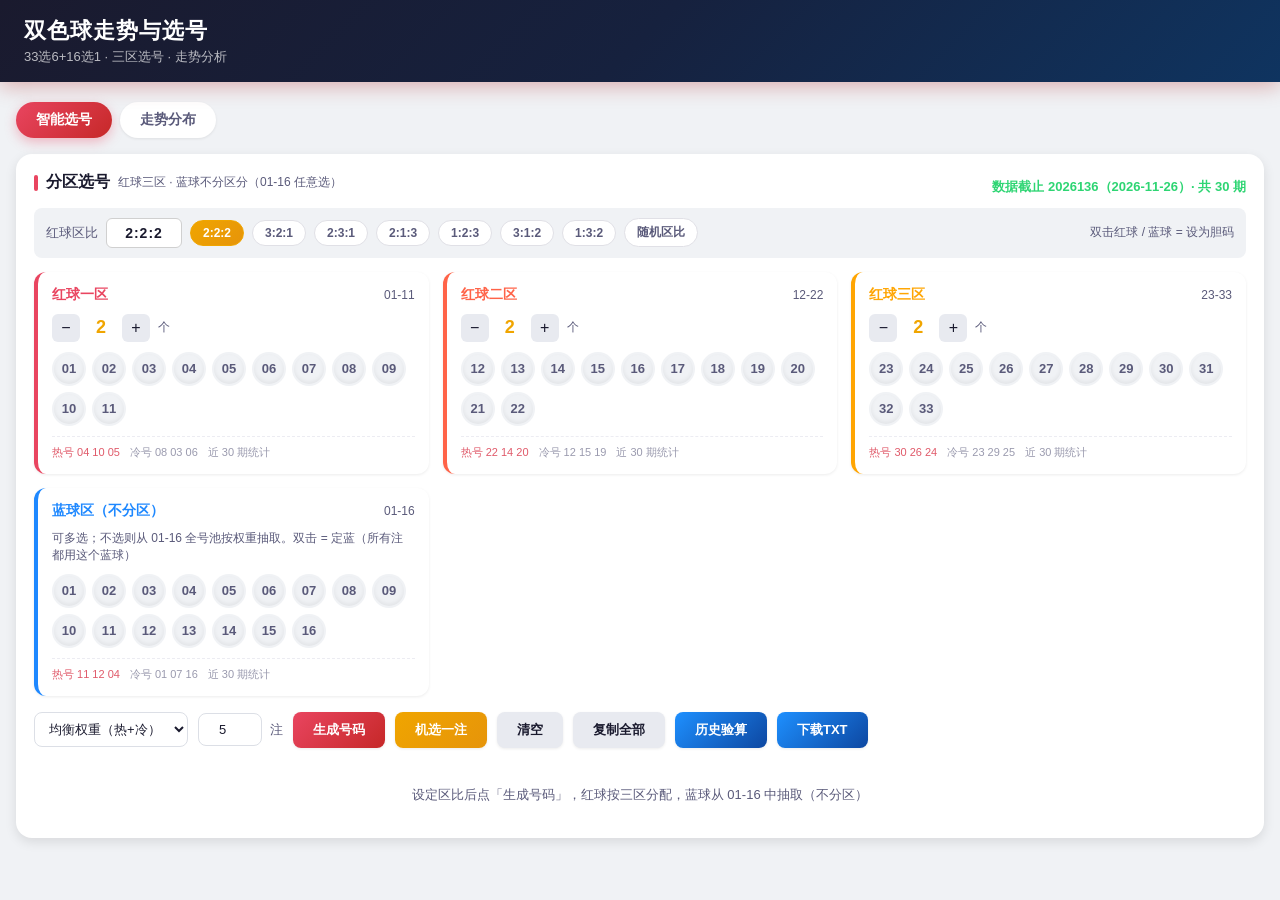
<file: Ssq.html>
<!DOCTYPE html>
<html lang="zh-CN">
<head>
<meta charset="UTF-8">
<meta name="viewport" content="width=device-width, initial-scale=1.0, viewport-fit=cover">
<meta name="theme-color" content="#1a1a2e">
<title>双色球开奖分布图</title>
<style>
* { margin: 0; padding: 0; box-sizing: border-box; }
::-webkit-scrollbar { width: 6px; height: 6px; }
::-webkit-scrollbar-track { background: transparent; }
::-webkit-scrollbar-thumb { background: #c0c0c0; border-radius: 3px; }
::-webkit-scrollbar-thumb:hover { background: #999; }
:root {
  --bg-dark: #f0f2f5;
  --bg-mid: #ffffff;
  --bg-light: #e8eaf0;
  --fg-primary: #1a1a2e;
  --fg-secondary: #5a5a7a;
  --accent: #e94560;
  --accent-hover: #ff6b81;
  --green: #2ed573;
  --gold: #f0a500;
  --card-bg: #ffffff;
  --shadow-sm: 0 1px 3px rgba(0,0,0,.08);
  --shadow-md: 0 4px 12px rgba(0,0,0,.1);
  --shadow-lg: 0 8px 24px rgba(0,0,0,.12);
  --radius-sm: 8px;
  --radius-md: 12px;
  --radius-lg: 16px;
  --zone1: #e94560; --zone2: #ff6348; --zone3: #ffa502; --zone4: #1e90ff;
}
body {
  font-family: "Microsoft YaHei UI", "Segoe UI", sans-serif;
  background: var(--bg-dark);
  color: var(--fg-primary);
  min-height: 100vh;
}
.top-bar {
  background: linear-gradient(135deg, #1a1a2e 0%, #16213e 50%, #0f3460 100%);
  padding: 16px 24px;
  display: flex;
  align-items: center;
  justify-content: space-between;
  position: sticky; top: 0; z-index: 10;
  box-shadow: 0 4px 20px rgba(165, 10, 10, 0.3);
}
.top-bar h1 {
  font-size: 22px;
  font-weight: 700;
  color: #ffffff;
  letter-spacing: 1px;
}
.top-bar .sub { font-size: 13px; color: rgba(255,255,255,.7); margin-top: 2px; }
.container { max-width: 1400px; margin: 0 auto; padding: 20px 16px; }

.data-bar {
  display: flex;
  gap: 10px;
  align-items: center;
  margin-bottom: 16px;
  flex-wrap: wrap;
}
.data-bar button {
  border: none;
  padding: 8px 18px;
  border-radius: var(--radius-sm);
  font-size: 13px;
  font-weight: 600;
  cursor: pointer;
  transition: all .2s;
  box-shadow: var(--shadow-sm);
}
.btn-fetch {
  background: linear-gradient(135deg, #e94560, #c62828);
  color: #fff;
}
.btn-fetch:hover { box-shadow: var(--shadow-md); transform: translateY(-1px); }
.btn-download {
  background: linear-gradient(135deg, #1e90ff, #0d47a1);
  color: #fff;
}
.btn-download:hover { box-shadow: var(--shadow-md); transform: translateY(-1px); }
.data-status { font-size: 13px; color: var(--fg-secondary); }
.data-status.ok { color: var(--green); font-weight: 600; }

.period-selector {
  display: flex;
  gap: 8px;
  align-items: center;
  margin-bottom: 14px;
  flex-wrap: wrap;
  padding: 10px 14px;
  background: var(--card-bg);
  border-radius: var(--radius-sm);
  box-shadow: var(--shadow-sm);
  font-size: 13px;
  color: var(--fg-primary);
}
.period-input {
  width: 72px;
  padding: 5px 8px;
  border: 1px solid #d0d0d0;
  border-radius: 6px;
  font-size: 13px;
  text-align: center;
  outline: none;
  background: var(--bg-dark);
  color: var(--fg-primary);
  transition: border-color .2s;
}
.period-input:focus { border-color: var(--accent); }
.period-input::placeholder { color: #aaa; font-size: 11px; }
.btn-period-apply {
  border: none;
  padding: 6px 18px;
  border-radius: 6px;
  font-size: 13px;
  font-weight: 600;
  cursor: pointer;
  background: linear-gradient(135deg, #1e90ff, #0d47a1);
  color: #fff;
  transition: all .2s;
  box-shadow: var(--shadow-sm);
}
.btn-period-apply:hover { box-shadow: var(--shadow-md); transform: translateY(-1px); }
.period-hint { font-size: 12px; color: var(--fg-secondary); }
.period-hint.error { color: var(--accent); font-weight: 600; }

.latest-draw {
  background: var(--card-bg);
  border-radius: var(--radius-lg);
  padding: 20px 24px;
  margin-bottom: 20px;
  box-shadow: var(--shadow-md);
  border: 1px solid rgba(0,0,0,.04);
}
.latest-draw h3 {
  font-size: 15px;
  color: var(--fg-secondary);
  margin-bottom: 12px;
  display: flex;
  align-items: center;
  gap: 8px;
}
.latest-draw h3 .title-bar {
  display: inline-block;
  width: 4px;
  height: 16px;
  background: var(--accent);
  border-radius: 2px;
}
.latest-draw .draw-info {
  display: flex;
  gap: 20px;
  margin-bottom: 14px;
  font-size: 14px;
  color: var(--fg-secondary);
  flex-wrap: wrap;
}
.latest-draw .draw-info strong { color: var(--fg-primary); }
.latest-draw .balls-row {
  display: flex;
  align-items: center;
  gap: 10px;
  flex-wrap: wrap;
  justify-content: center;
}
.draw-ball {
  width: 44px; height: 44px;
  border-radius: 50%;
  display: flex;
  align-items: center;
  justify-content: center;
  font-size: 18px;
  font-weight: 700;
  color: #fff;
  box-shadow: 0 4px 12px rgba(233,69,96,.35);
  animation: popIn .4s cubic-bezier(.68,-.55,.27,1.55);
}
.draw-ball.red { background: linear-gradient(135deg, #ff4444, #e02020); }
.draw-ball.blue { background: linear-gradient(135deg, #4488ff, #2255dd); box-shadow: 0 4px 12px rgba(34,85,221,.35); }
.draw-divider { width: 2px; height: 44px; background: #ddd; margin: 0 4px; }
@keyframes popIn {
  0% { transform: scale(0) rotate(-45deg); opacity: 0; }
  70% { transform: scale(1.15) rotate(5deg); }
  100% { transform: scale(1) rotate(0); opacity: 1; }
}

.dist-container { overflow-x: auto; max-height: 70vh; overflow-y: auto; }
.dist-main {
  display: flex;
  gap: 0;
  min-width: max-content;
  border: 1px solid #d0d0d0;
  border-radius: var(--radius-sm);
  box-shadow: var(--shadow-md);
}
.dist-period-col {
  flex-shrink: 0;
  background: #fff;
  padding: 0;
}
.dist-stat-col {
  flex-shrink: 0;
  background: #fff;
  padding: 0;
  border-right: 2px solid #2196f3;
}
.dist-zones-row {
  display: flex;
  gap: 0;
}
.dist-zone-col {
  flex-shrink: 0;
  background: #fff;
  padding: 0;
  border-right: 2px solid #2196f3;
}
.dist-zone-col:last-child { border-right: none; }
.dist-table {
  border-collapse: collapse;
  font-size: 10px;
  border: 1px solid #d0d0d0;
}
.dist-table th {
  background: #e3f2fd;
  padding: 2px 1px;
  text-align: center;
  font-weight: 600;
  font-size: 9px;
  white-space: nowrap;
  min-width: 16px;
  border: 1px solid #d0d0d0;
  color: #333;
}
.dist-table td {
  padding: 0;
  text-align: center;
  border: 1px solid #d0d0d0;
  height: 18px;
  width: 16px;
  min-width: 16px;
  position: relative;
}
.dist-ball {
  display: inline-flex;
  align-items: center;
  justify-content: center;
  width: 14px;
  height: 14px;
  border-radius: 50%;
  font-size: 8px;
  font-weight: 700;
  color: #fff;
  background: #e53935;
  box-shadow: 0 1px 3px rgba(229,57,53,.35);
}
.dist-ball.blue-ball {
  background: #1e88e5;
  box-shadow: 0 1px 3px rgba(30,136,229,.35);
}
.dist-miss {
  font-size: 8px;
  color: #1565c0;
  font-weight: 600;
}
.dist-table .hit { background: rgba(229,57,53,.08); }
.dist-table .hit-blue { background: rgba(30,136,229,.08); }
.dist-stat-ball {
  display: inline-flex;
  align-items: center;
  justify-content: center;
  width: 14px;
  height: 14px;
  border-radius: 50%;
  font-size: 8px;
  font-weight: 700;
  color: #fff;
  background: #2196f3;
  box-shadow: 0 1px 3px rgba(33,150,243,.35);
}
.dist-stat-num {
  font-size: 8px;
  color: #999;
  font-weight: 600;
}
.dist-zone-col, .dist-period-col, .dist-stat-col {
  display: flex;
  flex-direction: column;
}
.zone-stat {
  display: grid;
  grid-template-columns: repeat(var(--cols), 1fr);
  gap: 0;
  padding: 4px 2px;
  border-top: 1px solid #d0d0d0;
  background: linear-gradient(to top, #e8f5e9, #f1f8e9);
  flex-shrink: 0;
}
.zone-stat-cell {
  display: flex;
  flex-direction: column;
  align-items: center;
  justify-content: flex-end;
  height: 55px;
  min-width: 16px;
  border: 1px solid #d0d0d0;
}
.zone-stat-count {
  font-size: 9px;
  font-weight: 700;
  color: #333;
  margin-bottom: 2px;
  line-height: 1;
}
.zone-stat-bar {
  width: 10px;
  min-height: 2px;
  background: linear-gradient(to top, #43a047, #66bb6a);
  border-radius: 2px 2px 0 0;
  transition: height 0.3s ease;
  box-shadow: 0 -1px 4px rgba(67,160,71,.3);
}
.dist-footer-label {
  height: 55px;
  display: flex;
  align-items: center;
  justify-content: center;
  font-size: 10px;
  font-weight: 600;
  color: #333;
  background: linear-gradient(to top, #e8f5e9, #f1f8e9);
  border-top: 1px solid #d0d0d0;
  padding: 4px 2px;
  flex-shrink: 0;
}
.dist-footer-placeholder {
  height: 55px;
  background: linear-gradient(to top, #e8f5e9, #f1f8e9);
  border-top: 1px solid #d0d0d0;
  flex-shrink: 0;
}

/* ============ 页内标签 ============ */
.tabs {
  display: flex;
  gap: 8px;
  margin-bottom: 16px;
  flex-wrap: wrap;
}
.tab-btn {
  border: none;
  padding: 9px 20px;
  border-radius: 999px;
  background: var(--card-bg);
  color: var(--fg-secondary);
  font-size: 14px;
  font-weight: 600;
  cursor: pointer;
  box-shadow: var(--shadow-sm);
  transition: all .2s;
  font-family: inherit;
}
.tab-btn:hover { color: var(--fg-primary); transform: translateY(-1px); }
.tab-btn.active {
  background: linear-gradient(135deg, #e94560, #c62828);
  color: #fff;
  box-shadow: 0 4px 12px rgba(233,69,96,.35);
}
.tab-panel { display: none; }
.tab-panel.active { display: block; }

/* ============ 选号面板 ============ */
.pick-card {
  background: var(--card-bg);
  border-radius: var(--radius-lg);
  padding: 18px 18px 10px;
  box-shadow: var(--shadow-md);
  margin-bottom: 18px;
}
.pick-head {
  display: flex;
  align-items: baseline;
  justify-content: space-between;
  gap: 10px;
  flex-wrap: wrap;
  margin-bottom: 12px;
}
.pick-head h3 {
  font-size: 16px;
  display: flex;
  align-items: center;
  gap: 8px;
}
.pick-head h3::before {
  content: '';
  width: 4px; height: 16px;
  border-radius: 2px;
  background: var(--accent);
}
.pick-sub { font-size: 12px; color: var(--fg-secondary); font-weight: 400; }

.ratio-row {
  display: flex;
  align-items: center;
  gap: 8px;
  flex-wrap: wrap;
  padding: 10px 12px;
  background: var(--bg-dark);
  border-radius: var(--radius-sm);
  margin-bottom: 14px;
  font-size: 13px;
  color: var(--fg-secondary);
}
.ratio-input {
  width: 76px;
  padding: 6px 8px;
  border: 1px solid #d0d0d0;
  border-radius: 6px;
  font-size: 14px;
  font-weight: 700;
  text-align: center;
  letter-spacing: 1px;
  outline: none;
  color: var(--fg-primary);
  background: #fff;
}
.ratio-input:focus { border-color: var(--accent); }
.chip {
  border: 1px solid #e0e0e6;
  background: #fff;
  color: var(--fg-secondary);
  border-radius: 999px;
  padding: 5px 12px;
  font-size: 12px;
  font-weight: 600;
  cursor: pointer;
  transition: all .15s;
  font-family: inherit;
}
.chip:hover { border-color: var(--gold); color: var(--gold); }
.chip.active {
  background: linear-gradient(135deg, var(--gold), #e6940a);
  border-color: var(--gold);
  color: #fff;
}

.zone-grid {
  display: grid;
  grid-template-columns: repeat(auto-fit, minmax(300px, 1fr));
  gap: 14px;
  margin-bottom: 16px;
}
.zone-card {
  background: #fff;
  border-radius: var(--radius-md);
  padding: 14px;
  border-left: 4px solid var(--zcolor, var(--accent));
  box-shadow: var(--shadow-sm);
  transition: box-shadow .2s, transform .2s;
}
.zone-card:hover { box-shadow: var(--shadow-md); transform: translateY(-2px); }
.zone-card h4 {
  font-size: 14px;
  margin-bottom: 10px;
  display: flex;
  align-items: center;
  justify-content: space-between;
}
.zone-card h4 .range { color: var(--fg-secondary); font-size: 12px; font-weight: 400; }
.zone-count-ctrl { display: flex; align-items: center; gap: 8px; margin-bottom: 10px; }
.zone-count-ctrl button {
  width: 28px; height: 28px;
  border-radius: 6px;
  border: none;
  background: var(--bg-light);
  color: var(--fg-primary);
  font-size: 16px;
  cursor: pointer;
  transition: all .15s;
  font-family: inherit;
}
.zone-count-ctrl button:hover { background: var(--accent); color: #fff; }
.zone-count-ctrl .count-display {
  font-size: 18px;
  font-weight: 700;
  min-width: 26px;
  text-align: center;
  color: var(--gold);
}
.zone-balls { display: flex; flex-wrap: wrap; gap: 6px; }

.ball {
  width: 34px; height: 34px;
  border-radius: 50%;
  display: flex;
  align-items: center;
  justify-content: center;
  font-size: 13px;
  font-weight: 600;
  cursor: pointer;
  transition: all .18s;
  background: var(--bg-dark);
  color: var(--fg-secondary);
  border: 2px solid transparent;
  box-shadow: inset 0 -2px 4px rgba(0,0,0,.06);
  position: relative;
  user-select: none;
}
.ball:hover { border-color: var(--zcolor, var(--accent)); color: var(--fg-primary); transform: scale(1.08); }
.ball.selected {
  background: var(--zcolor, var(--accent));
  color: #fff;
  transform: scale(1.08);
  box-shadow: 0 3px 10px rgba(233,69,96,.3);
}
.ball.ball-blue.selected {
  background: linear-gradient(135deg, #4488ff, #2255dd);
  box-shadow: 0 3px 10px rgba(34,85,221,.35);
}
.ball.fixed {
  background: linear-gradient(135deg, var(--gold), #e6940a);
  color: #fff;
  transform: scale(1.1);
  box-shadow: 0 0 10px rgba(240,165,0,.45);
}
.ball.fixed::after {
  content: '胆';
  position: absolute;
  top: -7px; right: -7px;
  font-size: 9px;
  line-height: 1;
  padding: 2px 3px;
  border-radius: 4px;
  background: var(--gold);
  color: #fff;
  box-shadow: 0 1px 3px rgba(0,0,0,.2);
}
.zone-hint {
  display: flex;
  gap: 10px;
  flex-wrap: wrap;
  margin-top: 10px;
  padding-top: 8px;
  border-top: 1px dashed #ececf2;
  font-size: 11px;
  color: #9a9aae;
}
.zone-hint span:first-child { color: #e05a6a; }

.ratio-tip { margin-left: auto; font-size: 12px; color: var(--fg-secondary); }
.pick-count-wrap { display: flex; align-items: center; gap: 8px; }
.pick-count-wrap span { font-size: 13px; color: var(--fg-secondary); }

.pick-actions {
  display: flex;
  gap: 10px;
  flex-wrap: wrap;
  align-items: center;
  margin-bottom: 14px;
}
.pick-actions select,
.pick-actions input {
  padding: 8px 10px;
  border: 1px solid #dcdfe6;
  border-radius: 8px;
  font-size: 13px;
  font-family: inherit;
  color: var(--fg-primary);
  background: #fff;
  outline: none;
}
.pick-actions input { width: 64px; text-align: center; }
.pick-actions select:focus, .pick-actions input:focus { border-color: var(--accent); }
.btn {
  border: none;
  padding: 9px 20px;
  border-radius: 8px;
  font-size: 13px;
  font-weight: 600;
  cursor: pointer;
  transition: all .2s;
  font-family: inherit;
  box-shadow: var(--shadow-sm);
}
.btn:hover { transform: translateY(-1px); box-shadow: var(--shadow-md); }
.btn-primary { background: linear-gradient(135deg, #e94560, #c62828); color: #fff; }
.btn-blue { background: linear-gradient(135deg, #1e90ff, #0d47a1); color: #fff; }
.btn-gold { background: linear-gradient(135deg, var(--gold), #e6940a); color: #fff; }
.btn-plain { background: var(--bg-light); color: var(--fg-primary); }
.btn-sm { padding: 5px 12px; font-size: 12px; }

.pick-result { margin-top: 6px; }
.pick-empty {
  text-align: center;
  color: var(--fg-secondary);
  font-size: 13px;
  padding: 24px 0;
}
.pick-row {
  display: grid;
  grid-template-columns: 22px auto minmax(0, 1fr) auto;
  align-items: center;
  gap: 8px 12px;
  padding: 9px 10px;
  border-radius: 10px;
  background: var(--bg-dark);
  margin-bottom: 8px;
  font-size: 13px;
}
.pick-row .meta { display: flex; align-items: baseline; gap: 10px; flex-wrap: wrap; min-width: 0; }
.pick-row .idx { color: #aaa; font-size: 12px; min-width: 22px; }
/* 号码直接用纯文本 + 逗号，方便看和复制 */
.bet-text {
  font-family: Consolas, "SF Mono", Menlo, monospace;
  font-size: 15px;
  font-weight: 700;
  letter-spacing: .4px;
  color: #333;
  white-space: nowrap;
}
.bet-text .sep { color: #1e88e5; margin: 0 3px; font-weight: 600; }
.bet-text .blue { color: #1565c0; }
.pick-row .ratio { color: var(--fg-secondary); font-size: 12px; }
.pick-row .hit { color: var(--gold); font-weight: 700; font-size: 12px; }
.pick-row .ops { margin-left: auto; display: flex; gap: 6px; }
.pick-summary {
  margin-top: 12px;
  padding: 12px;
  border-radius: 10px;
  background: linear-gradient(135deg, #fff8e1, #fffde7);
  border: 1px solid #ffe082;
  font-size: 13px;
  line-height: 1.9;
  color: #5a5a7a;
}
.pick-summary strong { color: #c62828; }

/* ---------- 历史验算：可折叠 ---------- */
.verify-box {
  margin-top: 12px;
  border-radius: 10px;
  border: 1px solid #cfe0f5;
  background: #f7fbff;
  overflow: hidden;
}
.verify-box > summary {
  display: flex;
  align-items: center;
  gap: 10px;
  flex-wrap: wrap;
  padding: 11px 12px;
  cursor: pointer;
  list-style: none;
  font-size: 13px;
  color: #37474f;
  background: linear-gradient(135deg, #eaf4ff, #f4faff);
  user-select: none;
}
.verify-box > summary::-webkit-details-marker { display: none; }
.verify-box > summary::before {
  content: '▸';
  color: #1e88e5;
  font-size: 12px;
  transition: transform .18s;
}
.verify-box[open] > summary::before { transform: rotate(90deg); }
.verify-box .v-title { font-weight: 700; color: #1565c0; }
.verify-box .v-inline { font-family: Consolas, monospace; font-size: 13px; color: #546e7a; }
.verify-box .v-inline b { font-size: 14px; }
.verify-box .v-inline .pos { color: #2e7d32; }
.verify-box .v-inline .neg { color: #c62828; }
.verify-box .v-hint { margin-left: auto; font-size: 11px; color: #90a4ae; }
.verify-box > summary .v-hint::after { content: '点击展开明细'; }
.verify-box[open] > summary .v-hint::after { content: '点击收起'; }

.v-body { padding: 10px 12px 12px; }
.v-stats {
  display: grid;
  grid-template-columns: repeat(6, auto);
  justify-content: start;
  gap: 4px 18px;
  font-size: 12px;
  color: #546e7a;
  line-height: 1.8;
  padding-bottom: 8px;
  margin-bottom: 8px;
  border-bottom: 1px dashed #d6e4f0;
}
.v-stats em { font-style: normal; color: #c62828; font-weight: 700; }
.v-row {
  display: flex;
  align-items: baseline;
  gap: 8px;
  flex-wrap: wrap;
  padding: 5px 0;
}
.v-row + .v-row { border-top: 1px solid #eef4fa; }
.v-row .v-idx { color: #b0bec5; font-size: 12px; min-width: 16px; }
.v-row .v-prize { font-size: 12px; color: #90a4ae; }
.v-row .v-prize.win { color: #c62828; font-weight: 700; }
.v-hits {
  flex: 1 1 100%;
  font-size: 11px;
  color: #78909c;
  line-height: 1.7;
  padding-left: 24px;
  word-break: break-all;
}
.verify-empty { font-size: 12px; color: #90a4ae; padding: 6px 0; }

/* 手动复制面板 */
.copy-mask {
  position: fixed;
  inset: 0;
  background: rgba(0, 0, 0, .45);
  display: flex;
  align-items: center;
  justify-content: center;
  padding: 20px;
  z-index: 1000;
}
.copy-panel {
  width: min(420px, 100%);
  background: #fff;
  border-radius: 12px;
  padding: 16px;
  box-shadow: 0 12px 32px rgba(0, 0, 0, .25);
}
.copy-title { font-size: 13px; color: #5a5a7a; margin-bottom: 8px; }
.copy-panel textarea {
  width: 100%;
  height: 120px;
  font-family: Consolas, monospace;
  font-size: 13px;
  line-height: 1.7;
  padding: 10px;
  border: 1px solid #d0d0d0;
  border-radius: 8px;
  resize: vertical;
  box-sizing: border-box;
}
.copy-panel button { margin-top: 10px; width: 100%; }

/* 轻提示 */
.toast {
  position: fixed;
  left: 50%;
  bottom: calc(28px + env(safe-area-inset-bottom));
  transform: translateX(-50%) translateY(10px);
  background: rgba(38, 50, 56, .92);
  color: #fff;
  font-size: 13px;
  padding: 9px 18px;
  border-radius: 20px;
  opacity: 0;
  pointer-events: none;
  transition: opacity .2s, transform .2s;
  z-index: 999;
}
.toast.show { opacity: 1; transform: translateX(-50%) translateY(0); }
@media (max-width: 640px) {
  .zone-grid { grid-template-columns: 1fr; }
  .pick-row .ops { margin-left: 0; }
}
</style>
<link rel="icon" href="data:image/svg+xml,%3Csvg xmlns='http://www.w3.org/2000/svg' viewBox='0 0 32 32'%3E%3Ccircle cx='16' cy='16' r='14' fill='%23e94560'/%3E%3Ccircle cx='16' cy='16' r='6' fill='%23fff'/%3E%3C/svg%3E">
<link rel="stylesheet" href="mobile.css">
</head>
<body class="page-ssq">

<div class="top-bar">
  <div>
    <h1>双色球走势与选号</h1>
    <div class="sub">33选6+16选1 · 三区选号 · 走势分析</div>
  </div>
</div>

<div class="container">
  <div class="tabs">
    <button class="tab-btn active" onclick="switchTab('pick')">智能选号</button>
    <button class="tab-btn" onclick="switchTab('dist')">走势分布</button>
  </div>

  <div id="panelDist" class="tab-panel">
  <div class="data-bar">
    <button class="btn-fetch" onclick="fetchData(null, true)">刷新最新开奖</button>
    <button class="btn-download" onclick="downloadDataTxt()">下载TXT</button>
    <span class="data-status" id="dataStatus">未加载数据</span>
  </div>

  <div class="period-selector">
    <span>最近</span>
    <input type="number" id="recentN" value="30" min="1" max="100" class="period-input" placeholder="期数">
    <span>期</span>
    <button class="btn-period-apply" onclick="applyPeriod()">查看</button>
    <span class="period-hint" id="periodHint"></span>
  </div>

  <div id="latestDraw" class="latest-draw" style="display:none;">
    <h3><span class="title-bar"></span>最新开奖</h3>
    <div class="draw-info" id="drawInfo"></div>
    <div class="balls-row" id="drawBalls"></div>
  </div>

  <div class="scroll-hint">表格较宽，左右滑动查看全部区号</div>
  <div class="dist-container" id="distContainer"></div>
  </div><!-- /panelDist -->

  <!-- ========== 选号面板 ========== -->
  <div id="panelPick" class="tab-panel active">
    <div class="pick-card">
      <div class="pick-head">
        <h3>分区选号 <span class="pick-sub">红球三区 · 蓝球不分区分（01-16 任意选）</span></h3>
        <span class="data-status" id="pickStatus">—</span>
      </div>

      <div class="ratio-row">
        <span>红球区比</span>
        <input type="text" id="ratioInput" class="ratio-input" value="2:2:2" onchange="applyRatio(this.value, true)">
        <button class="chip" data-ratio="2:2:2" onclick="applyRatio('2:2:2')">2:2:2</button>
        <button class="chip" data-ratio="3:2:1" onclick="applyRatio('3:2:1')">3:2:1</button>
        <button class="chip" data-ratio="2:3:1" onclick="applyRatio('2:3:1')">2:3:1</button>
        <button class="chip" data-ratio="2:1:3" onclick="applyRatio('2:1:3')">2:1:3</button>
        <button class="chip" data-ratio="1:2:3" onclick="applyRatio('1:2:3')">1:2:3</button>
        <button class="chip" data-ratio="3:1:2" onclick="applyRatio('3:1:2')">3:1:2</button>
        <button class="chip" data-ratio="1:3:2" onclick="applyRatio('1:3:2')">1:3:2</button>
        <button class="chip" onclick="randomRatio()">随机区比</button>
        <span class="ratio-tip">双击红球 / 蓝球 = 设为胆码</span>
      </div>

      <div class="zone-grid" id="pickZoneGrid"></div>

      <div class="pick-actions">
        <select id="pickStrategy" onchange="renderPickGrid()">
          <option value="balance">均衡权重（热+冷）</option>
          <option value="hot">追热（近期高频）</option>
          <option value="cold">补冷（长期遗漏）</option>
          <option value="random">纯随机</option>
        </select>
        <div class="pick-count-wrap">
          <input type="number" id="pickCount" value="5" min="1" max="50" title="生成注数">
          <span>注</span>
        </div>
        <button class="btn btn-primary" onclick="generatePick()">生成号码</button>
        <button class="btn btn-gold" onclick="generatePick(true)">机选一注</button>
        <button class="btn btn-plain btn-clear-pick" onclick="clearPick()">清空</button>
        <button class="btn btn-plain btn-copy-all" onclick="copyAllBets()">复制全部</button>
        <button class="btn btn-blue btn-verify-pick" onclick="verifyPick()">历史验算</button>
        <button class="btn btn-blue btn-dl-pick" onclick="downloadPick()">下载TXT</button>
      </div>

      <div class="pick-result" id="pickResult">
        <div class="pick-empty">设定区比后点「生成号码」，红球按三区分配，蓝球从 01-16 中抽取（不分区）</div>
      </div>
      <div id="pickSummary"></div>
      <div id="verifyBox"></div>
    </div>
  </div><!-- /panelPick -->
</div>

<script src="data.js"></script>
<script>
var drawData = [];

var RED_ZONES = [
  { id: 1, label: '第一区', range: [1, 11],  color: '#e94560' },
  { id: 2, label: '第二区', range: [12, 22], color: '#ff6348' },
  { id: 3, label: '第三区', range: [23, 33], color: '#ffa502' }
];

var BLUE_ZONE = { id: 4, label: '蓝球区', range: [1, 16], color: '#1e90ff' };

function getRedZoneCounts(redNums) {
  return RED_ZONES.map(function(z) {
    return redNums.filter(function(n) { return n >= z.range[0] && n <= z.range[1]; }).length;
  });
}

var RED_KEYS = ['one','two','three','four','five','six'];
var BLUE_KEYS = ['seven'];

function parseItemNums(item) {
  var reds = RED_KEYS.map(function(k) { return parseInt(item[k]); }).filter(function(n) { return !isNaN(n) && n >= 1 && n <= 33; }).sort(function(a, b) { return a - b; });
  var blues = BLUE_KEYS.map(function(k) { return parseInt(item[k]); }).filter(function(n) { return !isNaN(n) && n >= 1 && n <= 16; });
  if (reds.length < 6) {
    var numsStr = item.number || item.nums || item.haoma || '';
    var parts = String(numsStr).split('+');
    reds = parts[0] ? parts[0].split(/[,，\s]+/).map(Number).filter(function(n) { return !isNaN(n) && n >= 1 && n <= 33; }).sort(function(a, b) { return a - b; }) : reds;
    blues = parts[1] ? parts[1].split(/[,，\s]+/).map(Number).filter(function(n) { return !isNaN(n) && n >= 1 && n <= 16; }) : blues;
  }
  return { reds: reds, blues: blues };
}

function downloadDataTxt() {
  if (drawData.length === 0) {
    alert('暂无数据，请先获取最新开奖数据');
    return;
  }
  var data = drawData.slice().reverse();
  var lines = [];
  lines.push('双色球开奖数据');
  lines.push('期号\t日期\t红球\t蓝球\t区比');
  data.forEach(function(item) {
    lines.push(
      item.period + '\t' +
      item.date + '\t' +
      item.reds.map(function(n) { return String(n).padStart(2, '0'); }).join(' ') + '\t' +
      item.blues.map(function(n) { return String(n).padStart(2, '0'); }).join(' ') + '\t' +
      item.zoneCounts.join(':')
    );
  });
  var blob = new Blob([lines.join('\n')], { type: 'text/plain;charset=utf-8' });
  var link = document.createElement('a');
  link.download = '双色球开奖数据.txt';
  link.href = URL.createObjectURL(blob);
  link.click();
  URL.revokeObjectURL(link.href);
}

function fetchData(limit, forceFresh) {
  limit = parseInt(limit || (document.getElementById('recentN') || {}).value, 10) || 30;
  if (limit < 1) limit = 1;
  if (limit > 100) limit = 100;
  document.getElementById('recentN').value = limit;

  var statusEl = document.getElementById('dataStatus');
  statusEl.textContent = '正在获取最新开奖数据...';
  statusEl.className = 'data-status';

  return LotteryData.load('ssq', { fresh: !!forceFresh })
    .then(function (res) {
      drawData = res.draws.slice(0, Math.max(limit, 30)).map(function (d) {
        var reds = (d.nums || []).slice().sort(function (a, b) { return a - b; });
        var blues = (d.extra || []).slice(0, 1);
        return {
          period: String(d.period),
          date: d.date || '',
          reds: reds,
          blues: blues,
          zoneCounts: getRedZoneCounts(reds)
        };
      }).filter(function (d) { return d.reds.length >= 6; });

      if (drawData.length === 0) throw new Error('有效数据不足');

      statusEl.textContent = '已更新至 ' + res.latest + ' 期（' + (res.latestDate || '—') + '）· 共 ' + drawData.length + ' 期';
      statusEl.className = 'data-status ok';

      renderLatestDraw();
      buildDistribution();
      updatePickStatus();
      renderPickGrid();   // 数据到位后重绘分区卡片（带上热号/冷号统计）
      return drawData;
    })
    .catch(function (err) {
      statusEl.textContent = '获取失败: ' + (err.message || '请稍后重试');
      statusEl.className = 'data-status';
      throw err;
    });
}

function applyPeriod() {
  var hintEl = document.getElementById('periodHint');
  hintEl.textContent = '';
  hintEl.className = 'period-hint';

  var n = parseInt(document.getElementById('recentN').value) || 30;
  if (n < 1 || n > 100) {
    hintEl.textContent = '期数请填1-100';
    hintEl.className = 'period-hint error';
    return;
  }

  fetchData(n);
}

function renderLatestDraw() {
  if (drawData.length === 0) return;
  var item = drawData[0];
  var el = document.getElementById('latestDraw');
  el.style.display = '';

  document.getElementById('drawInfo').innerHTML =
    '<span>期数: <strong>' + item.period + '</strong></span>' +
    '<span>日期: <strong>' + item.date + '</strong></span>' +
    '<span>红球区比: <strong>' + item.zoneCounts.join(':') + '</strong></span>';

  var ballsHtml = '';
  item.reds.forEach(function(n) {
    ballsHtml += '<div class="draw-ball red">' + String(n).padStart(2, '0') + '</div>';
  });
  ballsHtml += '<div class="draw-divider"></div>';
  item.blues.forEach(function(n) {
    ballsHtml += '<div class="draw-ball blue">' + String(n).padStart(2, '0') + '</div>';
  });
  document.getElementById('drawBalls').innerHTML = ballsHtml;
}

function buildDistribution() {
  var container = document.getElementById('distContainer');
  container.innerHTML = '';
  if (drawData.length === 0) return;

  var dataSlice = drawData.slice().reverse();

  var redMissings = {};
  for (var n = 1; n <= 33; n++) {
    redMissings[n] = [];
    for (var i = 0; i < dataSlice.length; i++) {
      if (dataSlice[i].reds.indexOf(n) !== -1) {
        redMissings[n][i] = 0;
      } else {
        var found = false;
        for (var j = i + 1; j < dataSlice.length; j++) {
          if (dataSlice[j].reds.indexOf(n) !== -1) {
            redMissings[n][i] = j - i;
            found = true;
            break;
          }
        }
        redMissings[n][i] = found ? redMissings[n][i] : dataSlice.length - i;
      }
    }
  }

  var blueMissings = {};
  for (var n = 1; n <= 16; n++) {
    blueMissings[n] = [];
    for (var i = 0; i < dataSlice.length; i++) {
      if (dataSlice[i].blues.indexOf(n) !== -1) {
        blueMissings[n][i] = 0;
      } else {
        var found = false;
        for (var j = i + 1; j < dataSlice.length; j++) {
          if (dataSlice[j].blues.indexOf(n) !== -1) {
            blueMissings[n][i] = j - i;
            found = true;
            break;
          }
        }
        blueMissings[n][i] = found ? blueMissings[n][i] : dataSlice.length - i;
      }
    }
  }

  var redCounts = {};
  for (var n = 1; n <= 33; n++) {
    redCounts[n] = dataSlice.filter(function(d) { return d.reds.indexOf(n) !== -1; }).length;
  }
  var blueCounts = {};
  for (var n = 1; n <= 16; n++) {
    blueCounts[n] = dataSlice.filter(function(d) { return d.blues.indexOf(n) !== -1; }).length;
  }

  var main = document.createElement('div');
  main.className = 'dist-main';

  var periodDiv = document.createElement('div');
  periodDiv.className = 'dist-period-col';
  var periodTbody = '';
  dataSlice.forEach(function(d, i) {
    periodTbody += '<tr>' +
      '<td style="color:#999;font-size:8px;">' + (i + 1) + '</td>' +
      '<td style="font-family:Consolas,monospace;font-size:8px;color:#333;">' + d.period.slice(-4) + '</td>' +
    '</tr>';
  });
  periodDiv.innerHTML =
    '<table class="dist-table">' +
      '<thead><tr><th style="width:16px;">序</th><th style="width:42px;">期号</th></tr><tr><th colspan="2" style="height:18px;"></th></tr></thead>' +
      '<tbody>' + periodTbody + '</tbody>' +
    '</table>' +
    '<div class="dist-footer-label">出现次数</div>';
  main.appendChild(periodDiv);

  var statDiv = document.createElement('div');
  statDiv.className = 'dist-stat-col';
  var statTbody = '';
  dataSlice.forEach(function(d) {
    var rowHtml = '';
    d.zoneCounts.forEach(function(c) {
      if (c >= 3) {
        rowHtml += '<td><span class="dist-stat-ball">' + c + '</span></td>';
      } else {
        rowHtml += '<td><span class="dist-stat-num">' + c + '</span></td>';
      }
    });
    var blueCount = d.blues.length;
    if (blueCount >= 1) {
      rowHtml += '<td><span class="dist-stat-ball" style="background:#1e88e5;">' + blueCount + '</span></td>';
    } else {
      rowHtml += '<td><span class="dist-stat-num">' + blueCount + '</span></td>';
    }
    statTbody += '<tr>' + rowHtml + '</tr>';
  });
  statDiv.innerHTML =
    '<table class="dist-table">' +
      '<thead>' +
        '<tr><th colspan="4" style="color:#e53935;font-size:10px;">分区统计</th></tr>' +
        '<tr>' +
          '<th style="color:#e94560;">一区</th>' +
          '<th style="color:#ff6348;">二区</th>' +
          '<th style="color:#ffa502;">三区</th>' +
          '<th style="color:#1e90ff;">蓝球</th>' +
        '</tr>' +
      '</thead>' +
      '<tbody>' + statTbody + '</tbody>' +
    '</table>' +
    '<div class="dist-footer-placeholder"></div>';
  main.appendChild(statDiv);

  var zonesDiv = document.createElement('div');
  zonesDiv.className = 'dist-zones-row';

  RED_ZONES.forEach(function(zone) {
    var zoneDiv = document.createElement('div');
    zoneDiv.className = 'dist-zone-col';

    var nums = [];
    for (var n = zone.range[0]; n <= zone.range[1]; n++) nums.push(n);
    var ballCount = nums.length;

    var tbodyHtml = '';
    dataSlice.forEach(function(d, rowIdx) {
      var rowHtml = '';
      nums.forEach(function(n) {
        if (d.reds.indexOf(n) !== -1) {
          rowHtml += '<td class="hit"><span class="dist-ball">' + String(n).padStart(2, '0') + '</span></td>';
        } else {
          var miss = redMissings[n][rowIdx];
          rowHtml += '<td><span class="dist-miss">' + miss + '</span></td>';
        }
      });
      tbodyHtml += '<tr>' + rowHtml + '</tr>';
    });

    var zoneMaxCount = Math.max.apply(null, nums.map(function(n) { return redCounts[n]; }));
    var statHtml = nums.map(function(n) {
      var count = redCounts[n];
      var barHeight = zoneMaxCount > 0 ? Math.max(2, Math.round((count / zoneMaxCount) * 35)) : 0;
      return '<div class="zone-stat-cell">' +
        '<div class="zone-stat-count">' + count + '</div>' +
        '<div class="zone-stat-bar" style="height:' + barHeight + 'px;"></div>' +
      '</div>';
    }).join('');

    zoneDiv.innerHTML =
      '<table class="dist-table">' +
        '<thead>' +
          '<tr><th colspan="' + ballCount + '" style="color:' + zone.color + ';font-size:10px;">' +
            String(zone.range[0]).padStart(2, '0') + '-' + String(zone.range[1]).padStart(2, '0') + '区分布</th></tr>' +
          '<tr>' + nums.map(function(n) { return '<th>' + String(n).padStart(2, '0') + '</th>'; }).join('') + '</tr>' +
        '</thead>' +
        '<tbody>' + tbodyHtml + '</tbody>' +
      '</table>' +
      '<div class="zone-stat" style="--cols:' + ballCount + ';">' + statHtml + '</div>';
    zonesDiv.appendChild(zoneDiv);
  });

  var blueZoneDiv = document.createElement('div');
  blueZoneDiv.className = 'dist-zone-col';

  var blueNums = [];
  for (var n = BLUE_ZONE.range[0]; n <= BLUE_ZONE.range[1]; n++) blueNums.push(n);

  var blueTbodyHtml = '';
  dataSlice.forEach(function(d, rowIdx) {
    var rowHtml = '';
    blueNums.forEach(function(n) {
      if (d.blues.indexOf(n) !== -1) {
        rowHtml += '<td class="hit-blue"><span class="dist-ball blue-ball">' + String(n).padStart(2, '0') + '</span></td>';
      } else {
        var miss = blueMissings[n][rowIdx];
        rowHtml += '<td><span class="dist-miss">' + miss + '</span></td>';
      }
    });
    blueTbodyHtml += '<tr>' + rowHtml + '</tr>';
  });

  var blueMaxCount = Math.max.apply(null, blueNums.map(function(n) { return blueCounts[n]; }));
  var blueStatHtml = blueNums.map(function(n) {
    var count = blueCounts[n];
    var barHeight = blueMaxCount > 0 ? Math.max(2, Math.round((count / blueMaxCount) * 35)) : 0;
    return '<div class="zone-stat-cell">' +
      '<div class="zone-stat-count">' + count + '</div>' +
      '<div class="zone-stat-bar" style="height:' + barHeight + 'px;background:linear-gradient(to top,#1e88e5,#42a5f5);box-shadow:0 -1px 4px rgba(30,136,229,.3);"></div>' +
    '</div>';
  }).join('');

  blueZoneDiv.innerHTML =
    '<table class="dist-table">' +
      '<thead>' +
        '<tr><th colspan="16" style="color:' + BLUE_ZONE.color + ';font-size:10px;">蓝球01-16分布</th></tr>' +
        '<tr>' + blueNums.map(function(n) { return '<th>' + String(n).padStart(2, '0') + '</th>'; }).join('') + '</tr>' +
      '</thead>' +
      '<tbody>' + blueTbodyHtml + '</tbody>' +
    '</table>' +
    '<div class="zone-stat" style="--cols:16;">' + blueStatHtml + '</div>';
  zonesDiv.appendChild(blueZoneDiv);

  main.appendChild(zonesDiv);
  container.appendChild(main);
}

// ==================== 页内标签 ====================
function switchTab(tab) {
  var btns = document.querySelectorAll('.tabs .tab-btn');
  btns.forEach(function (b) {
    var m = (b.getAttribute('onclick') || '').match(/switchTab\('(.+?)'\)/);
    b.classList.toggle('active', !!m && m[1] === tab);
  });
  document.getElementById('panelDist').classList.toggle('active', tab === 'dist');
  document.getElementById('panelPick').classList.toggle('active', tab === 'pick');
  if (tab === 'dist' && drawData.length > 0) buildDistribution();
}

// ==================== 分区选号 ====================
var PICK_ZONES = [
  { label: '红球一区', range: [1, 11], color: '#e94560' },
  { label: '红球二区', range: [12, 22], color: '#ff6348' },
  { label: '红球三区', range: [23, 33], color: '#ffa502' }
];
var PICK_BLUE = { label: '蓝球区', range: [1, 16], color: '#1e88ff' };

var pickState = {
  counts: [2, 2, 2],
  sel: new Set(),     // 自选红球
  dan: new Set(),     // 红球胆码
  blues: new Set(),   // 蓝球自选
  blueDan: new Set(), // 蓝球胆码（固定蓝）
  bets: []            // [{reds:[], blue:int}]
};

function pad(n) { return String(n).padStart(2, '0'); }

function pickStats() {
  var win = Math.min(60, drawData.length);
  var redFreq = {}, blueFreq = {}, redMiss = {}, blueMiss = {};
  for (var n = 1; n <= 33; n++) { redFreq[n] = 0; redMiss[n] = win; }
  for (var n2 = 1; n2 <= 16; n2++) { blueFreq[n2] = 0; blueMiss[n2] = win; }
  for (var i = 0; i < win; i++) {
    var d = drawData[i];
    (d.reds || []).forEach(function (x) {
      redFreq[x] = (redFreq[x] || 0) + 1;
      if (redMiss[x] === win) redMiss[x] = i;
    });
    (d.blues || []).forEach(function (x) {
      blueFreq[x] = (blueFreq[x] || 0) + 1;
      if (blueMiss[x] === win) blueMiss[x] = i;
    });
  }
  var maxRed = 1, maxBlue = 1;
  for (var a = 1; a <= 33; a++) maxRed = Math.max(maxRed, redFreq[a]);
  for (var b = 1; b <= 16; b++) maxBlue = Math.max(maxBlue, blueFreq[b]);
  return { win: win, redFreq: redFreq, blueFreq: blueFreq, redMiss: redMiss, blueMiss: blueMiss, maxRed: maxRed, maxBlue: maxBlue };
}

function weightOf(freq, miss, maxFreq, strategy, win) {
  var hot = maxFreq ? freq / maxFreq : 0;
  var cold = Math.min(miss, 20) / 20;
  if (strategy === 'hot') return 0.35 + 1.5 * hot;
  if (strategy === 'cold') return 0.35 + 1.5 * cold;
  if (strategy === 'random') return 1;
  return 0.45 + 0.85 * hot + 0.75 * cold;
}

function weightedPick(pool, k, weightFn) {
  var picked = [];
  var left = pool.slice();
  while (picked.length < k && left.length > 0) {
    var weights = left.map(weightFn);
    var total = weights.reduce(function (s, w) { return s + w; }, 0);
    var r = Math.random() * total;
    var idx = 0;
    for (var i = 0; i < left.length; i++) {
      r -= weights[i];
      if (r <= 0) { idx = i; break; }
      idx = i;
    }
    picked.push(left[idx]);
    left.splice(idx, 1);
  }
  return picked;
}

function rangeNums(range) {
  var out = [];
  for (var n = range[0]; n <= range[1]; n++) out.push(n);
  return out;
}

function zoneHintHtml(nums, freqMap, missMap, win) {
  if (!win) return '';
  var byFreq = nums.slice().sort(function (a, b) { return (freqMap[b] || 0) - (freqMap[a] || 0); });
  var hot = byFreq.slice(0, 3);
  var byMiss = nums.filter(function (n) { return hot.indexOf(n) === -1; })
    .sort(function (a, b) { return (missMap[b] || 0) - (missMap[a] || 0); });
  return '<div class="zone-hint">' +
    '<span>热号 ' + hot.map(pad).join(' ') + '</span>' +
    '<span>冷号 ' + byMiss.slice(0, 3).map(pad).join(' ') + '</span>' +
    '<span>近 ' + win + ' 期统计</span>' +
  '</div>';
}

function renderPickGrid() {
  var grid = document.getElementById('pickZoneGrid');
  if (!grid) return;
  var stats = pickStats();
  var strategy = document.getElementById('pickStrategy').value;
  var showFreq = stats.win > 0;
  grid.innerHTML = '';

  PICK_ZONES.forEach(function (zone, idx) {
    var card = document.createElement('div');
    card.className = 'zone-card';
    card.style.setProperty('--zcolor', zone.color);

    var nums = rangeNums(zone.range);
    var balls = nums.map(function (n) {
      var cls = 'ball';
      if (pickState.dan.has(n)) cls += ' fixed';
      else if (pickState.sel.has(n)) cls += ' selected';
      return '<div class="' + cls + '" data-num="' + n + '" onclick="togglePick(' + n + ')" ondblclick="togglePickDan(' + n + ')" title="' + pad(n) + (showFreq ? ' · 近' + stats.win + ' 期出现 ' + stats.redFreq[n] + ' 次，遗漏 ' + stats.redMiss[n] + ' 期' : '') + '">' + pad(n) + '</div>';
    }).join('');

    card.innerHTML =
      '<h4><span style="color:' + zone.color + '">' + zone.label + '</span>' +
        '<span class="range">' + pad(zone.range[0]) + '-' + pad(zone.range[1]) + '</span></h4>' +
      '<div class="zone-count-ctrl">' +
        '<button onclick="changeZoneCount(' + idx + ',-1)">−</button>' +
        '<span class="count-display" id="pcount-' + idx + '">' + pickState.counts[idx] + '</span>' +
        '<button onclick="changeZoneCount(' + idx + ',1)">+</button>' +
        '<span style="font-size:12px;color:var(--fg-secondary);">个</span>' +
      '</div>' +
      '<div class="zone-balls">' + balls + '</div>' +
      zoneHintHtml(nums, stats.redFreq, stats.redMiss, stats.win);
    grid.appendChild(card);
  });

  // 蓝球：不分区，单独一张卡
  var blueCard = document.createElement('div');
  blueCard.className = 'zone-card';
  blueCard.style.setProperty('--zcolor', PICK_BLUE.color);
  var blueBalls = rangeNums(PICK_BLUE.range).map(function (n) {
    var cls = 'ball ball-blue';
    if (pickState.blueDan.has(n)) cls += ' fixed';
    else if (pickState.blues.has(n)) cls += ' selected';
    return '<div class="' + cls + '" data-blue="' + n + '" onclick="togglePickBlue(' + n + ')" ondblclick="togglePickBlueDan(' + n + ')" title="' + pad(n) + (showFreq ? ' · 近' + stats.win + ' 期出现 ' + stats.blueFreq[n] + ' 次，遗漏 ' + stats.blueMiss[n] + ' 期' : '') + '">' + pad(n) + '</div>';
  }).join('');
  blueCard.innerHTML =
    '<h4><span style="color:' + PICK_BLUE.color + '">蓝球区（不分区）</span>' +
      '<span class="range">01-16</span></h4>' +
    '<div class="blue-tip" style="font-size:12px;color:var(--fg-secondary);margin-bottom:10px;">可多选；不选则从 01-16 全号池按权重抽取。双击 = 定蓝（所有注都用这个蓝球）</div>' +
    '<div class="zone-balls">' + blueBalls + '</div>' +
    zoneHintHtml(rangeNums(PICK_BLUE.range), stats.blueFreq, stats.blueMiss, stats.win);
  grid.appendChild(blueCard);
}

function refreshBallState() {
  document.querySelectorAll('#pickZoneGrid .ball').forEach(function (el) {
    var n = parseInt(el.getAttribute('data-num'), 10);
    var b = parseInt(el.getAttribute('data-blue'), 10);
    if (!isNaN(n)) {
      el.classList.toggle('fixed', pickState.dan.has(n));
      el.classList.toggle('selected', !pickState.dan.has(n) && pickState.sel.has(n));
    } else if (!isNaN(b)) {
      el.classList.toggle('fixed', pickState.blueDan.has(b));
      el.classList.toggle('selected', !pickState.blueDan.has(b) && pickState.blues.has(b));
    }
  });
}

function togglePick(n) {
  if (pickState.dan.has(n)) { pickState.dan.delete(n); }
  else if (pickState.sel.has(n)) { pickState.sel.delete(n); }
  else { pickState.sel.add(n); }
  refreshBallState();
}

function togglePickDan(n) {
  if (pickState.dan.has(n)) { pickState.dan.delete(n); }
  else {
    pickState.dan.add(n);
    pickState.sel.delete(n);
    // 胆码自动保证所在区至少留出位置
    var zi = PICK_ZONES.findIndex(function (z) { return n >= z.range[0] && n <= z.range[1]; });
    if (zi >= 0) {
      var danInZone = countDanInZone(zi);
      if (pickState.counts[zi] < danInZone) {
        pickState.counts[zi] = danInZone;
        syncRatioInput();
        var el = document.getElementById('pcount-' + zi);
        if (el) el.textContent = pickState.counts[zi];
      }
    }
  }
  refreshBallState();
}

function togglePickBlue(n) {
  if (pickState.blueDan.has(n)) { pickState.blueDan.delete(n); }
  else if (pickState.blues.has(n)) { pickState.blues.delete(n); }
  else { pickState.blues.add(n); }
  refreshBallState();
}

function togglePickBlueDan(n) {
  if (pickState.blueDan.has(n)) { pickState.blueDan.delete(n); }
  else { pickState.blueDan.add(n); pickState.blues.delete(n); }
  refreshBallState();
}

function countDanInZone(zi) {
  var z = PICK_ZONES[zi];
  var c = 0;
  pickState.dan.forEach(function (n) { if (n >= z.range[0] && n <= z.range[1]) c++; });
  return c;
}

function changeZoneCount(idx, delta) {
  var v = pickState.counts[idx] + delta;
  v = Math.max(countDanInZone(idx), Math.min(6, v));
  pickState.counts[idx] = v;
  document.getElementById('pcount-' + idx).textContent = v;
  syncRatioInput();
}

function syncRatioInput() {
  document.getElementById('ratioInput').value = pickState.counts.join(':');
  var sum = pickState.counts.reduce(function (a, b) { return a + b; }, 0);
  document.querySelectorAll('.chip[data-ratio]').forEach(function (c) {
    c.classList.toggle('active', c.getAttribute('data-ratio') === pickState.counts.join(':'));
  });
  var hint = document.getElementById('pickRatioHint');
  if (hint) hint.textContent = sum === 6 ? '' : '区比合计需等于 6（当前 ' + sum + '）';
  return sum;
}

function applyRatio(str, fromInput) {
  var parts = String(str).split(/[:：\s,，]+/).filter(function (x) { return x !== ''; });
  if (parts.length !== 3) { alert('区比格式应为 2:2:2 这样的三组数字'); return; }
  var arr = parts.map(function (x) { return parseInt(x, 10); });
  if (arr.some(function (x) { return isNaN(x) || x < 0 || x > 6; })) {
    alert('每区个数需在 0-6 之间');
    return;
  }
  if (arr.reduce(function (a, b) { return a + b; }, 0) !== 6) {
    alert('三区个数合计必须等于 6（当前 ' + arr.join(':') + '）');
    return;
  }
  for (var i = 0; i < 3; i++) {
    if (arr[i] < countDanInZone(i)) {
      alert('第' + (i + 1) + '区已有 ' + countDanInZone(i) + ' 个胆码，该区个数不能小于它');
      return;
    }
  }
  pickState.counts = arr;
  for (var j = 0; j < 3; j++) {
    var el = document.getElementById('pcount-' + j);
    if (el) el.textContent = arr[j];
  }
  syncRatioInput();
  if (fromInput) document.getElementById('ratioInput').value = arr.join(':');
}

function randomRatio() {
  // 双色球常见形态：三区都有号，且不会过于集中
  var options = [[2,2,2],[3,2,1],[2,3,1],[2,1,3],[1,2,3],[3,1,2],[1,3,2],[4,1,1],[1,4,1],[1,1,4]];
  var pick;
  do {
    pick = options[Math.floor(Math.random() * options.length)];
    var ok = true;
    for (var i = 0; i < 3; i++) if (pick[i] < countDanInZone(i)) ok = false;
  } while (!ok);
  pickState.counts = pick.slice();
  for (var j = 0; j < 3; j++) {
    var el = document.getElementById('pcount-' + j);
    if (el) el.textContent = pick[j];
  }
  syncRatioInput();
}

function clamp(v, lo, hi) { return Math.max(lo, Math.min(hi, v)); }

function generatePick(oneBet) {
  if (drawData.length === 0) {
    alert('还没有开奖数据，先刷新一次数据再生成（不影响纯随机选号，但无法显示遗漏）');
  }
  var sum = pickState.counts.reduce(function (a, b) { return a + b; }, 0);
  if (sum !== 6) { alert('红球区比合计必须等于 6（当前 ' + pickState.counts.join(':') + '）'); return; }

  var strategy = document.getElementById('pickStrategy').value;
  var total = oneBet ? 1 : clamp(parseInt(document.getElementById('pickCount').value, 10) || 5, 1, 50);
  document.getElementById('pickCount').value = total;

  var stats = pickStats();
  var blueDanPool = Array.from(pickState.blueDan).sort(function (a, b) { return a - b; });
  var blueSelPool = Array.from(pickState.blues).sort(function (a, b) { return a - b; });
  var bluePool = blueDanPool.length ? blueDanPool : (blueSelPool.length ? blueSelPool : null);

  var seen = {};
  pickState.bets.forEach(function (b) { seen[b.reds.join(',') + '|' + b.blue] = true; });

  var bets = [];
  var guard = 0;
  while (bets.length < total && guard < total * 60) {
    guard++;
    var reds = new Set();

    for (var zi = 0; zi < PICK_ZONES.length; zi++) {
      var zone = PICK_ZONES[zi];
      var need = pickState.counts[zi];
      if (need <= 0) continue;

      var danInZone = [];
      for (var n = zone.range[0]; n <= zone.range[1]; n++) {
        if (pickState.dan.has(n)) danInZone.push(n);
      }
      danInZone.forEach(function (x) { reds.add(x); });
      var rest = need - danInZone.length;
      if (rest <= 0) continue;

      var selfInZone = [];
      var poolInZone = [];
      for (var m = zone.range[0]; m <= zone.range[1]; m++) {
        if (reds.has(m)) continue;
        if (pickState.sel.has(m)) selfInZone.push(m);
        else poolInZone.push(m);
      }

      var wfn = function (x) {
        return weightOf(stats.redFreq[x], stats.redMiss[x], stats.maxRed, strategy, stats.win);
      };

      if (selfInZone.length >= rest) {
        weightedPick(selfInZone, rest, wfn).forEach(function (x) { reds.add(x); });
      } else {
        selfInZone.forEach(function (x) { reds.add(x); });
        var more = rest - selfInZone.length;
        weightedPick(poolInZone, more, wfn).forEach(function (x) { reds.add(x); });
      }
    }

    if (reds.size !== 6) continue;

    var blue;
    if (bluePool) {
      blue = bluePool[bets.length % bluePool.length];
    } else {
      var pool = rangeNums([1, 16]);
      blue = weightedPick(pool, 1, function (x) {
        return weightOf(stats.blueFreq[x], stats.blueMiss[x], stats.maxBlue, strategy, stats.win);
      })[0];
    }

    var redArr = Array.from(reds).sort(function (a, b) { return a - b; });
    var key = redArr.join(',') + '|' + blue;
    if (seen[key]) continue;
    seen[key] = true;
    bets.push({ reds: redArr, blue: blue });
  }

  if (bets.length === 0) { alert('未能生成不重复的组合，请减少注数或增加号码池'); return; }
  pickState.bets = bets;
  renderPickResults();
  var vb = document.getElementById('verifyBox');
  if (vb) vb.innerHTML = '';
  scrollToPickResultOnMobile();
}

// 手机端：生成 / 验算后自动把结果滚到眼前，省得手动往下翻
function scrollToPickResultOnMobile() {
  if (!window.matchMedia('(max-width: 768px)').matches) return;
  var box = document.getElementById('pickResult');
  if (!box) return;
  setTimeout(function () {
    var top = box.getBoundingClientRect().top + window.pageYOffset - 60;
    window.scrollTo({ top: top, behavior: 'smooth' });
  }, 80);
}

function pickZoneRatio(reds) {
  return PICK_ZONES.map(function (z) {
    return reds.filter(function (n) { return n >= z.range[0] && n <= z.range[1]; }).length;
  }).join(':');
}

function prizeOf(redHits, blueHit) {
  if (redHits === 6 && blueHit) return { level: 1, name: '一等奖', money: 5000000 };
  if (redHits === 6) return { level: 2, name: '二等奖', money: 150000 };
  if (redHits === 5 && blueHit) return { level: 3, name: '三等奖', money: 3000 };
  if (redHits === 5 || (redHits === 4 && blueHit)) return { level: 4, name: '四等奖', money: 200 };
  if (redHits === 4 || (redHits === 3 && blueHit)) return { level: 5, name: '五等奖', money: 10 };
  if (blueHit) return { level: 6, name: '六等奖', money: 5 };
  return null;
}

function betText(bet) {
  return bet.reds.map(pad).join(',') + ' + ' + pad(bet.blue);
}

function betTextHtml(bet) {
  return '<span class="bet-text">' + bet.reds.map(pad).join(',') +
    '<span class="sep">+</span><span class="blue">' + pad(bet.blue) + '</span></span>';
}

function renderPickResults() {
  var box = document.getElementById('pickResult');
  var sumBox = document.getElementById('pickSummary');
  if (!box) return;
  if (!pickState.bets.length) {
    box.innerHTML = '<div class="pick-empty">设定区比后点「生成号码」，红球按三区分配，蓝球从 01-16 中抽取（不分区）</div>';
    if (sumBox) sumBox.innerHTML = '';
    return;
  }

  var latest = drawData[0] || null;
  var html = '';
  pickState.bets.forEach(function (bet, i) {
    var hitText = '';
    if (latest) {
      var rh = bet.reds.filter(function (n) { return latest.reds.indexOf(n) !== -1; }).length;
      var bh = latest.blues.indexOf(bet.blue) !== -1;
      var p = prizeOf(rh, bh);
      hitText = '<span class="hit">最新期命中 ' + rh + '+' + (bh ? 1 : 0) + (p ? ' · ' + p.name : '') + '</span>';
    }
    html +=
      '<div class="pick-row">' +
        '<span class="idx">' + (i + 1) + '</span>' +
        betTextHtml(bet) +
        '<span class="meta">' +
          '<span class="ratio">区比 ' + pickZoneRatio(bet.reds) + '</span>' +
          hitText +
        '</span>' +
        '<span class="ops">' +
          '<button class="btn btn-plain btn-sm" onclick="copyOneBet(' + i + ')">复制</button>' +
          '<button class="btn btn-plain btn-sm" onclick="removeOneBet(' + i + ')">删除</button>' +
        '</span>' +
      '</div>';
  });
  box.innerHTML = html;

  if (sumBox) {
    var count = pickState.bets.length;
    sumBox.className = 'pick-summary';
    sumBox.innerHTML = '本期共 <strong>' + count + '</strong> 注，投注金额 <strong>' + (count * 2) + '</strong> 元' +
      (latest ? '；最新一期 <strong>' + latest.period + '</strong> 开奖号码：红 ' + latest.reds.map(pad).join(', ') + ' + 蓝 ' + latest.blues.map(pad).join(', ') : '');
  }
}

function copyOneBet(i) {
  var bet = pickState.bets[i];
  if (!bet) return;
  copyText(betText(bet), '第 ' + (i + 1) + ' 注已复制');
}

function copyAllBets() {
  if (!pickState.bets.length) { toast('还没有生成号码'); return; }
  var text = pickState.bets.map(betText).join('\n');
  copyText(text, '已复制 ' + pickState.bets.length + ' 注号码');
}

function removeOneBet(i) {
  pickState.bets.splice(i, 1);
  renderPickResults();
}

var toastTimer = null;
function toast(msg) {
  var el = document.getElementById('toastTip');
  if (!el) {
    el = document.createElement('div');
    el.id = 'toastTip';
    el.className = 'toast';
    document.body.appendChild(el);
  }
  el.textContent = msg;
  el.classList.add('show');
  clearTimeout(toastTimer);
  toastTimer = setTimeout(function () { el.classList.remove('show'); }, 1700);
}

function copyText(text, msg) {
  var settled = false;
  function ok() { if (settled) return; settled = true; toast(msg); }
  function fail() { if (settled) return; settled = true; fallbackCopy(); }

  function fallbackCopy() {
    var ta = document.createElement('textarea');
    ta.value = text;
    ta.style.position = 'fixed';
    ta.style.top = '-1000px';
    document.body.appendChild(ta);
    ta.select();
    var done = false;
    try { done = document.execCommand('copy'); } catch (e) { done = false; }
    document.body.removeChild(ta);
    done ? toast(msg) : showCopyManual(text);
  }

  if (navigator.clipboard && navigator.clipboard.writeText) {
    navigator.clipboard.writeText(text).then(ok, fail);
    // Safari / 无用户手势时 Promise 可能一直挂着，兜底降级
    setTimeout(function () { if (!settled) fail(); }, 800);
  } else {
    fallbackCopy();
  }
}

function showCopyManual(text) {
  var mask = document.createElement('div');
  mask.className = 'copy-mask';
  mask.innerHTML =
    '<div class="copy-panel">' +
      '<div class="copy-title">长按号码全选复制</div>' +
      '<textarea readonly></textarea>' +
      '<button class="btn btn-primary btn-sm" type="button">关闭</button>' +
    '</div>';
  var ta = mask.querySelector('textarea');
  ta.value = text;
  document.body.appendChild(mask);
  ta.focus();
  ta.select();
  mask.querySelector('button').onclick = function () {
    document.body.removeChild(mask);
  };
  mask.addEventListener('click', function (e) {
    if (e.target === mask) document.body.removeChild(mask);
  });
}

function clearPick() {
  pickState.sel.clear();
  pickState.dan.clear();
  pickState.blues.clear();
  pickState.blueDan.clear();
  pickState.bets = [];
  renderPickGrid();
  renderPickResults();
  document.getElementById('pickSummary').innerHTML = '';
  document.getElementById('verifyBox').innerHTML = '';
}

function downloadPick() {
  if (!pickState.bets.length) { alert('还没有生成号码'); return; }
  var lines = ['双色球选号 ' + new Date().toLocaleString()];
  pickState.bets.forEach(function (b, i) {
    lines.push((i + 1) + '. ' + betText(b));
  });
  var blob = new Blob([lines.join('\n')], { type: 'text/plain;charset=utf-8' });
  var a = document.createElement('a');
  a.download = '双色球选号.txt';
  a.href = URL.createObjectURL(blob);
  a.click();
  URL.revokeObjectURL(a.href);
}

function verifyPick() {
  if (!pickState.bets.length) { alert('请先生成号码'); return; }
  if (drawData.length === 0) { alert('还没有开奖数据，无法验算'); return; }

  var periods = Math.min(30, drawData.length);
  var cost = pickState.bets.length * periods * 2;
  var totalPrize = 0;
  var winBets = 0;
  var levelCount = { 1: 0, 2: 0, 3: 0, 4: 0, 5: 0, 6: 0 };
  var detail = [];

  pickState.bets.forEach(function (bet) {
    var prize = 0;
    var hits = [];
    for (var i = 0; i < periods; i++) {
      var d = drawData[i];
      var rh = bet.reds.filter(function (n) { return d.reds.indexOf(n) !== -1; }).length;
      var bh = d.blues.indexOf(bet.blue) !== -1;
      var p = prizeOf(rh, bh);
      if (p) {
        prize += p.money;
        levelCount[p.level]++;
        hits.push(d.period + ' ' + rh + '+' + (bh ? 1 : 0) + ' ' + p.name);
      }
    }
    if (prize > 0) winBets++;
    totalPrize += prize;
    detail.push({ bet: bet, prize: prize, hits: hits });
  });

  var diff = totalPrize - cost;
  var levelNames = ['一', '二', '三', '四', '五', '六'];

  var html =
    '<details class="verify-box" open>' +
      '<summary>' +
        '<span class="v-title">近 ' + periods + ' 期验算</span>' +
        '<span class="v-inline">投入 ' + cost + ' · 中奖 ' + totalPrize.toFixed(0) +
          ' · 盈亏 <b class="' + (diff >= 0 ? 'pos' : 'neg') + '">' + (diff >= 0 ? '+' : '') + diff.toFixed(0) + '</b> 元' +
          ' · 中奖 <b>' + winBets + '/' + pickState.bets.length + '</b> 注</span>' +
        '<span class="v-hint"></span>' +
      '</summary>' +
      '<div class="v-body">' +
        '<div class="v-stats">' +
          [1, 2, 3, 4, 5, 6].map(function (n) {
            return '<span class="v-lv">' + levelNames[n - 1] + '等奖 <em>' + levelCount[n] + '</em></span>';
          }).join('') +
        '</div>' +
        detail.map(function (d, i) {
          return '<div class="v-row">' +
            '<span class="v-idx">' + (i + 1) + '</span>' +
            betTextHtml(d.bet) +
            '<span class="v-prize' + (d.prize > 0 ? ' win' : '') + '">' +
              (d.prize > 0 ? '中 ' + d.prize.toFixed(0) + ' 元' : '未中奖') +
            '</span>' +
            (d.hits.length ? '<div class="v-hits">' + d.hits.join('，') + '</div>' : '') +
          '</div>';
        }).join('') +
      '</div>' +
    '</details>';

  document.getElementById('verifyBox').innerHTML = html;
  if (window.matchMedia('(max-width: 768px)').matches) {
    setTimeout(function () {
      var el = document.querySelector('.verify-box');
      if (!el) return;
      window.scrollTo({ top: el.getBoundingClientRect().top + window.pageYOffset - 60, behavior: 'smooth' });
    }, 60);
  }
}

function updatePickStatus() {
  var el = document.getElementById('pickStatus');
  if (!el) return;
  if (drawData.length === 0) {
    el.textContent = '开奖数据未加载';
    el.className = 'data-status';
  } else {
    var d = drawData[0];
    el.textContent = '数据截止 ' + d.period + '（' + (d.date || '—') + '）· 共 ' + drawData.length + ' 期';
    el.className = 'data-status ok';
  }
}


// ==================== 初始化 ====================
renderPickGrid();
syncRatioInput();
updatePickStatus();
fetchData().catch(function () { /* 状态已在 fetchData 内提示 */ });

</script>
<script src="mobile.js"></script>
</body>
</html>
</file>
<file: mobile.css>
/* ============================================================
   mobile.css —— 手机端适配（桌面端完全不受影响）
   断点：768px（平板竖屏 / 大屏手机）、430px（小屏手机）
   要点：字号可读、按钮够大（≥42px）、单行横滑代替换行、
        输入框 16px 防 iOS 聚焦放大、表格首列吸边
   ============================================================ */

html {
  -webkit-text-size-adjust: 100%;
  text-size-adjust: 100%;
}
body {
  -webkit-tap-highlight-color: transparent;
}
button, .tab-btn, .ball, .chip, a, select, .mini-ball {
  touch-action: manipulation;
}

/* 横向滑动提示（仅手机显示） */
.scroll-hint {
  display: none;
  align-items: center;
  gap: 6px;
  font-size: 11px;
  line-height: 1.4;
  color: var(--fg-secondary, #5a5a7a);
  background: rgba(33, 150, 243, .07);
  border: 1px dashed rgba(33, 150, 243, .35);
  border-radius: 8px;
  padding: 6px 9px;
  margin-bottom: 8px;
}
.scroll-hint::before { content: '⇄'; font-size: 13px; color: #2196f3; }

@media (max-width: 768px) {

  /* ==================== 顶栏 ==================== */
  .top-bar { padding: 10px 14px; }
  .top-bar h1 { font-size: 17px; letter-spacing: .5px; }
  .top-bar .sub {
    font-size: 11px;
    margin-top: 2px;
    line-height: 1.35;
    opacity: .8;
  }

  .container { padding: 12px 10px calc(18px + env(safe-area-inset-bottom)); }

  /* ==================== 表单控件 ====================
     iOS Safari 对 <16px 的输入框会自动放大页面，统一压到 16px */
  input[type="text"], input[type="number"], input[type="search"],
  input:not([type]), select, textarea {
    font-size: 16px !important;
  }
  input, select, textarea { border-radius: 8px; }
  select { min-height: 42px; padding: 8px 10px; }

  /* ==================== 通用按钮 ==================== */
  .btn, .data-bar button, .action-bar button, .sim-actions button,
  .btn-fetch, .btn-download, .btn-period-apply,
  .sim-batch-apply, .btn-save, .btn-icon {
    min-height: 42px;
  }
  .btn-sm { min-height: 32px; }

  /* ==================== 页内标签栏 ====================
     不换行、单行横滑，滚动条隐藏 */
  .tabs {
    flex-wrap: nowrap;
    overflow-x: auto;
    overflow-y: hidden;
    -webkit-overflow-scrolling: touch;
    scrollbar-width: none;
    -ms-overflow-style: none;
    scroll-snap-type: x proximity;
    margin-bottom: 12px;
    padding-bottom: 4px;
  }
  .tabs::-webkit-scrollbar { display: none; }
  .tab-btn {
    flex-shrink: 0;
    scroll-snap-align: center;
    padding: 9px 15px;
    font-size: 13px;
    min-height: 38px;
  }

  /* ==================== 数据操作条 ==================== */
  .data-bar { gap: 8px; margin-bottom: 12px; }
  .data-bar button { padding: 9px 14px; font-size: 13px; }
  .data-bar .data-status,
  .data-bar > .data-status { flex: 1 1 100%; font-size: 12px; line-height: 1.45; }

  /* ==================== 期数选择 ==================== */
  .period-selector { padding: 8px 10px; gap: 6px; font-size: 13px; }
  .period-input { width: 62px; min-height: 40px; padding: 6px; }
  .btn-period-apply { padding: 8px 16px; }

  /* ==================== 最新开奖卡片 ==================== */
  .latest-draw { padding: 14px 12px; border-radius: 12px; margin-bottom: 12px; }
  .latest-draw h3 { font-size: 13px; margin-bottom: 8px; }
  .latest-draw .draw-info { gap: 10px 14px; font-size: 13px; margin-bottom: 10px; }
  .draw-ball { width: 38px; height: 38px; font-size: 15px; }
  .draw-divider { height: 38px; margin: 0 1px; }
  .latest-draw .balls-row { gap: 7px; }

  /* ==================== 宽表（走势 / 分布） ====================
     手机上不再内部上下滚动，交给整页滚动；期号列吸在左边 */
  .dist-container,
  .trend-main,
  .tail-scroll {
    max-height: none !important;
    -webkit-overflow-scrolling: touch;
  }
  /* 左侧固定组：期号列吸在 0，分区统计列吸在期号列右侧（宽度由 mobile.js 实测写入 --dist-pw） */
  .dist-period-col {
    position: sticky;
    left: 0;
    z-index: 6;
    align-self: flex-start;
    background: #fff;
    box-shadow: 3px 0 6px rgba(0, 0, 0, .10);
  }
  .dist-stat-col {
    position: sticky;
    left: var(--dist-pw, 66px);
    z-index: 5;
    align-self: flex-start;
    background: #fff;
    box-shadow: 3px 0 6px rgba(0, 0, 0, .10);
  }
  /* 期号列别被通用缩列规则压扁：序 + 7 位期号至少要放得下 */
  .dist-period-col .dist-table tr > *:nth-child(2) {
    width: 46px;
    min-width: 46px;
  }
  .dist-period-col .dist-table tr > *:nth-child(1) {
    width: 18px;
    min-width: 18px;
  }
  .trend-period-col { position: sticky; left: 0; z-index: 6; }
  .scroll-hint { display: flex; }

  /* ==================== 页面通用卡片 ==================== */
  .pick-card { padding: 12px 10px 8px; border-radius: 12px; margin-bottom: 12px; }
  .result-area, .saved-card { padding: 14px 12px; border-radius: 12px; }
}

/* ==================== 触摸设备：去掉 hover 位移 ==================== */
@media (hover: none) {
  .zone-card:hover,
  .btn:hover,
  .data-bar button:hover,
  .action-bar button:hover,
  .tab-btn:hover,
  .chip:hover,
  .btn-mode:hover { transform: none; }
  .zone-card:hover { box-shadow: var(--shadow-sm, 0 1px 3px rgba(0,0,0,.08)); }
  .ball:hover { transform: none; color: var(--fg-secondary); }
}

/* ============================================================
   双色球（Ssq.html）
   ============================================================ */
@media (max-width: 768px) {

  /* 双色球只有两个标签，做成等宽分段控件更整齐 */
  body.page-ssq .tabs {
    display: grid;
    grid-template-columns: 1fr 1fr;
    gap: 8px;
    overflow: visible;
  }
  body.page-ssq .tab-btn { width: 100%; text-align: center; padding: 11px 8px; font-size: 14px; }

  body.page-ssq .pick-head { margin-bottom: 8px; gap: 2px; }
  body.page-ssq .pick-head h3 { font-size: 15px; }
  body.page-ssq .pick-head #pickStatus { font-size: 11px; line-height: 1.4; }

  /* 副标题在手机上太占地方 */
  body.page-ssq .pick-sub { display: none; }

  /* ---------- 区比工具条 ---------- */
  body.page-ssq .ratio-row { padding: 8px 10px; gap: 6px; margin-bottom: 10px; font-size: 12px; }
  body.page-ssq .ratio-row > span:first-child { flex: 0 0 auto; }
  body.page-ssq .ratio-input { width: 66px; min-height: 36px; padding: 4px 6px; }
  body.page-ssq .chip { min-height: 34px; padding: 7px 12px; font-size: 12px; }
  body.page-ssq .ratio-tip { display: none; }

  /* ---------- 分区卡片：标题 + 加减号同一行，球铺满 ---------- */
  body.page-ssq .zone-grid { grid-template-columns: 1fr; gap: 9px; margin-bottom: 12px; }
  body.page-ssq .zone-card {
    display: grid;
    grid-template-columns: 1fr auto;
    align-items: center;
    gap: 6px 8px;
    padding: 9px 11px;
  }
  body.page-ssq .zone-card h4 { grid-column: 1; margin: 0; font-size: 13px; }
  body.page-ssq .zone-count-ctrl { grid-column: 2; margin: 0; gap: 6px; }
  body.page-ssq .zone-count-ctrl button { width: 34px; height: 34px; font-size: 18px; }
  body.page-ssq .zone-count-ctrl .count-display { font-size: 17px; min-width: 20px; }
  body.page-ssq .zone-balls {
    grid-column: 1 / -1;
    display: grid;
    grid-template-columns: repeat(auto-fill, minmax(34px, 1fr));
    gap: 6px;
  }
  body.page-ssq .ball {
    width: 100%;
    height: auto;
    aspect-ratio: 1 / 1;
    font-size: 13px;
  }
  body.page-ssq .ball.fixed::after {
    top: -5px; right: -4px;
    font-size: 8px;
    padding: 1px 2px;
  }
  body.page-ssq .zone-hint {
    grid-column: 1 / -1;
    margin-top: 0;
    padding-top: 6px;
    gap: 8px;
    font-size: 10px;
  }
  body.page-ssq .blue-tip { grid-column: 1 / -1; font-size: 11px !important; margin: 2px 0 4px !important; line-height: 1.5; }

  /* ---------- 生成操作区：主按钮独占一行 ---------- */
  body.page-ssq .pick-actions {
    display: grid;
    grid-template-columns: 1fr 1fr;
    gap: 8px;
    margin-bottom: 10px;
  }
  body.page-ssq .pick-actions select { order: 1; grid-column: 1 / -1; width: 100%; }
  body.page-ssq .pick-count-wrap {
    order: 2;
    grid-column: 1;
    display: flex;
    align-items: center;
    gap: 8px;
    font-size: 13px;
    color: var(--fg-secondary);
  }
  body.page-ssq .pick-count-wrap input { width: 76px; min-height: 44px; text-align: center; }
  body.page-ssq .pick-actions .btn { min-height: 44px; font-size: 14px; padding: 10px 12px; }
  body.page-ssq .btn-clear-pick { order: 3; }
  body.page-ssq .pick-actions .btn-primary {
    order: 4;
    grid-column: 1 / -1;
    min-height: 52px;
    font-size: 16px;
    letter-spacing: 2px;
  }
  body.page-ssq .pick-actions .btn-gold { order: 5; }
  body.page-ssq .btn-verify-pick { order: 6; }
  body.page-ssq .btn-copy-all { order: 7; min-height: 40px !important; font-size: 13px !important; }
  body.page-ssq .btn-dl-pick { order: 8; min-height: 40px !important; font-size: 13px !important; }

  /* ---------- 结果列表 ---------- */
  body.page-ssq .pick-result { margin-top: 4px; }
  body.page-ssq .pick-row { padding: 8px 9px; gap: 5px; border-radius: 8px; }
  body.page-ssq .pick-row .idx { font-size: 11px; min-width: 16px; }
  body.page-ssq .bet-text { font-size: 14px; }
  body.page-ssq .pick-row .ratio,
  body.page-ssq .pick-row .hit { font-size: 11px; }
  body.page-ssq .mini-ball { width: 26px; height: 26px; font-size: 11px; }
  /* 手机上号码一行、区比命中一行，复制删除靠右竖排一行 */
  body.page-ssq .pick-row {
    grid-template-columns: 18px 1fr auto;
    grid-template-areas:
      "idx bet ops"
      "idx meta ops";
    align-items: center;
    gap: 3px 8px;
  }
  body.page-ssq .pick-row .idx { grid-area: idx; align-self: start; padding-top: 3px; }
  body.page-ssq .pick-row .bet-text { grid-area: bet; }
  body.page-ssq .pick-row .meta { grid-area: meta; gap: 8px; }
  body.page-ssq .pick-row .ops { grid-area: ops; margin-left: 0; }
  /* 验算面板：摘要分两行，收起提示在手机上没必要 */
  body.page-ssq .verify-box > summary { gap: 4px; padding: 10px 11px; }
  body.page-ssq .verify-box .v-inline { flex: 1 1 100%; font-size: 12.5px; }
  body.page-ssq .verify-box .v-hint { display: none; }
  body.page-ssq .v-stats { grid-template-columns: repeat(3, 1fr); gap: 2px 8px; }
  body.page-ssq .v-body { padding: 9px 11px 11px; }
  body.page-ssq .v-row { gap: 4px 8px; }
  body.page-ssq .v-hits { padding-left: 18px; }
  body.page-ssq .pick-row .ops { margin-left: auto; }
  body.page-ssq .pick-row .ops .btn-sm { min-height: 34px; padding: 5px 14px; font-size: 12px; }
  body.page-ssq .pick-summary { font-size: 12px; padding: 10px; line-height: 1.8; }
}

@media (max-width: 430px) {
  body.page-ssq .zone-balls { grid-template-columns: repeat(auto-fill, minmax(32px, 1fr)); gap: 5px; }
  body.page-ssq .mini-ball { width: 24px; height: 24px; font-size: 10px; }
}

/* ============================================================
   快乐8（Klb.html）
   ============================================================ */
@media (max-width: 768px) {

  /* ---------- 分区模式切换 ---------- */
  body.page-klb .zone-mode-row { gap: 6px; margin-bottom: 10px; }
  body.page-klb .btn-mode {
    flex: 1 1 calc(50% - 3px);
    min-height: 38px;
    padding: 8px 10px;
    font-size: 13px;
    text-align: center;
  }
  body.page-klb .zone-mode-hint { flex: 1 1 100%; margin: 0; font-size: 11px; line-height: 1.4; }

  /* ---------- 8 个分区卡片压缩成紧凑行 ---------- */
  body.page-klb .zone-grid,
  body.page-klb .zone-grid.zone-grid-10 {
    grid-template-columns: 1fr;
    gap: 8px;
    margin-bottom: 12px;
  }
  body.page-klb .zone-card {
    display: grid;
    grid-template-columns: 1fr auto;
    align-items: center;
    gap: 5px 8px;
    padding: 8px 10px;
  }
  body.page-klb .zone-card h3 { grid-column: 1; margin: 0; font-size: 13px; }
  body.page-klb .zone-count-ctrl { grid-column: 2; margin: 0; gap: 5px; }
  body.page-klb .zone-count-ctrl button { width: 34px; height: 34px; font-size: 18px; }
  body.page-klb .zone-count-ctrl .count-display { font-size: 17px; min-width: 20px; }
  body.page-klb .zone-count-ctrl > span:last-child { display: none; }

  body.page-klb .zone-balls,
  body.page-klb .zone-grid.zone-grid-10 .zone-balls {
    grid-column: 1 / -1;
    display: grid;
    grid-template-columns: repeat(auto-fill, minmax(32px, 1fr));
    gap: 3px;
  }
  body.page-klb .ball,
  body.page-klb .zone-grid.zone-grid-10 .ball {
    width: 100%;
    min-width: 0;
    height: auto;
    aspect-ratio: 1 / 1;
    font-size: 12px;
  }
  body.page-klb .ball.fixed::after { top: -6px; right: -3px; font-size: 8px; }

  /* ---------- 批量选号输入 ---------- */
  body.page-klb .sim-batch-row { gap: 8px; }
  body.page-klb .sim-batch-group { width: 100%; flex-wrap: nowrap; }
  body.page-klb .sim-batch-input { flex: 1 1 0; width: auto; min-width: 0; min-height: 42px; }
  body.page-klb .sim-batch-apply { flex: 0 0 auto; min-height: 42px; padding: 9px 14px; }
  body.page-klb .sim-batch-label { font-size: 12px; }
  body.page-klb .sim-batch-note { display: none; }

  /* ---------- 分布图：分区统计列最多 10 列，压窄以免把号码挤出屏幕 ---------- */
  body.page-klb .dist-stat-col .dist-table th,
  body.page-klb .dist-stat-col .dist-table td {
    width: 17px;
    min-width: 17px;
    font-size: 8px;
  }
  body.page-klb .dist-stat-col .dist-stat-ball {
    width: 15px;
    height: 15px;
    font-size: 8px;
  }
  /* 期号列里的预测行按钮文字太长会把整列撑宽 15px，手机上换短文案 */
  body.page-klb .dist-period-col .btn-icon {
    padding: 6px 2px !important;
    font-size: 0 !important;
    line-height: 1.5;
  }
  body.page-klb .dist-period-col button[onclick="distAddPredRow()"]::after {
    content: '+ 预测行';
    font-size: 10px;
  }
  body.page-klb .dist-period-col button[onclick="distClearPred()"]::after {
    content: '清空预测';
    font-size: 10px;
  }

  /* ---------- 底部操作：智能选号独占一行 ---------- */
  body.page-klb .action-bar {
    display: grid;
    grid-template-columns: 1fr 1fr;
    gap: 8px;
    margin-bottom: 14px;
  }
  body.page-klb .action-bar button { min-height: 44px; padding: 10px 8px; font-size: 14px; }
  body.page-klb .action-bar .btn-generate:first-child {
    grid-column: 1 / -1;
    min-height: 50px;
    font-size: 16px;
    letter-spacing: 2px;
  }
  body.page-klb .total-info {
    grid-column: 1 / -1;
    margin: 2px 0 0;
    text-align: center;
    font-size: 14px;
  }
  body.page-klb .total-info strong { font-size: 20px; }

  /* ---------- 结果区 ---------- */
  body.page-klb .result-ball { width: 38px; height: 38px; font-size: 14px; }
  body.page-klb .result-balls { gap: 7px; }
  body.page-klb .result-area h3 { font-size: 14px; }

  /* ---------- 模拟选号 / 选号单 ---------- */
  body.page-klb .sim-play-bar { gap: 6px; font-size: 13px; }
  body.page-klb .sim-play-bar select { min-height: 42px; }
  body.page-klb .sim-selected-info { margin-left: 0; font-size: 13px; }
  body.page-klb .sim-actions { display: grid; grid-template-columns: 1fr 1fr; gap: 8px; }
  body.page-klb .sim-actions button { min-height: 44px; }
  body.page-klb .sim-slip-bet { padding: 8px 10px; }
  body.page-klb .sim-slip-bet-del { min-width: 34px; min-height: 34px; font-size: 20px; line-height: 1; }
  body.page-klb #simVerifyPeriodNum { min-height: 42px; font-size: 16px; padding: 7px 8px; }
  body.page-klb .sim-slip-bet-nums .s-ball { width: 25px; height: 25px; font-size: 10px; }
  body.page-klb .sim-slip-bet-nums .bet-text { font-size: 13px; }
  body.page-klb .sim-slip-bet-info { min-width: 66px; font-size: 11px; }
  body.page-klb .sim-slip-list { max-height: 46vh; }

  /* ---------- 选号结果：纯文本行 ---------- */
  body.page-klb .pick-tools {
    display: grid;
    grid-template-columns: minmax(0, 1fr) minmax(0, 1fr);
    gap: 8px;
    align-items: center;
  }
  body.page-klb .pick-tools > button { min-height: 42px; font-size: 13px !important; }
  body.page-klb .pick-tools .period-wrap { justify-content: flex-start; min-width: 0; }
  body.page-klb .pick-tools .period-wrap input { flex: 1 1 0; width: auto; min-width: 0; min-height: 42px; font-size: 16px; }
  /* 第 2 个按钮 = 验证中奖，独占一行做主操作 */
  body.page-klb .pick-tools > button:nth-of-type(2) {
    grid-column: 1 / -1;
    min-height: 50px;
    font-size: 15px !important;
  }
  body.page-klb .pick-row {
    grid-template-columns: 18px minmax(0, 1fr) auto;
    padding: 8px 9px;
    gap: 3px 7px;
  }
  body.page-klb .pick-row .idx { font-size: 11px; padding-top: 3px; }
  body.page-klb .pick-row .bet-text { font-size: 13.5px; }
  body.page-klb .pick-row .meta { font-size: 11px; gap: 8px; }
  body.page-klb .pick-op { min-height: 34px; padding: 5px 9px; font-size: 12px; }

  /* ---------- 折叠验算面板 ---------- */
  body.page-klb .verify-box > summary { gap: 4px; padding: 10px 11px; }
  body.page-klb .verify-box .v-inline { flex: 1 1 100%; font-size: 12px; line-height: 1.6; }
  body.page-klb .verify-box .v-hint { display: none; }
  body.page-klb .v-body { padding: 9px 10px 11px; }
  body.page-klb .v-stats { gap: 2px 12px; font-size: 11.5px; }
  body.page-klb .v-row { grid-template-columns: 16px minmax(0, 1fr); }
  body.page-klb .v-row .v-prize {
    grid-column: 2;
    text-align: left;
    padding-top: 0;
  }
  body.page-klb .v-hits { grid-column: 2; }
}

@media (max-width: 430px) {
  body.page-klb .zone-balls,
  body.page-klb .zone-grid.zone-grid-10 .zone-balls {
    grid-template-columns: repeat(auto-fill, minmax(29px, 1fr));
  }
}

/* ============================================================
   大乐透（Dlt.html）
   ============================================================ */
@media (max-width: 768px) {
  body.page-dlt .zone-balls,
  body.page-dlt .mini-ball { font-size: 11px; }
  body.page-dlt .period-hint { flex: 1 1 100%; font-size: 11px; }
}

/* ============================================================
   首页（index.html）—— 手机上不再嵌 iframe，直接给入口卡片
   ============================================================ */
.mobile-home { display: none; }

.mobile-home .m-tip {
  font-size: 12px;
  color: var(--fg-secondary);
  margin: 2px 2px 12px;
  line-height: 1.5;
}

.mobile-home .m-card {
  display: flex;
  align-items: center;
  gap: 12px;
  background: #fff;
  border-radius: 14px;
  padding: 15px 14px;
  margin-bottom: 12px;
  text-decoration: none;
  color: var(--fg-primary);
  box-shadow: var(--shadow-sm);
  border-left: 4px solid var(--accent);
  -webkit-tap-highlight-color: transparent;
  transition: transform .15s, box-shadow .15s;
}
.mobile-home .m-card:active {
  transform: scale(.985);
  box-shadow: 0 1px 4px rgba(0,0,0,.12);
}
.mobile-home .m-ico {
  flex: 0 0 44px;
  width: 44px; height: 44px;
  border-radius: 12px;
  display: flex;
  align-items: center;
  justify-content: center;
  font-size: 22px;
  background: var(--bg-dark);
}
.mobile-home .m-main { flex: 1 1 auto; min-width: 0; }
.mobile-home .m-title { display: block; font-size: 16px; font-weight: 700; }
.mobile-home .m-desc { display: block; font-size: 12px; color: var(--fg-secondary); margin-top: 3px; line-height: 1.45; }
.mobile-home .m-go {
  flex: 0 0 auto;
  font-size: 13px;
  font-weight: 600;
  color: var(--accent);
  display: flex;
  align-items: center;
  gap: 3px;
}
.mobile-home .m-foot {
  margin-top: 18px;
  text-align: center;
  font-size: 11px;
  line-height: 1.8;
  color: #a0a0b4;
}

.mobile-home .m-card.klb { border-left-color: #ff6b81; }
.mobile-home .m-card.ssq { border-left-color: #e94560; }
.mobile-home .m-card.dlt { border-left-color: #1e90ff; }

@media (max-width: 768px) {
  body.page-index .main-tabs { display: none; }
  body.page-index .iframe-container { display: none; }
  body.page-index .mobile-home {
    display: block;
    flex: 1;
    padding: 14px 14px calc(20px + env(safe-area-inset-bottom));
  }
  body.page-index .top-bar { padding: 12px 16px; }
  body.page-index .top-bar .sub { display: none; }
  body.page-index .top-bar h1 { font-size: 18px; }
}
</file>
